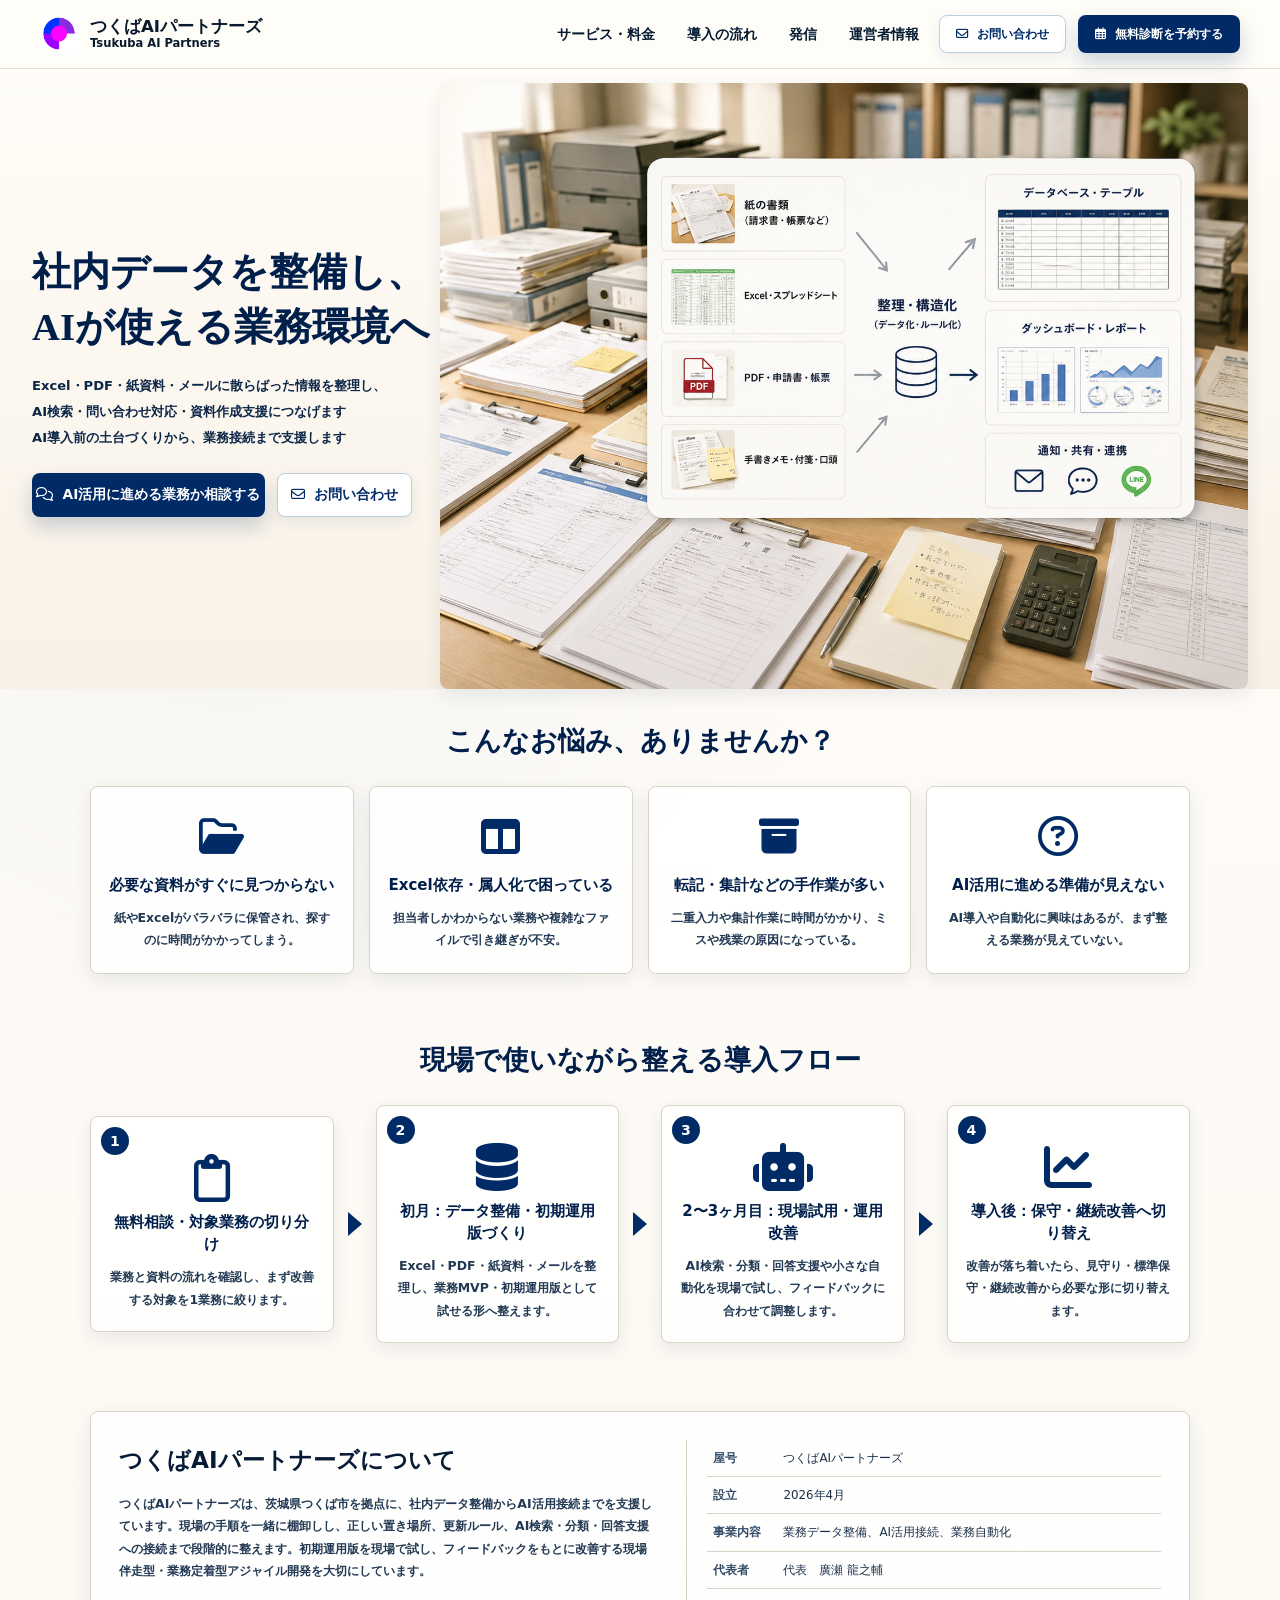
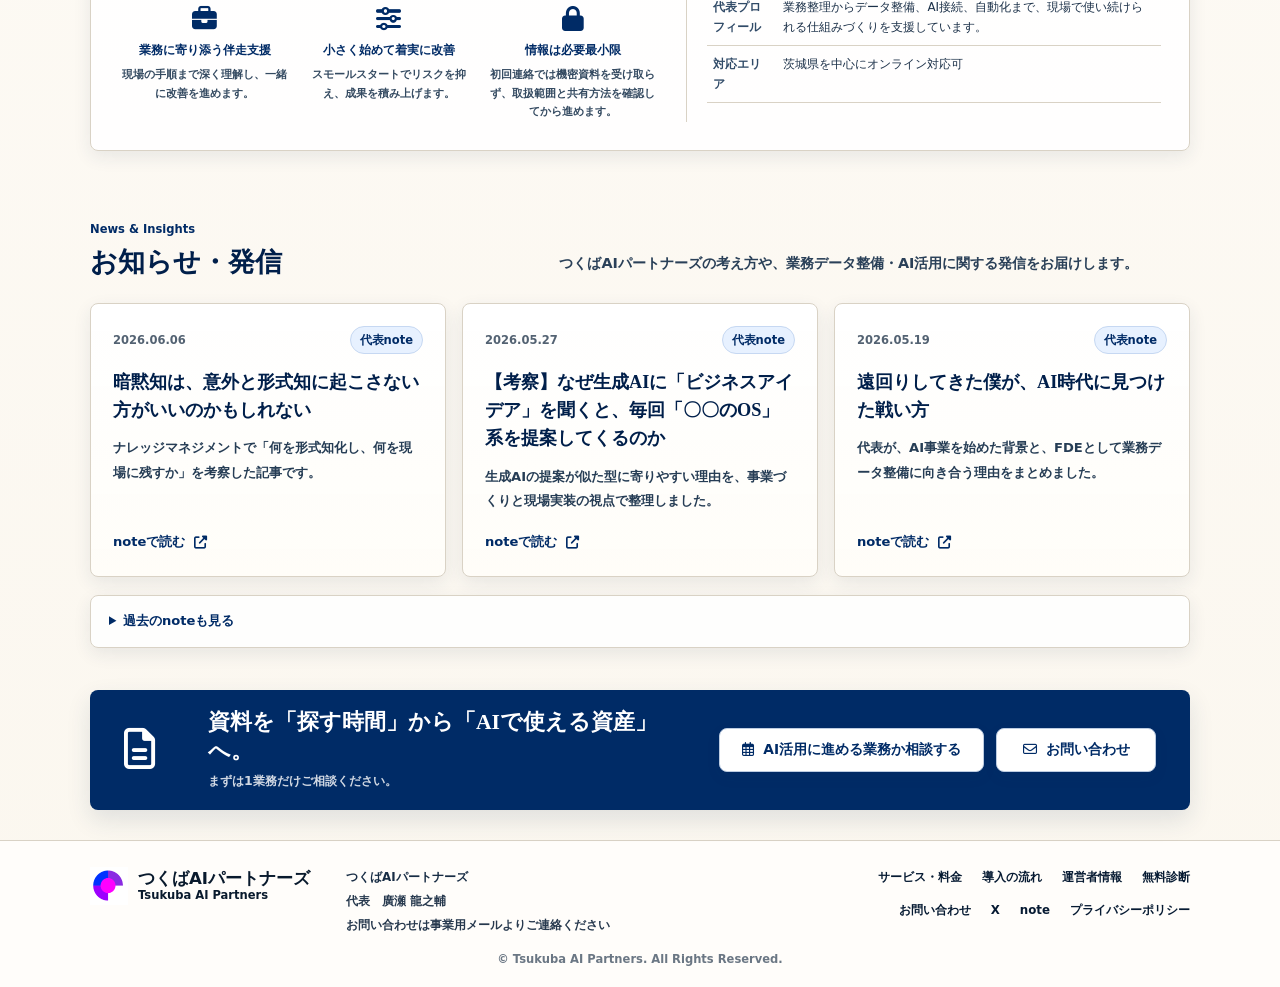
<file: index.html>
<!DOCTYPE html>
<html lang="ja">
<head>
    <meta charset="UTF-8">
    <meta name="viewport" content="width=device-width, initial-scale=1.0">
    <meta name="referrer" content="strict-origin-when-cross-origin">
    <meta http-equiv="Content-Security-Policy" content="default-src 'self'; base-uri 'self'; object-src 'none'; script-src 'self' 'sha256-Pma2pzvXaRolOt6M+J7AoHwdWeRe/DmDrveK357DvQw='; style-src 'self' 'unsafe-inline' https://fonts.googleapis.com https://cdnjs.cloudflare.com; font-src 'self' data: https://fonts.gstatic.com https://cdnjs.cloudflare.com; img-src 'self' data:; connect-src 'none'; form-action 'self'; upgrade-insecure-requests">
    <title>つくばAIパートナーズ｜社内データを整備し、AIが使える業務環境へ</title>
    <link rel="icon" type="image/svg+xml" href="logo.svg">
    <meta name="msvalidate.01" content="E8E56547920B375F2B868E48A9B4D5E6">
    <meta name="description" content="つくばAIパートナーズは、Excel・PDF・紙資料・メールに散らばった情報を整理し、AI検索・問い合わせ対応・資料作成支援に使える業務データへ整えます。">
    <meta name="keywords" content="つくば AI導入, 茨城 業務データ整備, 中小企業 自動化, データベース化, AI活用, つくばAIパートナーズ">
    <meta name="robots" content="index, follow">
    <link rel="canonical" href="https://tsukuba-ai.com/">

    <meta property="og:type" content="website">
    <meta property="og:title" content="つくばAIパートナーズ｜社内データを整備し、AIが使える業務環境へ">
    <meta property="og:description" content="Excel・PDF・紙資料・メールに散らばった情報を整理し、AI検索・問い合わせ対応・資料作成支援につなげます。">
    <meta property="og:url" content="https://tsukuba-ai.com/">
    <meta property="og:site_name" content="つくばAIパートナーズ">
    <meta property="og:locale" content="ja_JP">
    <meta name="twitter:card" content="summary_large_image">
    <meta property="og:image" content="https://tsukuba-ai.com/assets/office-data-automation.png">
    <meta property="og:image:width" content="1672">
    <meta property="og:image:height" content="941">
    <meta property="og:image:alt" content="AI導入の前に、業務データを整えるつくばAIパートナーズのイメージ">
    <meta name="twitter:title" content="つくばAIパートナーズ｜社内データを整備し、AIが使える業務環境へ">
    <meta name="twitter:description" content="Excel・PDF・紙資料・メールに散らばった情報を整理し、AI検索・問い合わせ対応・資料作成支援につなげます。">
    <meta name="twitter:image" content="https://tsukuba-ai.com/assets/office-data-automation.png">
    <script type="application/ld+json">
    {
      "@context": "https://schema.org",
      "@type": "LocalBusiness",
      "@id": "https://tsukuba-ai.com/#business",
      "name": "つくばAIパートナーズ",
      "alternateName": "Tsukuba AI Partners",
      "url": "https://tsukuba-ai.com/",
      "logo": "https://tsukuba-ai.com/assets/tap-logo.png",
      "image": "https://tsukuba-ai.com/assets/hero-raw.png",
      "description": "つくばAIパートナーズは、Excel・PDF・紙資料・メールに散らばった情報を整理し、AI検索・問い合わせ対応・資料作成支援に使える業務データへ整えます。",
      "foundingDate": "2026-04",
      "founder": {
        "@type": "Person",
        "name": "廣瀬 龍之輔",
        "jobTitle": "Forward Deployed Engineer"
      },
      "areaServed": [
        {
          "@type": "AdministrativeArea",
          "name": "茨城県"
        },
        {
          "@type": "City",
          "name": "つくば市"
        },
        {
          "@type": "Country",
          "name": "日本"
        }
      ],
      "knowsAbout": [
        "業務データ整備",
        "データベース化",
        "業務自動化",
        "AI活用支援"
      ],
      "sameAs": [
        "https://x.com/ryu_aiforsme",
        "https://note.com/ryu_aiforsme"
      ]
    }
    </script>

    <link rel="preconnect" href="https://fonts.googleapis.com">
    <link rel="preconnect" href="https://fonts.gstatic.com" crossorigin>
    <link href="https://fonts.googleapis.com/css2?family=Inter:wght@400;500;600;700;800;900&family=Noto+Sans+JP:wght@400;500;700;900&family=Noto+Serif+JP:wght@600;700;900&display=swap" rel="stylesheet">
    <link rel="stylesheet" href="https://cdnjs.cloudflare.com/ajax/libs/font-awesome/6.4.0/css/all.min.css" integrity="sha512-iecdLmaskl7CVkqkXNQ/ZH/XLlvWZOJyj7Yy7tcenmpD1ypASozpmT/E0iPtmFIB46ZmdtAc9eNBvH0H/ZpiBw==" crossorigin="anonymous" referrerpolicy="no-referrer">
    <link rel="stylesheet" href="tap-modern.css">
</head>
<body>
    <header class="site-header">
        <div class="site-container header-inner">
            <a class="brand" href="#top" aria-label="つくばAIパートナーズ トップ">
                <img src="assets/tap-logo.png" alt="">
                <span>
                    <strong>つくばAIパートナーズ</strong>
                    <small>Tsukuba AI Partners</small>
                </span>
            </a>
            <nav class="header-nav" aria-label="メインナビゲーション">
                <a href="services.html">サービス・料金</a>
                <a href="#flow">導入の流れ</a>
                <a href="#insights">発信</a>
                <a href="#about">運営者情報</a>
            </nav>
            <div class="header-actions">
                <a class="btn btn-light btn-small" href="contact.html"><i class="fa-regular fa-envelope"></i>お問い合わせ</a>
                <a class="btn btn-navy btn-small" href="free-diagnosis.html"><i class="fa-regular fa-calendar-days"></i>無料診断を予約する</a>
            </div>
        </div>
    </header>

    <main id="top">
        <section class="hero-section">
            <div class="site-container hero-layout">
                <div class="hero-copy fade-up">
                    <h1><span class="hero-nowrap">社内データを整備し、</span><br><span class="hero-nowrap">AIが使える業務環境へ</span></h1>
                    <p><span class="hero-nowrap">Excel・PDF・紙資料・メールに散らばった情報を整理し、</span><br><span class="hero-nowrap">AI検索・問い合わせ対応・資料作成支援につなげます</span><br><span class="hero-nowrap">AI導入前の土台づくりから、業務接続まで支援します</span></p>
                    <div class="hero-actions">
                        <a class="btn btn-navy" href="free-diagnosis.html"><i class="fa-regular fa-comments"></i>AI活用に進める業務か相談する</a>
                        <a class="btn btn-light" href="contact.html"><i class="fa-regular fa-envelope"></i>お問い合わせ</a>
                    </div>
                </div>
                <div class="hero-image fade-up">
                    <img src="assets/hero-raw.png" alt="紙資料が整理され、データベースやレポートに変わる流れ">
                </div>
            </div>
        </section>

        <section class="section problem-section">
            <div class="site-container">
                <h2 class="section-title fade-up">こんなお悩み、ありませんか？</h2>
                <div class="problem-grid">
                    <article class="problem-card fade-up">
                        <div class="line-icon"><i class="fa-regular fa-folder-open"></i></div>
                        <h3>必要な資料がすぐに見つからない</h3>
                        <p>紙やExcelがバラバラに保管され、探すのに時間がかかってしまう。</p>
                    </article>
                    <article class="problem-card fade-up">
                        <div class="line-icon"><i class="fa-solid fa-table-columns"></i></div>
                        <h3>Excel依存・属人化で困っている</h3>
                        <p>担当者しかわからない業務や複雑なファイルで引き継ぎが不安。</p>
                    </article>
                    <article class="problem-card fade-up">
                        <div class="line-icon"><i class="fa-solid fa-box-archive"></i></div>
                        <h3>転記・集計などの手作業が多い</h3>
                        <p>二重入力や集計作業に時間がかかり、ミスや残業の原因になっている。</p>
                    </article>
                    <article class="problem-card fade-up">
                        <div class="line-icon"><i class="fa-regular fa-circle-question"></i></div>
                        <h3>AI活用に進める準備が見えない</h3>
                        <p>AI導入や自動化に興味はあるが、まず整える業務が見えていない。</p>
                    </article>
                </div>
            </div>
        </section>

        <section id="services" class="section steps-section">
            <div class="site-container">
                <h2 class="section-title fade-up">現場で使いながら整える導入フロー</h2>
                <div id="flow" class="step-grid">
                    <article class="step-card fade-up">
                        <span class="number">1</span>
                        <i class="fa-regular fa-clipboard"></i>
                        <h3>無料相談・対象業務の切り分け</h3>
                        <p>業務と資料の流れを確認し、まず改善する対象を1業務に絞ります。</p>
                    </article>
                    <span class="step-arrow" aria-hidden="true"></span>
                    <article class="step-card fade-up">
                        <span class="number">2</span>
                        <i class="fa-solid fa-database"></i>
                        <h3>初月：データ整備・初期運用版づくり</h3>
                        <p>Excel・PDF・紙資料・メールを整理し、業務MVP・初期運用版として試せる形へ整えます。</p>
                    </article>
                    <span class="step-arrow" aria-hidden="true"></span>
                    <article class="step-card fade-up">
                        <span class="number">3</span>
                        <i class="fa-solid fa-robot"></i>
                        <h3>2〜3ヶ月目：現場試用・運用改善</h3>
                        <p>AI検索・分類・回答支援や小さな自動化を現場で試し、フィードバックに合わせて調整します。</p>
                    </article>
                    <span class="step-arrow" aria-hidden="true"></span>
                    <article class="step-card fade-up">
                        <span class="number">4</span>
                        <i class="fa-solid fa-chart-line"></i>
                        <h3>導入後：保守・継続改善へ切り替え</h3>
                        <p>改善が落ち着いたら、見守り・標準保守・継続改善から必要な形に切り替えます。</p>
                    </article>
                </div>
            </div>
        </section>

        <section id="about" class="section about-section">
            <div class="site-container about-panel fade-up">
                <div class="about-copy">
                    <h2>つくばAIパートナーズについて</h2>
                    <p>つくばAIパートナーズは、茨城県つくば市を拠点に、社内データ整備からAI活用接続までを支援しています。現場の手順を一緒に棚卸しし、正しい置き場所、更新ルール、AI検索・分類・回答支援への接続まで段階的に整えます。初期運用版を現場で試し、フィードバックをもとに改善する現場伴走型・業務定着型アジャイル開発を大切にしています。</p>
                    <div class="about-values">
                        <div>
                            <i class="fa-solid fa-briefcase"></i>
                            <strong>業務に寄り添う伴走支援</strong>
                            <span>現場の手順まで深く理解し、一緒に改善を進めます。</span>
                        </div>
                        <div>
                            <i class="fa-solid fa-sliders"></i>
                            <strong>小さく始めて着実に改善</strong>
                            <span>スモールスタートでリスクを抑え、成果を積み上げます。</span>
                        </div>
                        <div>
                            <i class="fa-solid fa-lock"></i>
                            <strong>情報は必要最小限</strong>
                            <span>初回連絡では機密資料を受け取らず、取扱範囲と共有方法を確認してから進めます。</span>
                        </div>
                    </div>
                </div>
                <div class="company-card">
                    <table>
                        <tbody>
                            <tr><th>屋号</th><td>つくばAIパートナーズ</td></tr>
                            <tr><th>設立</th><td>2026年4月</td></tr>
                            <tr><th>事業内容</th><td>業務データ整備、AI活用接続、業務自動化</td></tr>
                            <tr><th>代表者</th><td>代表　廣瀬 龍之輔</td></tr>
                            <tr><th>代表プロフィール</th><td>業務整理からデータ整備、AI接続、自動化まで、現場で使い続けられる仕組みづくりを支援しています。</td></tr>
                            <tr><th>対応エリア</th><td>茨城県を中心にオンライン対応可</td></tr>
                        </tbody>
                    </table>
                </div>
            </div>
        </section>

        <section id="insights" class="section insights-section">
            <div class="site-container">
                <div class="section-heading-row fade-up">
                    <div>
                        <span class="section-kicker">News &amp; Insights</span>
                        <h2 class="section-title left">お知らせ・発信</h2>
                    </div>
                    <p>つくばAIパートナーズの考え方や、業務データ整備・AI活用に関する発信をお届けします。</p>
                </div>
                <div class="note-grid">
                    <article class="note-card fade-up">
                        <div class="note-meta">
                            <time datetime="2026-06-06">2026.06.06</time>
                            <span>代表note</span>
                        </div>
                        <h3>暗黙知は、意外と形式知に起こさない方がいいのかもしれない</h3>
                        <p>ナレッジマネジメントで「何を形式知化し、何を現場に残すか」を考察した記事です。</p>
                        <a href="https://note.com/ryu_aiforsme/n/ne9aaef554383" target="_blank" rel="noopener noreferrer">noteで読む <i class="fa-solid fa-up-right-from-square"></i></a>
                    </article>
                    <article class="note-card fade-up">
                        <div class="note-meta">
                            <time datetime="2026-05-27">2026.05.27</time>
                            <span>代表note</span>
                        </div>
                        <h3>【考察】なぜ生成AIに「ビジネスアイデア」を聞くと、毎回「〇〇のOS」系を提案してくるのか</h3>
                        <p>生成AIの提案が似た型に寄りやすい理由を、事業づくりと現場実装の視点で整理しました。</p>
                        <a href="https://note.com/ryu_aiforsme/n/n65f6c66733b4" target="_blank" rel="noopener noreferrer">noteで読む <i class="fa-solid fa-up-right-from-square"></i></a>
                    </article>
                    <article class="note-card fade-up">
                        <div class="note-meta">
                            <time datetime="2026-05-19">2026.05.19</time>
                            <span>代表note</span>
                        </div>
                        <h3>遠回りしてきた僕が、AI時代に見つけた戦い方</h3>
                        <p>代表が、AI事業を始めた背景と、FDEとして業務データ整備に向き合う理由をまとめました。</p>
                        <a href="https://note.com/ryu_aiforsme/n/n8958a3a6f863" target="_blank" rel="noopener noreferrer">noteで読む <i class="fa-solid fa-up-right-from-square"></i></a>
                    </article>
                </div>
                <details class="note-archive fade-up">
                    <summary>過去のnoteも見る</summary>
                    <div class="note-archive-list">
                        <article>
                            <time datetime="2026-05-23">2026.05.23</time>
                            <a href="https://note.com/ryu_aiforsme/n/n7f9a4fcbdbf5" target="_blank" rel="noopener noreferrer">AIに任せきると、起業の本質に気づけない話</a>
                        </article>
                        <article>
                            <time datetime="2026-05-21">2026.05.21</time>
                            <a href="https://note.com/ryu_aiforsme/n/ndf5f796a1a67" target="_blank" rel="noopener noreferrer">AIが思い通りにならない！|ハーネス設計のすすめ</a>
                        </article>
                    </div>
                </details>
            </div>
        </section>

        <section class="cta-section">
            <div class="site-container cta-panel fade-up">
                <div class="cta-document"><i class="fa-regular fa-file-lines"></i></div>
                <div class="cta-copy">
                    <h2>資料を「探す時間」から「AIで使える資産」へ。</h2>
                    <p>まずは1業務だけご相談ください。</p>
                </div>
                <div class="cta-actions">
                    <a class="btn btn-light" href="free-diagnosis.html"><i class="fa-regular fa-calendar-days"></i>AI活用に進める業務か相談する</a>
                    <a class="btn btn-light" href="contact.html"><i class="fa-regular fa-envelope"></i>お問い合わせ</a>
                </div>
            </div>
        </section>
    </main>

    <footer class="site-footer">
        <div class="site-container footer-layout">
            <a class="brand footer-brand" href="#top">
                <img src="assets/tap-logo.png" alt="">
                <span>
                    <strong>つくばAIパートナーズ</strong>
                    <small>Tsukuba AI Partners</small>
                </span>
            </a>
            <div class="footer-address">
                <strong>つくばAIパートナーズ</strong>
                <span>代表　廣瀬 龍之輔</span>
                <span>お問い合わせは事業用メールよりご連絡ください</span>
            </div>
            <nav class="footer-nav" aria-label="フッターナビゲーション">
                <a href="services.html">サービス・料金</a>
                <a href="#flow">導入の流れ</a>
                <a href="#about">運営者情報</a>
                <a href="free-diagnosis.html">無料診断</a>
                <a href="contact.html">お問い合わせ</a>
                <a href="https://x.com/ryu_aiforsme" target="_blank" rel="noopener noreferrer">X</a>
                <a href="https://note.com/ryu_aiforsme" target="_blank" rel="noopener noreferrer">note</a>
                <a href="privacy.html">プライバシーポリシー</a>
            </nav>
        </div>
        <p class="copyright">© Tsukuba AI Partners. All Rights Reserved.</p>
    </footer>

    <script src="tap-modern.js"></script>
</body>
</html>
</file>
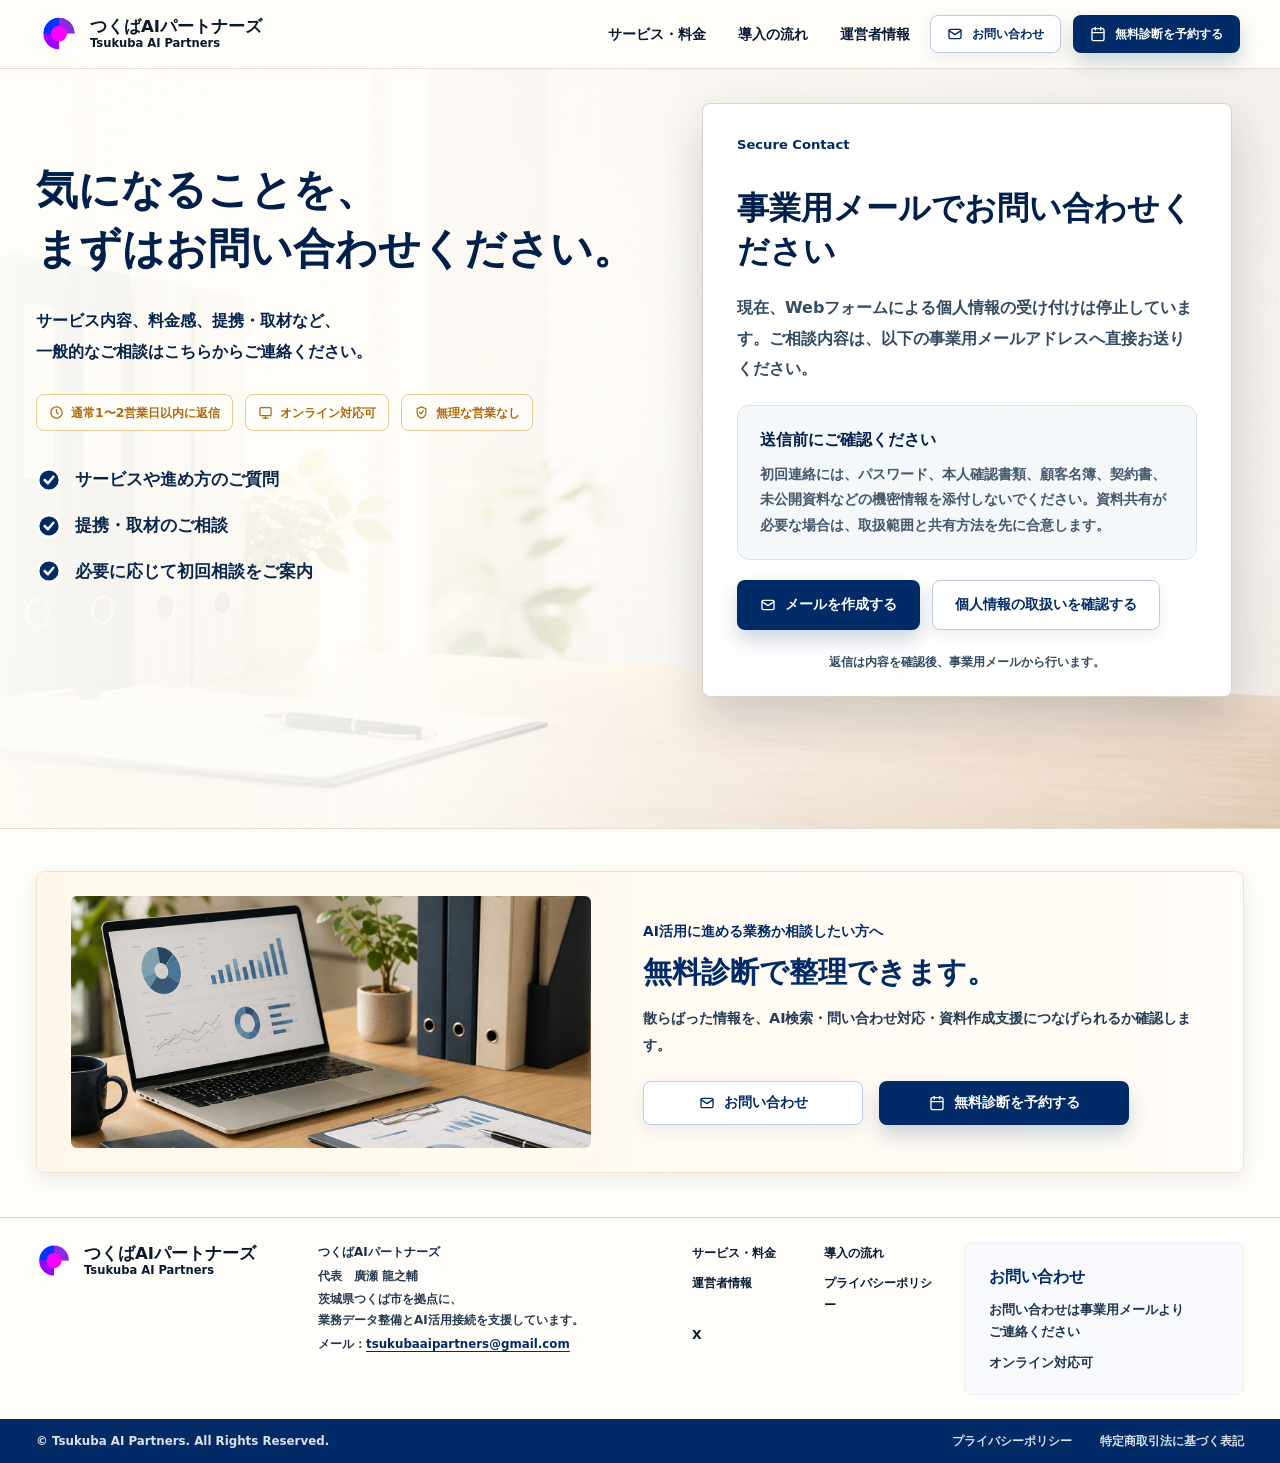
<file: contact.html>
<!DOCTYPE html>
<html lang="ja">
<head>
    <meta charset="UTF-8">
    <meta name="viewport" content="width=device-width, initial-scale=1.0">
    <meta name="referrer" content="strict-origin-when-cross-origin">
    <meta http-equiv="Content-Security-Policy" content="default-src 'self'; base-uri 'self'; object-src 'none'; script-src 'self'; style-src 'self' 'unsafe-inline' https://fonts.googleapis.com https://cdnjs.cloudflare.com; font-src 'self' data: https://fonts.gstatic.com https://cdnjs.cloudflare.com; img-src 'self' data:; connect-src 'none'; form-action 'self'; upgrade-insecure-requests">
    <title>お問い合わせ｜つくばAIパートナーズ</title>
    <link rel="icon" type="image/svg+xml" href="logo.svg">
    <meta name="description" content="つくばAIパートナーズへの一般お問い合わせ窓口。サービス内容、料金、提携、取材、その他のご連絡は事業用メールで受け付けています。">
    <link rel="canonical" href="https://tsukuba-ai.com/contact.html">
    <meta name="robots" content="index, follow">
    <meta property="og:type" content="website">
    <meta property="og:title" content="お問い合わせ｜つくばAIパートナーズ">
    <meta property="og:description" content="サービス内容、料金、提携、取材、その他のご連絡はこちらから。AI活用に進める業務か確認したい場合は無料診断ページをご利用ください。">
    <meta property="og:url" content="https://tsukuba-ai.com/contact.html">
    <meta property="og:site_name" content="つくばAIパートナーズ">
    <meta property="og:locale" content="ja_JP">
    <meta property="og:image" content="https://tsukuba-ai.com/contact-assets/images/contact-hero.png">
    <meta property="og:image:width" content="1672">
    <meta property="og:image:height" content="941">
    <meta property="og:image:alt" content="つくばAIパートナーズへのお問い合わせ">
    <meta name="twitter:card" content="summary_large_image">
    <meta name="twitter:title" content="お問い合わせ｜つくばAIパートナーズ">
    <meta name="twitter:description" content="サービス内容、料金、提携、取材、その他のご連絡はこちらから。AI活用に進める業務か確認したい場合は無料診断ページをご利用ください。">
    <meta name="twitter:image" content="https://tsukuba-ai.com/contact-assets/images/contact-hero.png">
    <link rel="preconnect" href="https://fonts.googleapis.com">
    <link rel="preconnect" href="https://fonts.gstatic.com" crossorigin>
    <link href="https://fonts.googleapis.com/css2?family=Inter:wght@400;500;600;700;800;900&family=Noto+Sans+JP:wght@400;500;700;900&family=Noto+Serif+JP:wght@600;700;900&display=swap" rel="stylesheet">
    <link rel="stylesheet" href="tap-modern.css">
</head>
<body class="contact-page contact-lp-page">
    <svg aria-hidden="true" class="svg-sprite">
        <symbol id="icon-mail" viewBox="0 0 24 24">
            <rect x="3" y="5" width="18" height="14" rx="2"></rect>
            <path d="m3 7 9 6 9-6"></path>
        </symbol>
        <symbol id="icon-calendar" viewBox="0 0 24 24">
            <path d="M8 2v4"></path>
            <path d="M16 2v4"></path>
            <rect x="3" y="4" width="18" height="18" rx="2"></rect>
            <path d="M3 10h18"></path>
        </symbol>
        <symbol id="icon-clock" viewBox="0 0 24 24">
            <circle cx="12" cy="12" r="9"></circle>
            <path d="M12 7v5l3 2"></path>
        </symbol>
        <symbol id="icon-monitor" viewBox="0 0 24 24">
            <rect x="3" y="4" width="18" height="13" rx="2"></rect>
            <path d="M8 21h8"></path>
            <path d="M12 17v4"></path>
        </symbol>
        <symbol id="icon-map-pin" viewBox="0 0 24 24">
            <path d="M20 10c0 5-8 11-8 11S4 15 4 10a8 8 0 1 1 16 0Z"></path>
            <circle cx="12" cy="10" r="3"></circle>
        </symbol>
        <symbol id="icon-shield" viewBox="0 0 24 24">
            <path d="M12 3 5 6v5c0 5 3.4 8.8 7 10 3.6-1.2 7-5 7-10V6l-7-3Z"></path>
            <path d="m9 12 2 2 4-5"></path>
        </symbol>
        <symbol id="icon-check" viewBox="0 0 24 24">
            <circle cx="12" cy="12" r="10"></circle>
            <path d="m8 12 3 3 5-6"></path>
        </symbol>
        <symbol id="icon-messages" viewBox="0 0 24 24">
            <path d="M4 5h12a3 3 0 0 1 3 3v5a3 3 0 0 1-3 3H9l-5 4v-4a3 3 0 0 1-3-3V8a3 3 0 0 1 3-3Z"></path>
            <path d="M9 9h6"></path>
            <path d="M9 12h4"></path>
            <path d="M15 17h2l4 3v-3a2 2 0 0 0 2-2v-4"></path>
        </symbol>
        <symbol id="icon-calculator" viewBox="0 0 24 24">
            <rect x="5" y="3" width="14" height="18" rx="2"></rect>
            <path d="M8 7h8"></path>
            <path d="M8 11h2"></path>
            <path d="M12 11h2"></path>
            <path d="M16 11h.01"></path>
            <path d="M8 15h2"></path>
            <path d="M12 15h2"></path>
            <path d="M16 15h.01"></path>
        </symbol>
        <symbol id="icon-handshake" viewBox="0 0 24 24">
            <path d="M8 12 5.5 9.5a3 3 0 0 1 0-4.2 3 3 0 0 1 4.2 0l1.2 1.2"></path>
            <path d="m14 8 1.2-1.2a3 3 0 0 1 4.2 4.2L17 13.4"></path>
            <path d="M7 13.5 10.5 17a2 2 0 0 0 2.8 0l4.2-4.2"></path>
            <path d="m10 9 2-2 4 4"></path>
        </symbol>
        <symbol id="icon-megaphone" viewBox="0 0 24 24">
            <path d="M3 11v3a2 2 0 0 0 2 2h2l4 4v-4l8 2V7l-8 2H5a2 2 0 0 0-2 2Z"></path>
            <path d="M19 9.5a3.5 3.5 0 0 1 0 6"></path>
        </symbol>
        <symbol id="icon-clipboard-check" viewBox="0 0 24 24">
            <rect x="5" y="4" width="14" height="17" rx="2"></rect>
            <path d="M9 4.5A2.5 2.5 0 0 1 11.5 2h1A2.5 2.5 0 0 1 15 4.5V6H9z"></path>
            <path d="m9 14 2 2 4-5"></path>
        </symbol>
        <symbol id="icon-mail-search" viewBox="0 0 24 24">
            <rect x="3" y="5" width="15" height="12" rx="2"></rect>
            <path d="m3 7 7.5 5 7.5-5"></path>
            <circle cx="17" cy="17" r="3"></circle>
            <path d="m19.5 19.5 2 2"></path>
        </symbol>
        <symbol id="icon-screen-chat" viewBox="0 0 24 24">
            <rect x="3" y="4" width="18" height="14" rx="2"></rect>
            <path d="M8 21h8"></path>
            <path d="M12 18v3"></path>
            <path d="M8 9h8"></path>
            <path d="M8 12h5"></path>
        </symbol>
        <symbol id="icon-arrow-right" viewBox="0 0 24 24">
            <path d="M5 12h14"></path>
            <path d="m13 6 6 6-6 6"></path>
        </symbol>
    </svg>

    <header class="site-header">
        <div class="site-container header-inner">
            <a class="brand" href="index.html" aria-label="つくばAIパートナーズ トップ">
                <img src="assets/tap-logo.png" alt="">
                <span>
                    <strong>つくばAIパートナーズ</strong>
                    <small>Tsukuba AI Partners</small>
                </span>
            </a>
            <nav class="header-nav" aria-label="メインナビゲーション">
                <a href="services.html">サービス・料金</a>
                <a href="index.html#flow">導入の流れ</a>
                <a href="index.html#about">運営者情報</a>
            </nav>
            <div class="header-actions">
                <a class="btn btn-light btn-small" href="#inquiry-form"><svg class="btn-icon"><use href="#icon-mail"></use></svg>お問い合わせ</a>
                <a class="btn btn-navy btn-small" href="free-diagnosis.html"><svg class="btn-icon"><use href="#icon-calendar"></use></svg>無料診断を予約する</a>
            </div>
        </div>
    </header>

    <main>
        <section class="ct-hero">
            <div class="site-container ct-hero-inner">
                <div class="ct-hero-copy fade-up">
                    <h1>気になることを、<br>まずはお問い合わせください。</h1>
                    <p>サービス内容、料金感、提携・取材など、<br>一般的なご相談はこちらからご連絡ください。</p>

                    <div class="ct-pill-list" aria-label="お問い合わせの特徴">
                        <span><svg><use href="#icon-clock"></use></svg>通常1〜2営業日以内に返信</span>
                        <span><svg><use href="#icon-monitor"></use></svg>オンライン対応可</span>
                        <span><svg><use href="#icon-shield"></use></svg>無理な営業なし</span>
                    </div>

                    <ul class="ct-hero-checks">
                        <li><svg><use href="#icon-check"></use></svg>サービスや進め方のご質問</li>
                        <li><svg><use href="#icon-check"></use></svg>提携・取材のご相談</li>
                        <li><svg><use href="#icon-check"></use></svg>必要に応じて初回相談をご案内</li>
                    </ul>
                </div>

                <section id="inquiry-form" class="contact-form-card ct-form-card fade-up" aria-label="安全なお問い合わせ方法">
                    <div class="form-body">
                        <div class="secure-contact-copy">
                            <span class="contact-kicker">Secure Contact</span>
                            <h2>事業用メールでお問い合わせください</h2>
                            <p>現在、Webフォームによる個人情報の受け付けは停止しています。ご相談内容は、以下の事業用メールアドレスへ直接お送りください。</p>
                            <div class="secure-contact-safety">
                                <strong>送信前にご確認ください</strong>
                                <p>初回連絡には、パスワード、本人確認書類、顧客名簿、契約書、未公開資料などの機密情報を添付しないでください。資料共有が必要な場合は、取扱範囲と共有方法を先に合意します。</p>
                            </div>
                            <div class="secure-contact-actions">
                                <a class="btn btn-navy" href="mailto:tsukubaaipartners@gmail.com?subject=%E3%81%A4%E3%81%8F%E3%81%B0AI%E3%83%91%E3%83%BC%E3%83%88%E3%83%8A%E3%83%BC%E3%82%BA%E3%81%B8%E3%81%AE%E3%81%8A%E5%95%8F%E3%81%84%E5%90%88%E3%82%8F%E3%81%9B"><svg class="btn-icon"><use href="#icon-mail"></use></svg>メールを作成する</a>
                                <a class="btn btn-light" href="privacy.html">個人情報の取扱いを確認する</a>
                            </div>
                            <p class="form-note">返信は内容を確認後、事業用メールから行います。</p>
                        </div>
                    </div>
                </section>
            </div>
        </section>

        <section class="ct-cta-section">
            <div class="site-container">
                <div class="ct-cta-panel fade-up">
                    <img src="contact-assets/images/contact-diagnosis.png" alt="">
                    <div class="ct-cta-copy">
                        <span>AI活用に進める業務か相談したい方へ</span>
                        <h2>無料診断で整理できます。</h2>
                        <p>散らばった情報を、AI検索・問い合わせ対応・資料作成支援につなげられるか確認します。</p>
                        <div class="ct-cta-actions">
                            <a class="btn btn-light" href="#inquiry-form"><svg class="btn-icon"><use href="#icon-mail"></use></svg>お問い合わせ</a>
                            <a class="btn btn-navy" href="free-diagnosis.html"><svg class="btn-icon"><use href="#icon-calendar"></use></svg>無料診断を予約する</a>
                        </div>
                    </div>
                </div>
            </div>
        </section>
    </main>

    <footer class="site-footer fd-footer">
        <div class="site-container fd-footer-layout">
            <a class="brand footer-brand" href="index.html">
                <img src="assets/tap-logo.png" alt="">
                <span>
                    <strong>つくばAIパートナーズ</strong>
                    <small>Tsukuba AI Partners</small>
                </span>
            </a>
            <div class="footer-address">
                <strong>つくばAIパートナーズ</strong>
                <span>代表　廣瀬 龍之輔</span>
                <span>茨城県つくば市を拠点に、<br>業務データ整備とAI活用接続を支援しています。</span>
                <span>メール：<a href="mailto:tsukubaaipartners@gmail.com">tsukubaaipartners@gmail.com</a></span>
            </div>
            <nav class="fd-footer-nav" aria-label="フッターナビゲーション">
                <a href="services.html">サービス・料金</a>
                <a href="index.html#flow">導入の流れ</a>
                <a href="index.html#about">運営者情報</a>
                <a href="privacy.html">プライバシーポリシー</a>
                <a href="https://x.com/ryu_aiforsme" target="_blank" rel="noopener noreferrer">X</a>
            </nav>
            <section class="fd-footer-contact" aria-label="お問い合わせ">
                <h2>お問い合わせ</h2>
                <p>お問い合わせは事業用メールより<br>ご連絡ください</p>
                <p>オンライン対応可</p>
            </section>
        </div>
        <div class="fd-footer-bottom">
            <div class="site-container fd-footer-bottom-inner">
                <p>© Tsukuba AI Partners. All Rights Reserved.</p>
                <div>
                    <a href="privacy.html">プライバシーポリシー</a>
                    <a href="privacy.html#law">特定商取引法に基づく表記</a>
                </div>
            </div>
        </div>
    </footer>

    <script src="tap-modern.js"></script>
</body>
</html>
</file>
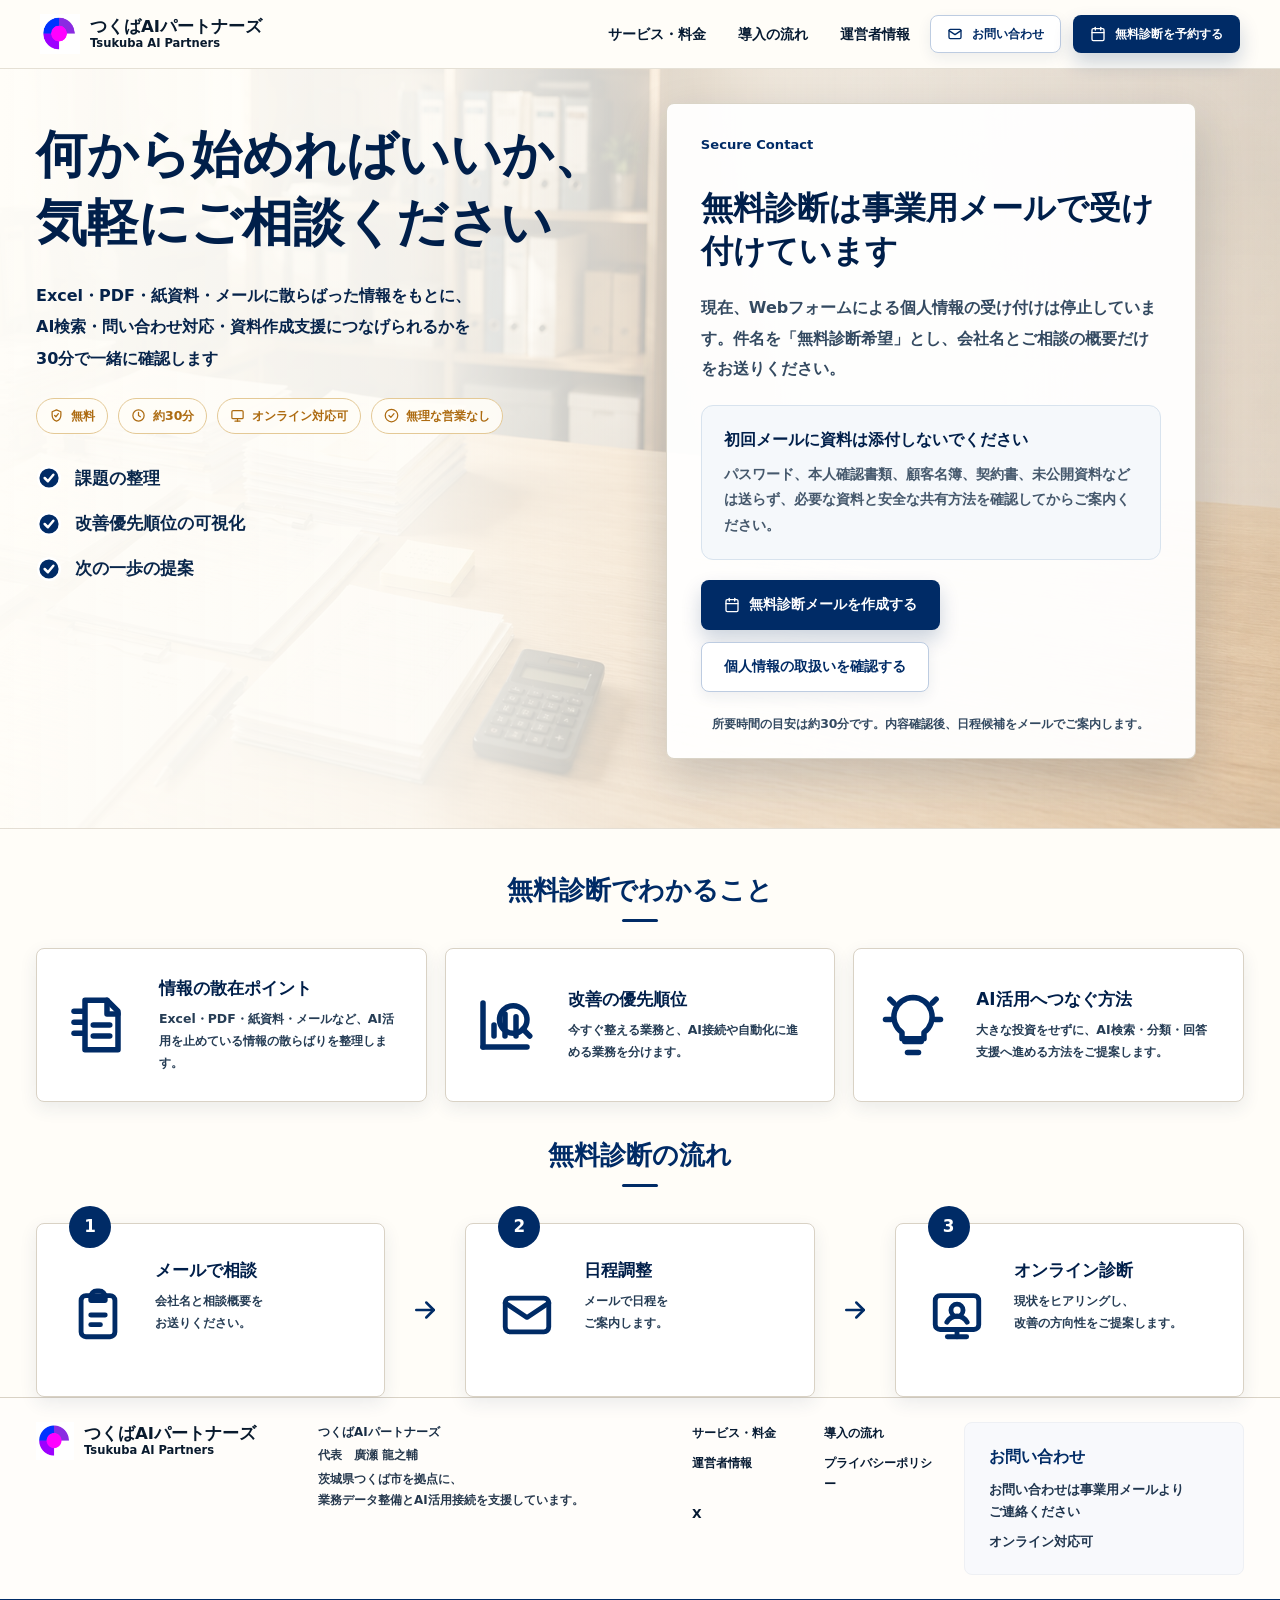
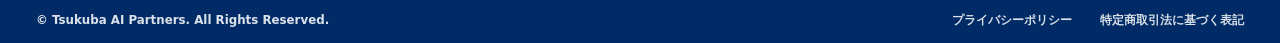
<file: free-diagnosis.html>
<!DOCTYPE html>
<html lang="ja">
<head>
    <meta charset="UTF-8">
    <meta name="viewport" content="width=device-width, initial-scale=1.0">
    <meta name="referrer" content="strict-origin-when-cross-origin">
    <meta http-equiv="Content-Security-Policy" content="default-src 'self'; base-uri 'self'; object-src 'none'; script-src 'self'; style-src 'self' 'unsafe-inline' https://fonts.googleapis.com https://cdnjs.cloudflare.com; font-src 'self' data: https://fonts.gstatic.com https://cdnjs.cloudflare.com; img-src 'self' data:; connect-src 'none'; form-action 'self'; upgrade-insecure-requests">
    <title>無料診断｜つくばAIパートナーズ</title>
    <link rel="icon" type="image/svg+xml" href="logo.svg">
    <meta name="description" content="Excel・PDF・紙資料・メールに散らばった情報をもとに、どんなAI活用ができるかを30分で無料診断いたします">
    <link rel="canonical" href="https://tsukuba-ai.com/free-diagnosis.html">
    <meta name="robots" content="index, follow">
    <meta property="og:type" content="website">
    <meta property="og:title" content="無料診断｜つくばAIパートナーズ">
    <meta property="og:description" content="散らばった社内情報をもとに、どんなAI活用ができるかを30分で無料診断いたします">
    <meta property="og:url" content="https://tsukuba-ai.com/free-diagnosis.html">
    <meta property="og:site_name" content="つくばAIパートナーズ">
    <meta property="og:locale" content="ja_JP">
    <meta property="og:image" content="https://tsukuba-ai.com/free-diagnosis-assets/images/hero-desk.png">
    <meta property="og:image:width" content="1672">
    <meta property="og:image:height" content="941">
    <meta property="og:image:alt" content="紙・Excel・PDF業務の無料診断イメージ">
    <meta name="twitter:card" content="summary_large_image">
    <meta name="twitter:title" content="無料診断｜つくばAIパートナーズ">
    <meta name="twitter:description" content="散らばった社内情報をもとに、どんなAI活用ができるかを30分で無料診断いたします">
    <meta name="twitter:image" content="https://tsukuba-ai.com/free-diagnosis-assets/images/hero-desk.png">
    <link rel="preconnect" href="https://fonts.googleapis.com">
    <link rel="preconnect" href="https://fonts.gstatic.com" crossorigin>
    <link href="https://fonts.googleapis.com/css2?family=Inter:wght@400;500;600;700;800;900&family=Noto+Sans+JP:wght@400;500;700;900&family=Noto+Serif+JP:wght@600;700;900&display=swap" rel="stylesheet">
    <link rel="stylesheet" href="tap-modern.css">
</head>
<body class="free-diagnosis-page">
    <svg aria-hidden="true" class="svg-sprite">
        <symbol id="icon-mail" viewBox="0 0 24 24">
            <rect x="3" y="5" width="18" height="14" rx="2"></rect>
            <path d="m3 7 9 6 9-6"></path>
        </symbol>
        <symbol id="icon-calendar" viewBox="0 0 24 24">
            <path d="M8 2v4"></path>
            <path d="M16 2v4"></path>
            <rect x="3" y="4" width="18" height="18" rx="2"></rect>
            <path d="M3 10h18"></path>
        </symbol>
        <symbol id="icon-clock" viewBox="0 0 24 24">
            <circle cx="12" cy="12" r="9"></circle>
            <path d="M12 7v5l3 2"></path>
        </symbol>
        <symbol id="icon-monitor" viewBox="0 0 24 24">
            <rect x="3" y="4" width="18" height="13" rx="2"></rect>
            <path d="M8 21h8"></path>
            <path d="M12 17v4"></path>
        </symbol>
        <symbol id="icon-shield" viewBox="0 0 24 24">
            <path d="M12 3 5 6v5c0 5 3.4 8.8 7 10 3.6-1.2 7-5 7-10V6l-7-3Z"></path>
            <path d="m9 12 2 2 4-5"></path>
        </symbol>
        <symbol id="icon-check" viewBox="0 0 24 24">
            <circle cx="12" cy="12" r="10"></circle>
            <path d="m8 12 3 3 5-6"></path>
        </symbol>
        <symbol id="icon-documents" viewBox="0 0 24 24">
            <path d="M8 3h8l4 4v14H8z"></path>
            <path d="M16 3v5h4"></path>
            <path d="M4 7h3"></path>
            <path d="M4 11h3"></path>
            <path d="M4 15h3"></path>
            <path d="M11 12h6"></path>
            <path d="M11 16h6"></path>
        </symbol>
        <symbol id="icon-chart" viewBox="0 0 24 24">
            <path d="M4 20V4"></path>
            <path d="M4 20h16"></path>
            <path d="M8 16v-4"></path>
            <path d="M12 16V8"></path>
            <path d="M16 16v-7"></path>
            <circle cx="15" cy="10" r="5"></circle>
            <path d="m18.5 13.5 2.5 2.5"></path>
        </symbol>
        <symbol id="icon-lightbulb" viewBox="0 0 24 24">
            <path d="M9 18h6"></path>
            <path d="M10 22h4"></path>
            <path d="M12 2a7 7 0 0 0-4 12.7V17h8v-2.3A7 7 0 0 0 12 2Z"></path>
            <path d="M4 10H2"></path>
            <path d="M22 10h-2"></path>
            <path d="m5 4-1.4-1.4"></path>
            <path d="m20.4 2.6-1.4 1.4"></path>
        </symbol>
        <symbol id="icon-folder-help" viewBox="0 0 24 24">
            <path d="M3 6.5A2.5 2.5 0 0 1 5.5 4H10l2 2h6.5A2.5 2.5 0 0 1 21 8.5v8A2.5 2.5 0 0 1 18.5 19h-13A2.5 2.5 0 0 1 3 16.5z"></path>
            <path d="M12 15v-.2c0-1 .8-1.4 1.5-1.9.6-.4 1-.8 1-1.5 0-1-1-1.7-2.2-1.7-1 0-1.8.4-2.4 1.1"></path>
            <path d="M12 17h.01"></path>
        </symbol>
        <symbol id="icon-table" viewBox="0 0 24 24">
            <rect x="4" y="4" width="16" height="16" rx="2"></rect>
            <path d="M4 10h16"></path>
            <path d="M10 4v16"></path>
            <path d="M14 4v16"></path>
        </symbol>
        <symbol id="icon-sync-file" viewBox="0 0 24 24">
            <path d="M7 3h7l4 4v4"></path>
            <path d="M14 3v5h5"></path>
            <path d="M6 14a5 5 0 0 1 8.6-3.5"></path>
            <path d="M15 9.5V14h-4.5"></path>
            <path d="M18 15a5 5 0 0 1-8.6 3.5"></path>
            <path d="M9 19.5V15h4.5"></path>
        </symbol>
        <symbol id="icon-help-head" viewBox="0 0 24 24">
            <path d="M12 21a8 8 0 0 0 8-8 8 8 0 0 0-16 0c0 2.2.9 4.3 2.4 5.7L6 22l4.2-1.4c.6.2 1.2.4 1.8.4Z"></path>
            <path d="M9.8 10.1a2.3 2.3 0 1 1 3.7 1.8c-.8.6-1.3 1.1-1.3 2.1"></path>
            <path d="M12.2 17h.01"></path>
        </symbol>
        <symbol id="icon-clipboard" viewBox="0 0 24 24">
            <rect x="5" y="4" width="14" height="17" rx="2"></rect>
            <path d="M9 4.5A2.5 2.5 0 0 1 11.5 2h1A2.5 2.5 0 0 1 15 4.5V6H9z"></path>
            <path d="M9 12h6"></path>
            <path d="M9 16h4"></path>
        </symbol>
        <symbol id="icon-user-screen" viewBox="0 0 24 24">
            <rect x="3" y="4" width="18" height="14" rx="2"></rect>
            <path d="M8 21h8"></path>
            <path d="M12 18v3"></path>
            <circle cx="12" cy="10" r="2.5"></circle>
            <path d="M7.8 15a4.8 4.8 0 0 1 8.4 0"></path>
        </symbol>
        <symbol id="icon-arrow-right" viewBox="0 0 24 24">
            <path d="M5 12h14"></path>
            <path d="m13 6 6 6-6 6"></path>
        </symbol>
    </svg>

    <header class="site-header">
        <div class="site-container header-inner">
            <a class="brand" href="index.html" aria-label="つくばAIパートナーズ トップ">
                <img src="assets/tap-logo.png" alt="">
                <span>
                    <strong>つくばAIパートナーズ</strong>
                    <small>Tsukuba AI Partners</small>
                </span>
            </a>
            <nav class="header-nav" aria-label="メインナビゲーション">
                <a href="services.html">サービス・料金</a>
                <a href="index.html#flow">導入の流れ</a>
                <a href="index.html#about">運営者情報</a>
            </nav>
            <div class="header-actions">
                <a class="btn btn-light btn-small" href="contact.html"><svg class="btn-icon"><use href="#icon-mail"></use></svg>お問い合わせ</a>
                <a class="btn btn-navy btn-small" href="#diagnosis-form"><svg class="btn-icon"><use href="#icon-calendar"></use></svg>無料診断を予約する</a>
            </div>
        </div>
    </header>

    <main>
        <section class="fd-hero">
            <div class="site-container fd-hero-inner">
                <div class="fd-hero-copy fade-up">
                    <h1>何から始めればいいか、<br>気軽にご相談ください</h1>
                    <p>Excel・PDF・紙資料・メールに散らばった情報をもとに、<br>AI検索・問い合わせ対応・資料作成支援につなげられるかを<br>30分で一緒に確認します</p>

                    <div class="fd-pill-list" aria-label="無料診断の特徴">
                        <span><svg><use href="#icon-shield"></use></svg>無料</span>
                        <span><svg><use href="#icon-clock"></use></svg>約30分</span>
                        <span><svg><use href="#icon-monitor"></use></svg>オンライン対応可</span>
                        <span><svg><use href="#icon-check"></use></svg>無理な営業なし</span>
                    </div>

                    <ul class="fd-hero-checks">
                        <li><svg><use href="#icon-check"></use></svg>課題の整理</li>
                        <li><svg><use href="#icon-check"></use></svg>改善優先順位の可視化</li>
                        <li><svg><use href="#icon-check"></use></svg>次の一歩の提案</li>
                    </ul>
                </div>

                <section id="diagnosis-form" class="contact-form-card fd-form-card fade-up" aria-label="無料診断の安全な申し込み方法">
                    <div class="form-body">
                        <div class="secure-contact-copy">
                            <span class="contact-kicker">Secure Contact</span>
                            <h2>無料診断は事業用メールで受け付けています</h2>
                            <p>現在、Webフォームによる個人情報の受け付けは停止しています。件名を「無料診断希望」とし、会社名とご相談の概要だけをお送りください。</p>
                            <div class="secure-contact-safety">
                                <strong>初回メールに資料は添付しないでください</strong>
                                <p>パスワード、本人確認書類、顧客名簿、契約書、未公開資料などは送らず、必要な資料と安全な共有方法を確認してからご案内ください。</p>
                            </div>
                            <div class="secure-contact-actions">
                                <a class="btn btn-navy" href="mailto:tsukubaaipartners@gmail.com?subject=%E7%84%A1%E6%96%99%E8%A8%BA%E6%96%AD%E5%B8%8C%E6%9C%9B"><svg class="btn-icon"><use href="#icon-calendar"></use></svg>無料診断メールを作成する</a>
                                <a class="btn btn-light" href="privacy.html">個人情報の取扱いを確認する</a>
                            </div>
                            <p class="form-note">所要時間の目安は約30分です。内容確認後、日程候補をメールでご案内します。</p>
                        </div>
                    </div>
                </section>
            </div>
        </section>

        <section class="fd-section">
            <div class="site-container">
                <div class="fd-section-heading fade-up">
                    <h2>無料診断でわかること</h2>
                </div>
                <div class="fd-insight-grid">
                    <article class="fd-insight-card fade-up">
                        <svg class="fd-card-icon"><use href="#icon-documents"></use></svg>
                        <div>
                            <h3>情報の散在ポイント</h3>
                            <p>Excel・PDF・紙資料・メールなど、AI活用を止めている情報の散らばりを整理します。</p>
                        </div>
                    </article>
                    <article class="fd-insight-card fade-up">
                        <svg class="fd-card-icon"><use href="#icon-chart"></use></svg>
                        <div>
                            <h3>改善の優先順位</h3>
                            <p>今すぐ整える業務と、AI接続や自動化に進める業務を分けます。</p>
                        </div>
                    </article>
                    <article class="fd-insight-card fade-up">
                        <svg class="fd-card-icon"><use href="#icon-lightbulb"></use></svg>
                        <div>
                            <h3>AI活用へつなぐ方法</h3>
                            <p>大きな投資をせずに、AI検索・分類・回答支援へ進める方法をご提案します。</p>
                        </div>
                    </article>
                </div>
            </div>
        </section>

        <section class="fd-section fd-section-tight">
            <div class="site-container">
                <div class="fd-section-heading fade-up">
                    <h2>無料診断の流れ</h2>
                </div>
                <div class="fd-flow-grid">
                    <article class="fd-flow-card fade-up">
                        <span>1</span>
                        <svg class="fd-flow-icon"><use href="#icon-clipboard"></use></svg>
                        <h3>メールで相談</h3>
                        <p>会社名と相談概要を<br>お送りください。</p>
                    </article>
                    <svg class="fd-flow-arrow"><use href="#icon-arrow-right"></use></svg>
                    <article class="fd-flow-card fade-up">
                        <span>2</span>
                        <svg class="fd-flow-icon"><use href="#icon-mail"></use></svg>
                        <h3>日程調整</h3>
                        <p>メールで日程を<br>ご案内します。</p>
                    </article>
                    <svg class="fd-flow-arrow"><use href="#icon-arrow-right"></use></svg>
                    <article class="fd-flow-card fade-up">
                        <span>3</span>
                        <svg class="fd-flow-icon"><use href="#icon-user-screen"></use></svg>
                        <h3>オンライン診断</h3>
                        <p>現状をヒアリングし、<br>改善の方向性をご提案します。</p>
                    </article>
                </div>
            </div>
        </section>

    </main>

    <footer class="site-footer fd-footer">
        <div class="site-container fd-footer-layout">
            <a class="brand footer-brand" href="index.html">
                <img src="assets/tap-logo.png" alt="">
                <span>
                    <strong>つくばAIパートナーズ</strong>
                    <small>Tsukuba AI Partners</small>
                </span>
            </a>
            <div class="footer-address">
                <strong>つくばAIパートナーズ</strong>
                <span>代表　廣瀬 龍之輔</span>
                <span>茨城県つくば市を拠点に、<br>業務データ整備とAI活用接続を支援しています。</span>
            </div>
            <nav class="fd-footer-nav" aria-label="フッターナビゲーション">
                <a href="services.html">サービス・料金</a>
                <a href="index.html#flow">導入の流れ</a>
                <a href="index.html#about">運営者情報</a>
                <a href="privacy.html">プライバシーポリシー</a>
                <a href="https://x.com/ryu_aiforsme" target="_blank" rel="noopener noreferrer">X</a>
            </nav>
            <section class="fd-footer-contact" aria-label="お問い合わせ">
                <h2>お問い合わせ</h2>
                <p>お問い合わせは事業用メールより<br>ご連絡ください</p>
                <p>オンライン対応可</p>
            </section>
        </div>
        <div class="fd-footer-bottom">
            <div class="site-container fd-footer-bottom-inner">
                <p>© Tsukuba AI Partners. All Rights Reserved.</p>
                <div>
                    <a href="privacy.html">プライバシーポリシー</a>
                    <a href="privacy.html#law">特定商取引法に基づく表記</a>
                </div>
            </div>
        </div>
    </footer>

    <script src="tap-modern.js"></script>
</body>
</html>
</file>
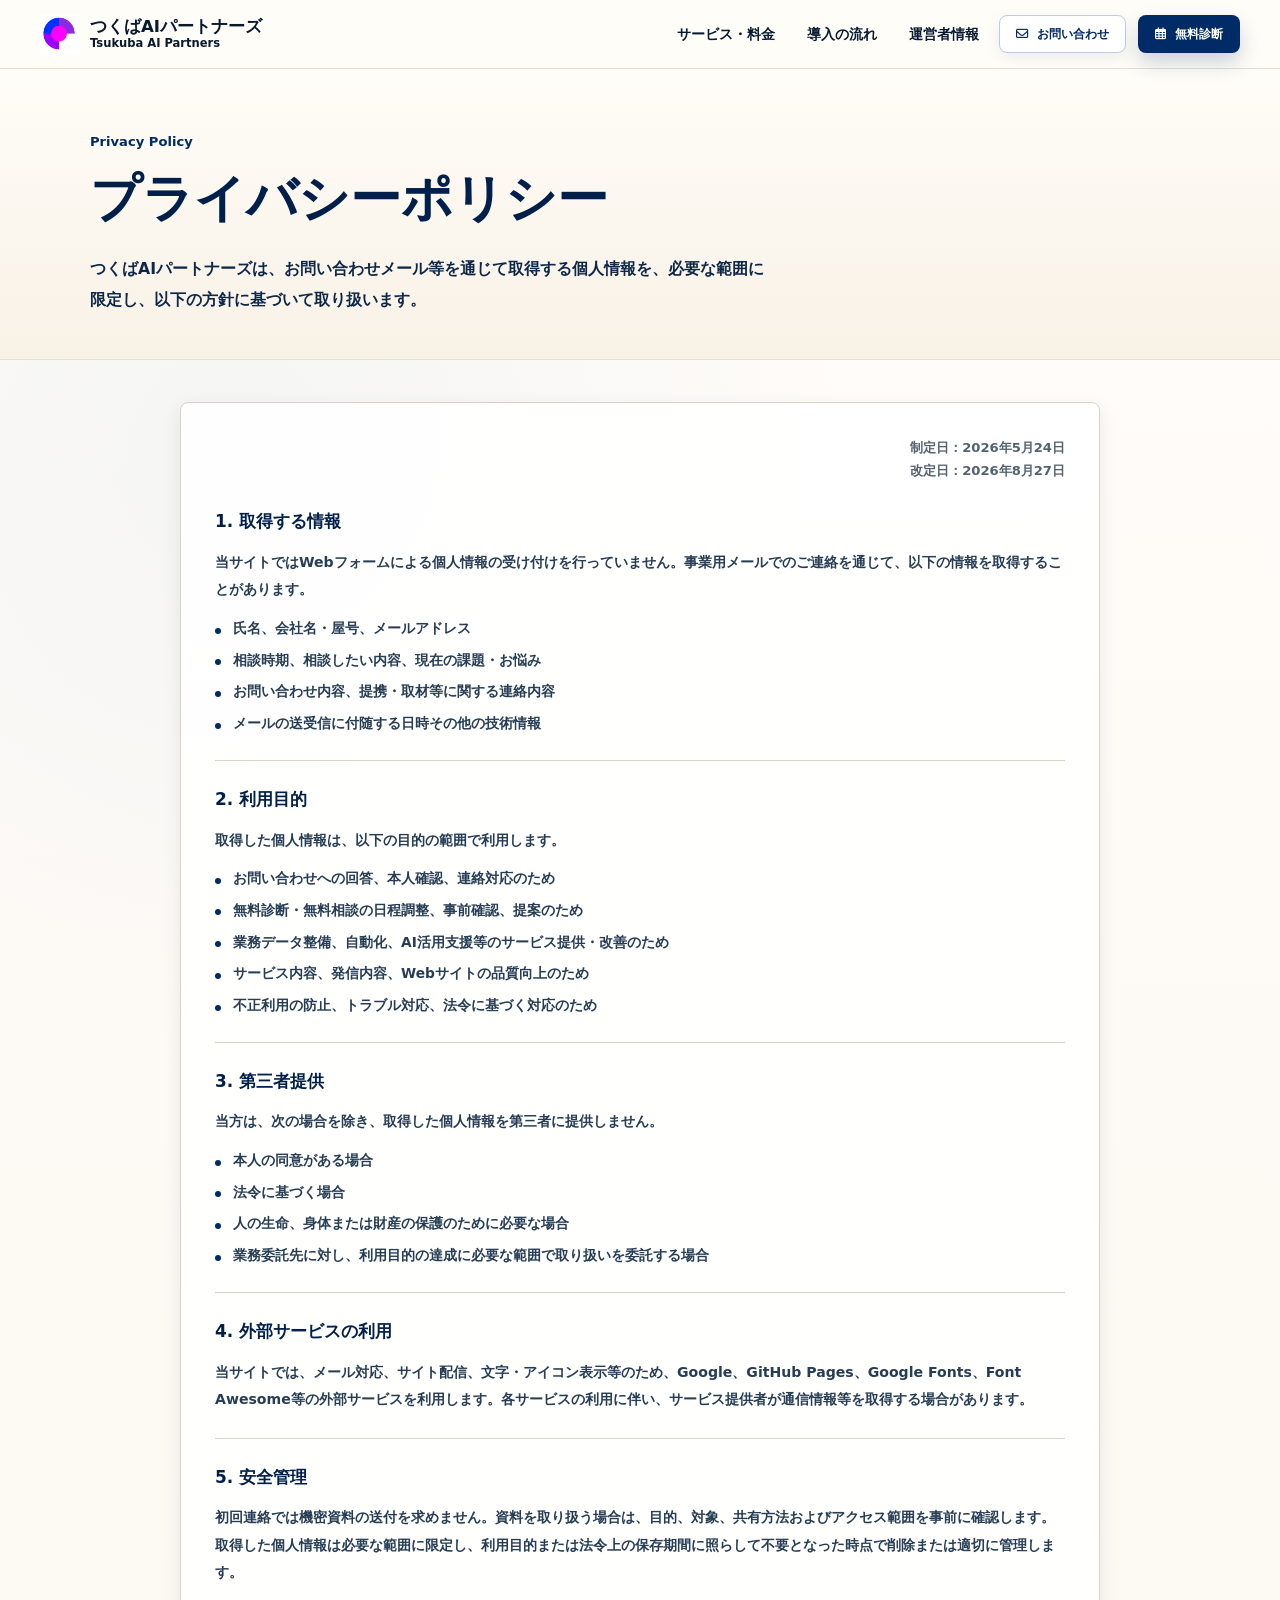
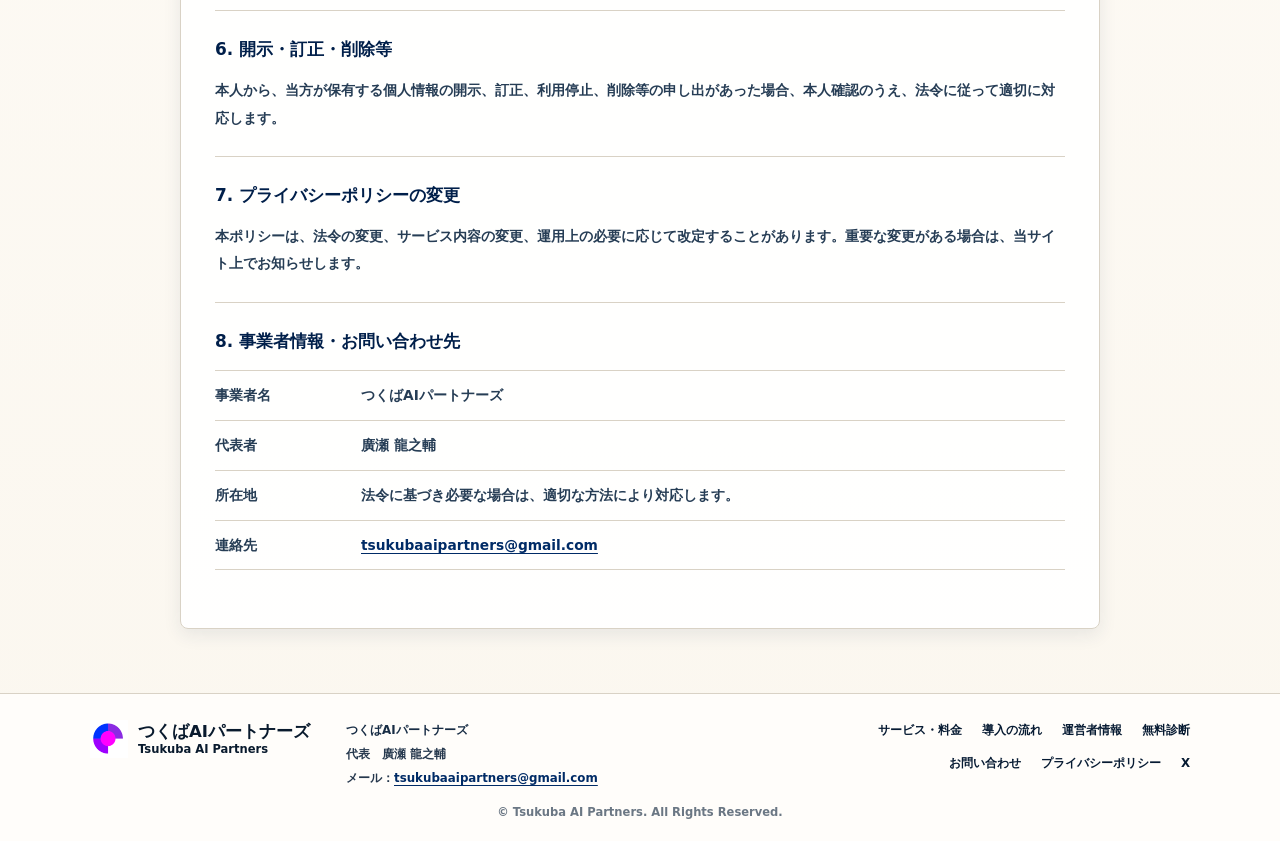
<file: privacy.html>
<!DOCTYPE html>
<html lang="ja">
<head>
    <meta charset="UTF-8">
    <meta name="viewport" content="width=device-width, initial-scale=1.0">
    <meta name="referrer" content="strict-origin-when-cross-origin">
    <meta http-equiv="Content-Security-Policy" content="default-src 'self'; base-uri 'self'; object-src 'none'; script-src 'self'; style-src 'self' 'unsafe-inline' https://fonts.googleapis.com https://cdnjs.cloudflare.com; font-src 'self' data: https://fonts.gstatic.com https://cdnjs.cloudflare.com; img-src 'self' data:; connect-src 'none'; form-action 'self'; upgrade-insecure-requests">
    <title>プライバシーポリシー｜つくばAIパートナーズ</title>
    <link rel="icon" type="image/svg+xml" href="logo.svg">
    <meta name="description" content="つくばAIパートナーズのプライバシーポリシー。お問い合わせメール等で取得する個人情報の取扱いについて定めています。">
    <link rel="canonical" href="https://tsukuba-ai.com/privacy.html">
    <meta name="robots" content="index, follow">
    <meta property="og:type" content="website">
    <meta property="og:title" content="プライバシーポリシー｜つくばAIパートナーズ">
    <meta property="og:description" content="つくばAIパートナーズのプライバシーポリシー。お問い合わせメール等で取得する個人情報の取扱いについて定めています。">
    <meta property="og:url" content="https://tsukuba-ai.com/privacy.html">
    <meta property="og:site_name" content="つくばAIパートナーズ">
    <meta property="og:locale" content="ja_JP">
    <meta property="og:image" content="https://tsukuba-ai.com/assets/office-data-automation.png">
    <meta property="og:image:width" content="1672">
    <meta property="og:image:height" content="941">
    <meta property="og:image:alt" content="つくばAIパートナーズのプライバシーポリシー">
    <meta name="twitter:card" content="summary_large_image">
    <meta name="twitter:title" content="プライバシーポリシー｜つくばAIパートナーズ">
    <meta name="twitter:description" content="つくばAIパートナーズのプライバシーポリシー。お問い合わせメール等で取得する個人情報の取扱いについて定めています。">
    <meta name="twitter:image" content="https://tsukuba-ai.com/assets/office-data-automation.png">
    <link rel="preconnect" href="https://fonts.googleapis.com">
    <link rel="preconnect" href="https://fonts.gstatic.com" crossorigin>
    <link href="https://fonts.googleapis.com/css2?family=Inter:wght@400;500;600;700;800;900&family=Noto+Sans+JP:wght@400;500;700;900&family=Noto+Serif+JP:wght@600;700;900&display=swap" rel="stylesheet">
    <link rel="stylesheet" href="https://cdnjs.cloudflare.com/ajax/libs/font-awesome/6.4.0/css/all.min.css" integrity="sha512-iecdLmaskl7CVkqkXNQ/ZH/XLlvWZOJyj7Yy7tcenmpD1ypASozpmT/E0iPtmFIB46ZmdtAc9eNBvH0H/ZpiBw==" crossorigin="anonymous" referrerpolicy="no-referrer">
    <link rel="stylesheet" href="tap-modern.css">
</head>
<body class="contact-page policy-page">
    <header class="site-header">
        <div class="site-container header-inner">
            <a class="brand" href="index.html" aria-label="つくばAIパートナーズ トップ">
                <img src="assets/tap-logo.png" alt="">
                <span>
                    <strong>つくばAIパートナーズ</strong>
                    <small>Tsukuba AI Partners</small>
                </span>
            </a>
            <nav class="header-nav" aria-label="メインナビゲーション">
                <a href="services.html">サービス・料金</a>
                <a href="index.html#flow">導入の流れ</a>
                <a href="index.html#about">運営者情報</a>
            </nav>
            <div class="header-actions">
                <a class="btn btn-light btn-small" href="contact.html"><i class="fa-regular fa-envelope"></i>お問い合わせ</a>
                <a class="btn btn-navy btn-small" href="free-diagnosis.html"><i class="fa-regular fa-calendar-days"></i>無料診断</a>
            </div>
        </div>
    </header>

    <main>
        <section class="contact-hero compact-hero">
            <div class="site-container">
                <div class="contact-hero-copy fade-up">
                    <span class="contact-kicker">Privacy Policy</span>
                    <h1>プライバシーポリシー</h1>
                    <p>つくばAIパートナーズは、お問い合わせメール等を通じて取得する個人情報を、必要な範囲に限定し、以下の方針に基づいて取り扱います。</p>
                </div>
            </div>
        </section>

        <section class="policy-section">
            <div class="site-container policy-panel fade-up">
                <p class="policy-date">制定日：2026年5月24日<br>改定日：2026年8月27日</p>

                <section class="policy-block">
                    <h2>1. 取得する情報</h2>
                    <p>当サイトではWebフォームによる個人情報の受け付けを行っていません。事業用メールでのご連絡を通じて、以下の情報を取得することがあります。</p>
                    <ul>
                        <li>氏名、会社名・屋号、メールアドレス</li>
                        <li>相談時期、相談したい内容、現在の課題・お悩み</li>
                        <li>お問い合わせ内容、提携・取材等に関する連絡内容</li>
                        <li>メールの送受信に付随する日時その他の技術情報</li>
                    </ul>
                </section>

                <section class="policy-block">
                    <h2>2. 利用目的</h2>
                    <p>取得した個人情報は、以下の目的の範囲で利用します。</p>
                    <ul>
                        <li>お問い合わせへの回答、本人確認、連絡対応のため</li>
                        <li>無料診断・無料相談の日程調整、事前確認、提案のため</li>
                        <li>業務データ整備、自動化、AI活用支援等のサービス提供・改善のため</li>
                        <li>サービス内容、発信内容、Webサイトの品質向上のため</li>
                        <li>不正利用の防止、トラブル対応、法令に基づく対応のため</li>
                    </ul>
                </section>

                <section class="policy-block">
                    <h2>3. 第三者提供</h2>
                    <p>当方は、次の場合を除き、取得した個人情報を第三者に提供しません。</p>
                    <ul>
                        <li>本人の同意がある場合</li>
                        <li>法令に基づく場合</li>
                        <li>人の生命、身体または財産の保護のために必要な場合</li>
                        <li>業務委託先に対し、利用目的の達成に必要な範囲で取り扱いを委託する場合</li>
                    </ul>
                </section>

                <section class="policy-block">
                    <h2>4. 外部サービスの利用</h2>
                    <p>当サイトでは、メール対応、サイト配信、文字・アイコン表示等のため、Google、GitHub Pages、Google Fonts、Font Awesome等の外部サービスを利用します。各サービスの利用に伴い、サービス提供者が通信情報等を取得する場合があります。</p>
                </section>

                <section class="policy-block">
                    <h2>5. 安全管理</h2>
                    <p>初回連絡では機密資料の送付を求めません。資料を取り扱う場合は、目的、対象、共有方法およびアクセス範囲を事前に確認します。取得した個人情報は必要な範囲に限定し、利用目的または法令上の保存期間に照らして不要となった時点で削除または適切に管理します。</p>
                </section>

                <section class="policy-block">
                    <h2>6. 開示・訂正・削除等</h2>
                    <p>本人から、当方が保有する個人情報の開示、訂正、利用停止、削除等の申し出があった場合、本人確認のうえ、法令に従って適切に対応します。</p>
                </section>

                <section class="policy-block">
                    <h2>7. プライバシーポリシーの変更</h2>
                    <p>本ポリシーは、法令の変更、サービス内容の変更、運用上の必要に応じて改定することがあります。重要な変更がある場合は、当サイト上でお知らせします。</p>
                </section>

                <section id="law" class="policy-block">
                    <h2>8. 事業者情報・お問い合わせ先</h2>
                    <dl class="policy-info">
                        <div>
                            <dt>事業者名</dt>
                            <dd>つくばAIパートナーズ</dd>
                        </div>
                        <div>
                            <dt>代表者</dt>
                            <dd>廣瀬 龍之輔</dd>
                        </div>
                        <div>
                            <dt>所在地</dt>
                            <dd>法令に基づき必要な場合は、適切な方法により対応します。</dd>
                        </div>
                        <div>
                            <dt>連絡先</dt>
                            <dd><a href="mailto:tsukubaaipartners@gmail.com">tsukubaaipartners@gmail.com</a></dd>
                        </div>
                    </dl>
                </section>
            </div>
        </section>
    </main>

    <footer class="site-footer">
        <div class="site-container footer-layout">
            <a class="brand footer-brand" href="index.html">
                <img src="assets/tap-logo.png" alt="">
                <span>
                    <strong>つくばAIパートナーズ</strong>
                    <small>Tsukuba AI Partners</small>
                </span>
            </a>
            <div class="footer-address">
                <strong>つくばAIパートナーズ</strong>
                <span>代表　廣瀬 龍之輔</span>
                <span>メール：<a href="mailto:tsukubaaipartners@gmail.com">tsukubaaipartners@gmail.com</a></span>
            </div>
            <nav class="footer-nav" aria-label="フッターナビゲーション">
                <a href="services.html">サービス・料金</a>
                <a href="index.html#flow">導入の流れ</a>
                <a href="index.html#about">運営者情報</a>
                <a href="free-diagnosis.html">無料診断</a>
                <a href="contact.html">お問い合わせ</a>
                <a href="privacy.html">プライバシーポリシー</a>
                <a href="https://x.com/ryu_aiforsme" target="_blank" rel="noopener noreferrer">X</a>
            </nav>
        </div>
        <p class="copyright">© Tsukuba AI Partners. All Rights Reserved.</p>
    </footer>

    <script src="tap-modern.js"></script>
</body>
</html>
</file>
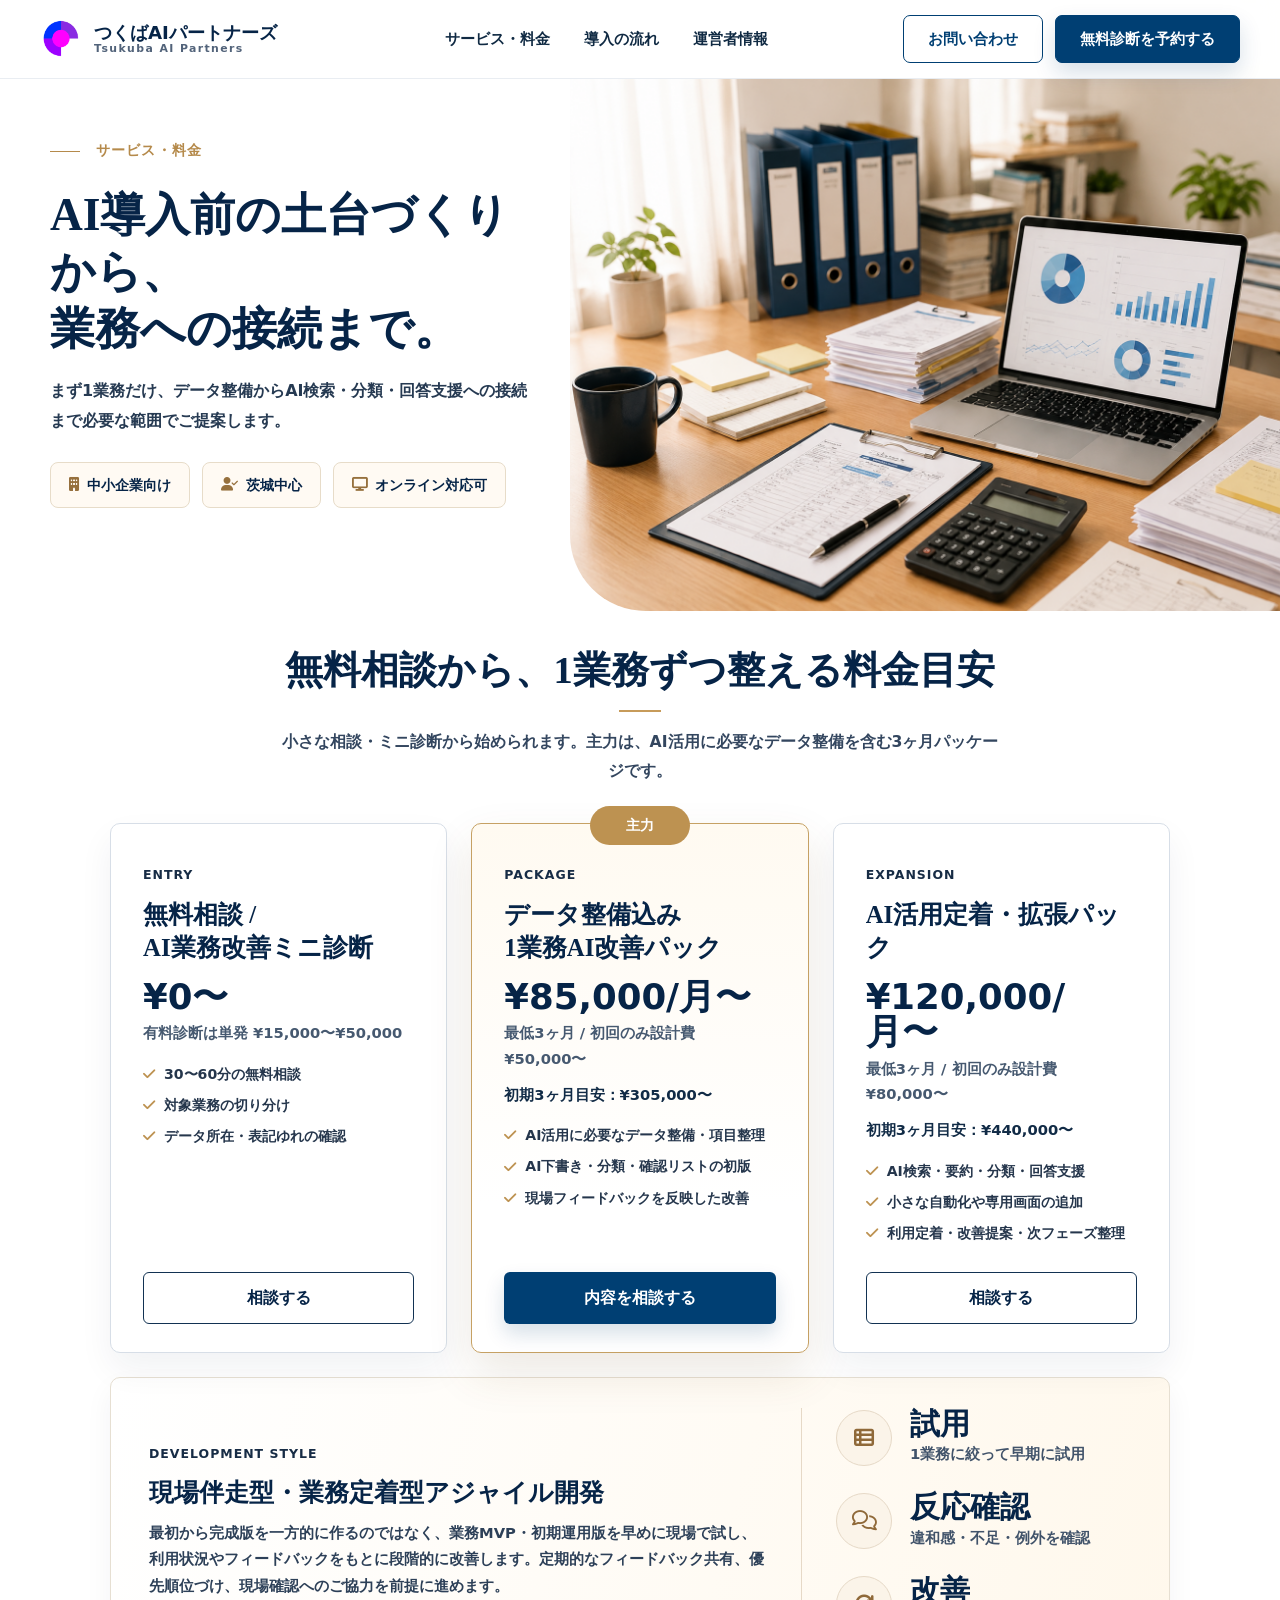
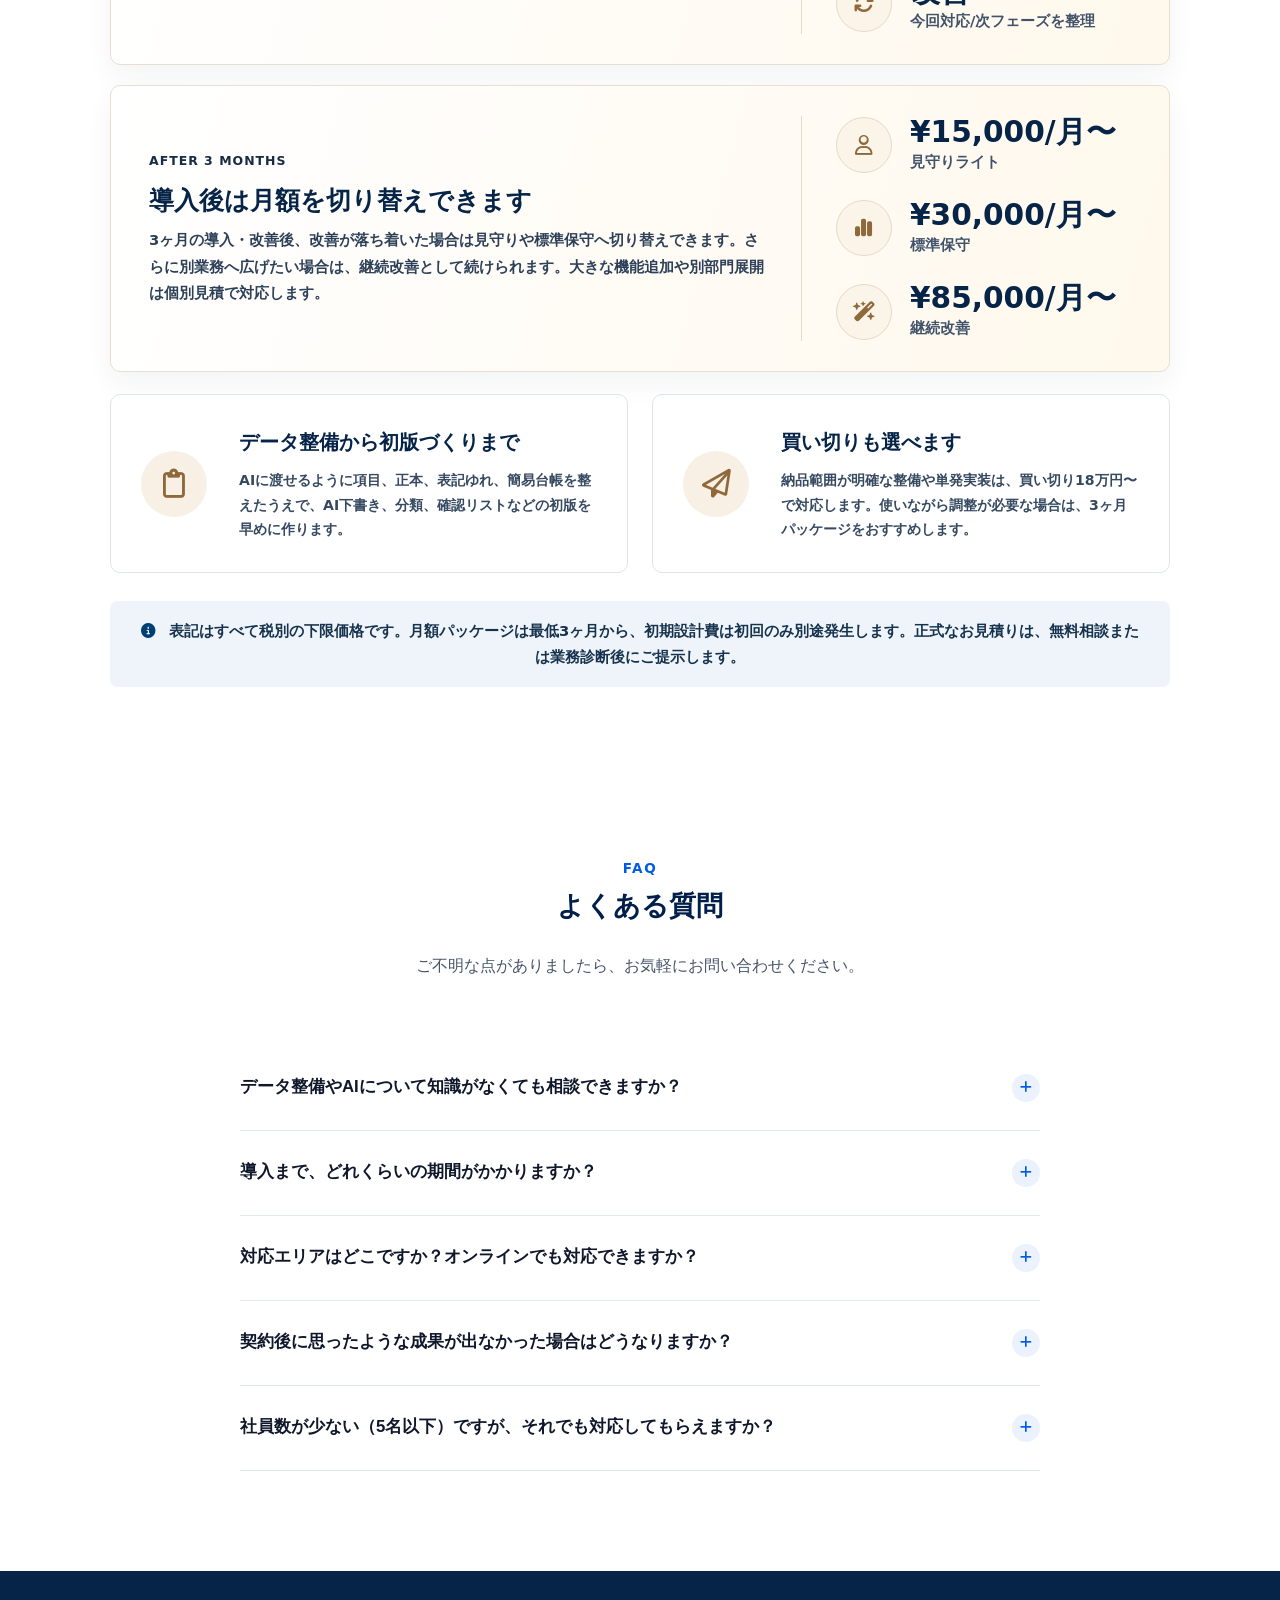
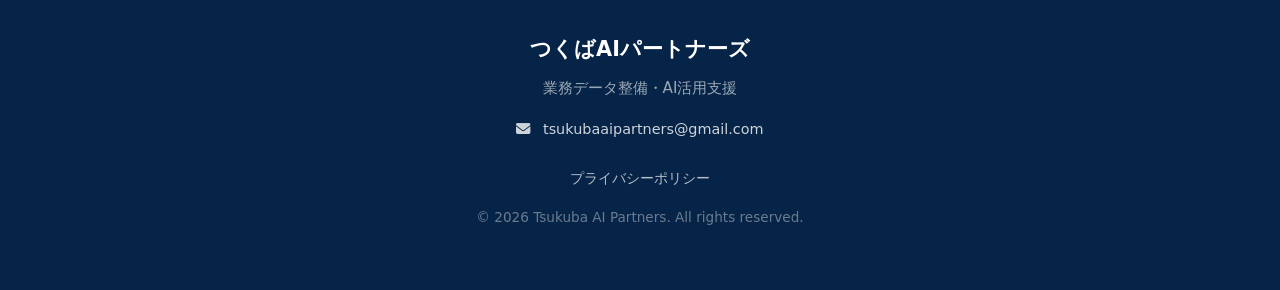
<file: services.html>
<!DOCTYPE html>
<html lang="ja">
<head>
    <meta charset="UTF-8">
    <meta name="viewport" content="width=device-width, initial-scale=1.0">
    <meta name="referrer" content="strict-origin-when-cross-origin">
    <meta http-equiv="Content-Security-Policy" content="default-src 'self'; base-uri 'self'; object-src 'none'; script-src 'self'; style-src 'self' 'unsafe-inline' https://fonts.googleapis.com https://cdnjs.cloudflare.com; font-src 'self' data: https://fonts.gstatic.com https://cdnjs.cloudflare.com; img-src 'self' data:; connect-src 'none'; form-action 'self'; upgrade-insecure-requests">
    <title>サービス・料金｜つくばAIパートナーズ｜業務データ整備・AI活用支援</title>
    <link rel="icon" type="image/svg+xml" href="logo.svg">
    <meta name="description" content="つくばAIパートナーズのサービス・料金案内。無料相談から、AI業務改善ミニ診断、データ整備込みの1業務AI改善パック、導入後の保守・改善まで段階的に支援します。">
    <meta name="keywords" content="つくば 業務データ整備, 茨城 業務自動化 料金, 業務データ診断, データ整備, DB化, 業務自動化 中小企業, 会計連携, AI活用 土台, つくばAIパートナーズ">
    <meta name="robots" content="index, follow">
    <link rel="canonical" href="https://tsukuba-ai.com/services.html">
    <!-- OGP -->
    <meta property="og:type" content="website">
    <meta property="og:title" content="サービス・料金｜つくばAIパートナーズ｜業務データ整備・AI活用支援">
    <meta property="og:description" content="無料相談から、AI業務改善ミニ診断、データ整備込みの1業務AI改善パック、導入後の保守・改善まで段階的に支援します。">
    <meta property="og:url" content="https://tsukuba-ai.com/services.html">
    <meta property="og:site_name" content="つくばAIパートナーズ">
    <meta property="og:locale" content="ja_JP">
    <meta property="og:image" content="https://tsukuba-ai.com/assets/services-hero-desk.png">
    <meta property="og:image:width" content="1536">
    <meta property="og:image:height" content="1152">
    <meta property="og:image:alt" content="つくばAIパートナーズのサービス・料金案内">
    <meta name="twitter:card" content="summary_large_image">
    <meta name="twitter:title" content="サービス・料金｜つくばAIパートナーズ｜業務データ整備・AI活用支援">
    <meta name="twitter:description" content="無料相談から、AI業務改善ミニ診断、データ整備込みの1業務AI改善パック、導入後の保守・改善まで段階的に支援します。">
    <meta name="twitter:image" content="https://tsukuba-ai.com/assets/services-hero-desk.png">
    <link rel="preconnect" href="https://fonts.googleapis.com">
    <link rel="preconnect" href="https://fonts.gstatic.com" crossorigin>
    <link href="https://fonts.googleapis.com/css2?family=Inter:wght@400;600;800;900&family=Noto+Sans+JP:wght@400;500;700;900&display=swap" rel="stylesheet">
    <link rel="stylesheet" href="https://cdnjs.cloudflare.com/ajax/libs/font-awesome/6.4.0/css/all.min.css" integrity="sha512-iecdLmaskl7CVkqkXNQ/ZH/XLlvWZOJyj7Yy7tcenmpD1ypASozpmT/E0iPtmFIB46ZmdtAc9eNBvH0H/ZpiBw==" crossorigin="anonymous" referrerpolicy="no-referrer">
    <style>
        :root {
            --primary: #005ce6;
            --primary-light: rgba(0, 92, 230, 0.08);
            --secondary: #9b51e0;
            --secondary-light: rgba(155, 81, 224, 0.08);
            --bg-body: #FFFFFF;
            --bg-section: #F8FAFC;
            --text-main: #0F172A;
            --text-muted: #475569;
            --card-bg: #FFFFFF;
            --card-border: 1px solid #E2E8F0;
            --radius: 8px;
        }

        * { margin: 0; padding: 0; box-sizing: border-box; }
        body {
            font-family: 'Inter', 'Noto Sans JP', sans-serif;
            background-color: var(--bg-body);
            color: var(--text-main);
            line-height: 1.8;
            -webkit-font-smoothing: antialiased;
            overflow-x: hidden;
        }
        a { text-decoration: none; color: inherit; }
        ul { list-style: none; }

        .container { max-width: 1200px; margin: 0 auto; padding: 0 5%; }
        .section-padding { padding: 100px 0; }
        .bg-gray { background-color: var(--bg-section); }

        .section-subtitle {
            font-size: 0.85rem;
            font-weight: 800;
            color: var(--primary);
            letter-spacing: 0.12em;
            text-transform: uppercase;
            text-align: center;
            margin-bottom: 0.5rem;
        }
        .section-title {
            font-size: clamp(1.9rem, 3.5vw, 2.6rem);
            font-weight: 900;
            letter-spacing: -0.03em;
            margin-bottom: 1rem;
            color: var(--text-main);
            text-align: center;
        }
        .section-lead {
            text-align: center;
            color: var(--text-muted);
            font-size: 1rem;
            max-width: 600px;
            margin: 0 auto 4rem;
            line-height: 1.9;
        }

        /* NAV */
        nav {
            position: fixed; top: 0; left: 0; width: 100%;
            padding: 20px 0; z-index: 100;
            background: rgba(255,255,255,0.95);
            backdrop-filter: blur(8px);
            border-bottom: 1px solid #E2E8F0;
        }
        .nav-container { display: flex; justify-content: space-between; align-items: center; }
        .logo { font-size: 1.2rem; font-weight: 900; letter-spacing: -0.02em; color: var(--text-main); }
        .nav-links { display: flex; gap: 2rem; align-items: center; }
        .nav-links a { font-size: 0.9rem; font-weight: 600; color: var(--text-muted); transition: color 0.2s; }
        .nav-links a:hover { color: var(--primary); }

        .btn {
            display: inline-block;
            padding: 14px 36px;
            background-color: var(--primary);
            color: #fff;
            font-size: 1rem;
            font-weight: 700;
            border-radius: var(--radius);
            border: none;
            cursor: pointer;
            transition: background-color 0.2s, transform 0.2s;
            text-align: center;
        }
        .btn:hover { background-color: #004bbd; transform: translateY(-2px); color: #fff; }
        .btn-outline {
            background-color: transparent;
            color: var(--primary);
            border: 2px solid var(--primary);
        }
        .btn-outline:hover { background-color: var(--primary); color: #fff; }
        .btn-white {
            background-color: #fff;
            color: var(--primary);
        }
        .btn-white:hover { background-color: #f0f4ff; color: var(--primary); }

        /* HERO */
        #hero {
            padding: 160px 0 100px;
            background: linear-gradient(135deg, #f0f4ff 0%, #faf5ff 100%);
            position: relative;
            overflow: hidden;
        }
        #hero::before {
            content: '';
            position: absolute;
            top: -100px; right: -100px;
            width: 600px; height: 600px;
            border-radius: 50%;
            background: rgba(0, 92, 230, 0.06);
        }
        #hero::after {
            content: '';
            position: absolute;
            bottom: -80px; left: -80px;
            width: 400px; height: 400px;
            border-radius: 50%;
            background: rgba(155, 81, 224, 0.06);
        }
        .hero-inner { position: relative; z-index: 1; }
        .hero-tag {
            display: inline-block;
            background: var(--primary-light);
            color: var(--primary);
            font-size: 0.8rem;
            font-weight: 700;
            letter-spacing: 0.12em;
            text-transform: uppercase;
            padding: 6px 16px;
            border-radius: 100px;
            margin-bottom: 1.5rem;
        }
        .hero-title {
            font-size: clamp(2.4rem, 5vw, 3.8rem);
            font-weight: 900;
            line-height: 1.25;
            letter-spacing: -0.04em;
            margin-bottom: 1.5rem;
            color: var(--text-main);
        }
        .hero-title span { color: var(--primary); }
        .hero-sub {
            font-size: 1.1rem;
            color: var(--text-muted);
            line-height: 1.9;
            max-width: 640px;
            margin-bottom: 2.5rem;
        }
        .hero-buttons { display: flex; gap: 16px; flex-wrap: wrap; }

        /* SERVICES */
        .service-block {
            display: grid;
            grid-template-columns: 1fr 1fr;
            gap: 64px;
            align-items: center;
            margin-bottom: 80px;
            padding-bottom: 80px;
            border-bottom: 1px solid #E2E8F0;
        }
        .service-block:last-child { border-bottom: none; margin-bottom: 0; padding-bottom: 0; }
        .service-block.reverse { direction: rtl; }
        .service-block.reverse > * { direction: ltr; }

        .service-visual {
            background: var(--bg-section);
            border-radius: 16px;
            padding: 48px 40px;
            border: 1px solid #E2E8F0;
        }
        .service-icon-large {
            width: 72px; height: 72px;
            background: var(--primary-light);
            color: var(--primary);
            border-radius: 16px;
            display: flex; align-items: center; justify-content: center;
            font-size: 2rem;
            margin-bottom: 1.5rem;
        }
        .service-icon-large.purple {
            background: var(--secondary-light);
            color: var(--secondary);
        }
        .service-icon-large.green {
            background: rgba(16, 185, 129, 0.08);
            color: #10b981;
        }
        .service-tag {
            display: inline-block;
            font-size: 0.75rem;
            font-weight: 700;
            letter-spacing: 0.1em;
            text-transform: uppercase;
            color: var(--primary);
            background: var(--primary-light);
            padding: 4px 12px;
            border-radius: 100px;
            margin-bottom: 1rem;
        }
        .service-name {
            font-size: 1.8rem;
            font-weight: 900;
            letter-spacing: -0.02em;
            margin-bottom: 1rem;
            line-height: 1.35;
        }
        .service-desc {
            color: var(--text-muted);
            font-size: 1rem;
            line-height: 1.9;
            margin-bottom: 1.5rem;
        }
        .service-features {
            display: flex;
            flex-direction: column;
            gap: 10px;
            margin-bottom: 1.5rem;
        }
        .service-features li {
            display: flex;
            align-items: flex-start;
            gap: 10px;
            font-size: 0.95rem;
            color: var(--text-muted);
        }
        .service-features li i {
            color: var(--primary);
            margin-top: 4px;
            flex-shrink: 0;
        }

        /* PRICING */
        .pricing-grid {
            display: grid;
            grid-template-columns: repeat(3, 1fr);
            gap: 24px;
            margin-top: 1rem;
        }
        .pricing-card {
            background: var(--card-bg);
            border: var(--card-border);
            border-radius: 12px;
            padding: 40px 32px;
            position: relative;
            transition: transform 0.2s, box-shadow 0.2s;
        }
        .pricing-card:hover {
            transform: translateY(-4px);
            box-shadow: 0 20px 60px rgba(0,0,0,0.08);
        }
        .pricing-card.featured {
            background: var(--primary);
            border-color: var(--primary);
            color: #fff;
        }
        .pricing-badge {
            position: absolute;
            top: -14px;
            left: 50%;
            transform: translateX(-50%);
            background: var(--secondary);
            color: #fff;
            font-size: 0.75rem;
            font-weight: 700;
            padding: 4px 16px;
            border-radius: 100px;
            white-space: nowrap;
        }
        .plan-name {
            font-size: 0.8rem;
            font-weight: 700;
            letter-spacing: 0.1em;
            text-transform: uppercase;
            color: var(--primary);
            margin-bottom: 0.5rem;
        }
        .pricing-card.featured .plan-name { color: rgba(255,255,255,0.7); }
        .plan-title {
            font-size: 1.4rem;
            font-weight: 900;
            margin-bottom: 1rem;
            letter-spacing: -0.02em;
        }
        .pricing-card.featured .plan-title { color: #fff; }
        .plan-price {
            font-size: 2rem;
            font-weight: 900;
            color: var(--text-main);
            margin-bottom: 0.25rem;
            letter-spacing: -0.03em;
        }
        .pricing-card.featured .plan-price { color: #fff; }
        .plan-price-note {
            font-size: 0.8rem;
            color: var(--text-muted);
            margin-bottom: 1.5rem;
        }
        .pricing-card.featured .plan-price-note { color: rgba(255,255,255,0.6); }
        .plan-divider {
            height: 1px;
            background: #E2E8F0;
            margin: 1.5rem 0;
        }
        .pricing-card.featured .plan-divider { background: rgba(255,255,255,0.2); }
        .plan-features {
            display: flex;
            flex-direction: column;
            gap: 10px;
            margin-bottom: 2rem;
        }
        .plan-features li {
            display: flex;
            align-items: flex-start;
            gap: 10px;
            font-size: 0.9rem;
            color: var(--text-muted);
        }
        .pricing-card.featured .plan-features li { color: rgba(255,255,255,0.85); }
        .plan-features li i {
            color: var(--primary);
            margin-top: 4px;
            flex-shrink: 0;
        }
        .pricing-card.featured .plan-features li i { color: rgba(255,255,255,0.9); }
        .plan-btn {
            display: block;
            text-align: center;
            padding: 14px;
            border-radius: var(--radius);
            font-weight: 700;
            font-size: 0.95rem;
            transition: all 0.2s;
        }
        .plan-btn-primary {
            background: var(--primary);
            color: #fff;
        }
        .plan-btn-primary:hover { background: #004bbd; color: #fff; }
        .plan-btn-white {
            background: #fff;
            color: var(--primary);
        }
        .plan-btn-white:hover { background: #f0f4ff; color: var(--primary); }
        .plan-btn-outline {
            border: 2px solid #E2E8F0;
            color: var(--text-main);
        }
        .plan-btn-outline:hover { border-color: var(--primary); color: var(--primary); }

        .pricing-note {
            text-align: center;
            margin-top: 2rem;
            padding: 20px;
            background: var(--primary-light);
            border-radius: var(--radius);
            font-size: 0.9rem;
            color: var(--primary);
            font-weight: 600;
        }
        .plan-monthly {
            font-size: 0.95rem;
            color: var(--text-muted);
            margin-top: 6px;
            font-weight: 600;
        }
        .pricing-card.featured .plan-monthly { color: rgba(255,255,255,0.85); }

        /* Subgroup Heading inside pricing */
        .pricing-subhead {
            margin-top: 5rem;
            margin-bottom: 1rem;
            text-align: center;
        }
        .pricing-subhead h3 {
            font-size: clamp(1.5rem, 2.4vw, 1.9rem);
            font-weight: 900;
            letter-spacing: -0.02em;
            margin-bottom: 0.75rem;
        }
        .pricing-subhead p {
            color: var(--text-muted);
            font-size: 0.95rem;
            line-height: 1.8;
        }

        /* Monthly plan grid */
        .monthly-grid {
            display: grid;
            grid-template-columns: repeat(3, 1fr);
            gap: 24px;
            margin-top: 2rem;
        }

        /* Total Support Banner (AI×Web) */
        .totalsupport-banner {
            margin-top: 3rem;
            background: linear-gradient(135deg, #f8faff 0%, #f3eeff 100%);
            border: 1px solid #E2E8F0;
            border-radius: 16px;
            padding: 48px 40px;
            display: grid;
            grid-template-columns: auto 1fr auto;
            gap: 32px;
            align-items: center;
        }
        .totalsupport-icon {
            width: 72px; height: 72px;
            border-radius: 16px;
            background: linear-gradient(135deg, var(--primary), var(--secondary));
            color: #fff;
            display: flex; align-items: center; justify-content: center;
            font-size: 2rem;
            flex-shrink: 0;
        }
        .totalsupport-text h4 {
            font-size: 1.3rem;
            font-weight: 900;
            margin-bottom: 6px;
            letter-spacing: -0.02em;
        }
        .totalsupport-tag {
            display: inline-block;
            background: var(--secondary);
            color: #fff;
            font-size: 0.7rem;
            font-weight: 700;
            padding: 3px 10px;
            border-radius: 100px;
            margin-bottom: 8px;
            letter-spacing: 0.05em;
        }
        .totalsupport-text p {
            color: var(--text-muted);
            font-size: 0.95rem;
            line-height: 1.8;
        }
        .totalsupport-price {
            text-align: right;
            flex-shrink: 0;
        }
        .totalsupport-price strong {
            display: block;
            font-size: 1.5rem;
            font-weight: 900;
            color: var(--primary);
            letter-spacing: -0.02em;
        }
        .totalsupport-price span {
            font-size: 0.85rem;
            color: var(--text-muted);
        }

        /* Trust Badges (warranty / subsidy) */
        .trust-row {
            margin-top: 3rem;
            display: grid;
            grid-template-columns: 1fr 1fr;
            gap: 24px;
        }
        .trust-card {
            background: #fff;
            border: var(--card-border);
            border-radius: 12px;
            padding: 32px;
            display: flex;
            gap: 20px;
            align-items: flex-start;
        }
        .trust-card .trust-icon {
            width: 56px; height: 56px;
            border-radius: 12px;
            background: var(--primary-light);
            color: var(--primary);
            display: flex; align-items: center; justify-content: center;
            font-size: 1.5rem;
            flex-shrink: 0;
        }
        .trust-card.purple .trust-icon {
            background: var(--secondary-light);
            color: var(--secondary);
        }
        .trust-card h4 {
            font-size: 1.1rem;
            font-weight: 800;
            margin-bottom: 6px;
            letter-spacing: -0.01em;
        }
        .trust-card p {
            color: var(--text-muted);
            font-size: 0.9rem;
            line-height: 1.75;
        }
        .trust-card p strong {
            color: var(--primary);
        }
        .trust-card.purple p strong {
            color: var(--secondary);
        }

        /* FAQ */
        .faq-list {
            max-width: 800px;
            margin: 0 auto;
        }
        .faq-item {
            border-bottom: 1px solid #E2E8F0;
        }
        .faq-question {
            width: 100%;
            background: none;
            border: none;
            text-align: left;
            padding: 28px 0;
            font-size: 1.05rem;
            font-weight: 700;
            color: var(--text-main);
            cursor: pointer;
            display: flex;
            justify-content: space-between;
            align-items: center;
            gap: 16px;
            font-family: 'Inter', 'Noto Sans JP', sans-serif;
            line-height: 1.6;
            transition: color 0.2s;
        }
        .faq-question:hover { color: var(--primary); }
        .faq-icon {
            width: 28px; height: 28px;
            border-radius: 50%;
            background: var(--primary-light);
            color: var(--primary);
            display: flex; align-items: center; justify-content: center;
            flex-shrink: 0;
            font-size: 0.85rem;
            transition: transform 0.3s, background 0.2s;
        }
        .faq-item.open .faq-icon {
            transform: rotate(45deg);
            background: var(--primary);
            color: #fff;
        }
        .faq-answer {
            max-height: 0;
            overflow: hidden;
            transition: max-height 0.4s ease, padding 0.3s;
        }
        .faq-item.open .faq-answer { max-height: 400px; }
        .faq-answer-inner {
            padding-bottom: 28px;
            color: var(--text-muted);
            font-size: 0.97rem;
            line-height: 1.9;
        }

        /* CTA BANNER */
        .cta-banner {
            background: linear-gradient(135deg, #005ce6 0%, #4c1d9b 100%);
            border-radius: 16px;
            padding: 80px 60px;
            text-align: center;
            position: relative;
            overflow: hidden;
        }
        .cta-banner::before {
            content: '';
            position: absolute;
            top: -60px; right: -60px;
            width: 300px; height: 300px;
            border-radius: 50%;
            background: rgba(255,255,255,0.07);
        }
        .cta-banner::after {
            content: '';
            position: absolute;
            bottom: -80px; left: -40px;
            width: 250px; height: 250px;
            border-radius: 50%;
            background: rgba(255,255,255,0.05);
        }
        .cta-banner h2 {
            font-size: clamp(1.8rem, 3.5vw, 2.4rem);
            font-weight: 900;
            color: #fff;
            margin-bottom: 1rem;
            letter-spacing: -0.03em;
            position: relative; z-index: 1;
        }
        .cta-banner p {
            color: rgba(255,255,255,0.8);
            font-size: 1rem;
            line-height: 1.9;
            margin-bottom: 2.5rem;
            position: relative; z-index: 1;
        }
        .cta-banner .cta-btns {
            display: flex;
            gap: 16px;
            justify-content: center;
            flex-wrap: wrap;
            position: relative; z-index: 1;
        }

        /* FOOTER */
        footer {
            background-color: var(--text-main);
            color: #fff;
            padding: 60px 0;
            text-align: center;
        }

        /* FADE */
        .fade-up {
            opacity: 0;
            transform: translateY(20px);
            transition: opacity 0.8s ease, transform 0.8s ease;
        }
        .fade-up.is-visible { opacity: 1; transform: translateY(0); }

        /* Legacy table styles kept for older components if reused. */
        .step-table-wrap {
            background: #fff;
            border-radius: 16px;
            border: 1px solid #E2E8F0;
            overflow: hidden;
            margin-bottom: 4rem;
            box-shadow: 0 4px 20px rgba(0,0,0,0.03);
        }
        .step-table {
            width: 100%;
            border-collapse: collapse;
            font-size: 0.95rem;
        }
        .step-table thead {
            background: var(--text-main);
            color: #fff;
        }
        .step-table thead th {
            padding: 18px 20px;
            text-align: left;
            font-weight: 700;
            letter-spacing: 0.05em;
            font-size: 0.85rem;
        }
        .step-table thead th:nth-child(3),
        .step-table thead th:nth-child(4) { text-align: center; }
        .step-table tbody td {
            padding: 16px 20px;
            border-bottom: 1px solid #F1F5F9;
            font-size: 0.95rem;
            color: var(--text-main);
            vertical-align: middle;
        }
        .step-table tbody tr:last-child td { border-bottom: none; }
        .step-table tbody td:nth-child(3),
        .step-table tbody td:nth-child(4) { text-align: center; }
        .step-table tbody td:nth-child(4) {
            color: var(--primary);
            font-weight: 800;
            white-space: nowrap;
        }
        .step-table tbody tr.entry-row {
            background: rgba(0,92,230,0.05);
        }
        .step-table tbody tr.entry-row td:nth-child(4) { font-size: 1.05rem; }
        .step-table tbody tr.featured-row {
            background: rgba(155,81,224,0.04);
        }
        .step-table tbody tr.featured-row td { font-weight: 600; }
        .step-table tbody tr.featured-row td:nth-child(4) {
            color: var(--secondary);
            font-size: 1.05rem;
        }
        .step-badge {
            display: inline-block;
            background: var(--bg-section);
            color: var(--text-muted);
            font-weight: 800;
            font-size: 0.8rem;
            padding: 4px 10px;
            border-radius: 6px;
            min-width: 48px;
            text-align: center;
            letter-spacing: 0.04em;
        }
        .step-badge.primary {
            background: var(--secondary);
            color: #fff;
        }
        .step-badge.entry {
            background: var(--primary);
            color: #fff;
        }
        .row-tag {
            display: inline-block;
            background: var(--bg-section);
            color: var(--text-muted);
            font-size: 0.7rem;
            font-weight: 700;
            padding: 2px 8px;
            border-radius: 100px;
            margin-left: 6px;
            letter-spacing: 0.06em;
            vertical-align: middle;
        }
        .row-tag.main {
            background: var(--secondary);
            color: #fff;
        }
        .row-tag.entry {
            background: var(--primary);
            color: #fff;
        }
        .entry-note {
            background: var(--primary-light);
            color: var(--primary);
            padding: 18px 24px;
            margin: 0;
            font-size: 0.95rem;
            font-weight: 600;
            border-top: 1px solid #E2E8F0;
            text-align: center;
        }
        .entry-note strong { font-weight: 800; }


        /* MOCK-BASED SERVICES REFINEMENT */
        .services-nav { gap: 28px; }
        .services-logo {
            display: inline-flex;
            align-items: center;
            gap: 10px;
            padding: 0;
            text-decoration: none;
        }
        .services-logo img { width: 42px; height: 42px; object-fit: contain; }
        .services-logo span { display: grid; line-height: 1.15; }
        .services-logo strong { font-size: 1.05rem; letter-spacing: 0; }
        .services-logo small { font-size: 0.68rem; color: var(--text-muted); letter-spacing: 0.08em; }
        .services-nav-links { margin-left: auto; }
        .nav-actions { display: flex; align-items: center; gap: 10px; }
        .btn-small { padding: 10px 18px; font-size: 0.86rem; border-radius: 6px; }
        #hero.services-hero {
            padding: 84px 0 0;
            background: linear-gradient(180deg, #fffdf8 0%, #ffffff 100%);
        }
        #hero.services-hero::before,
        #hero.services-hero::after { display: none; }
        .hero-layout {
            display: grid;
            grid-template-columns: minmax(0, 0.96fr) minmax(380px, 1.04fr);
            gap: 48px;
            align-items: stretch;
            min-height: 520px;
        }
        .hero-copy { padding: 74px 0 64px; }
        .hero-tag {
            position: relative;
            background: transparent;
            color: #b4843d;
            padding: 0 0 0 42px;
            border-radius: 0;
            letter-spacing: 0.06em;
        }
        .hero-tag::before {
            content: "";
            position: absolute;
            left: 0;
            top: 50%;
            width: 28px;
            height: 1px;
            background: #b4843d;
        }
        .hero-title {
            max-width: 540px;
            color: #062447;
            font-size: clamp(2.15rem, 3.6vw, 3rem);
            letter-spacing: 0;
            margin-bottom: 1.35rem;
        }
        .hero-title span { color: inherit; }
        .hero-sub { max-width: 600px; color: #25364c; }
        .hero-badges {
            display: flex;
            flex-wrap: wrap;
            gap: 10px;
            margin: 0 0 2rem;
        }
        .hero-badges span {
            display: inline-flex;
            align-items: center;
            gap: 8px;
            min-height: 44px;
            padding: 10px 16px;
            border: 1px solid #E4D8C4;
            border-radius: 8px;
            background: rgba(255, 250, 241, 0.88);
            color: #102a43;
            font-size: 0.86rem;
            font-weight: 800;
            white-space: nowrap;
        }
        .hero-badges i { color: #9d763f; }
        .hero-media {
            min-height: 520px;
            overflow: hidden;
            border-radius: 0 0 0 84px;
            margin-right: calc((100vw - min(1200px, 90vw)) / -2);
            box-shadow: -24px 26px 60px rgba(15, 23, 42, 0.1);
        }
        .hero-media img,
        .final-cta-media img {
            width: 100%;
            height: 100%;
            display: block;
            object-fit: cover;
        }
        .pricing-card.featured {
            background: linear-gradient(180deg, #fffaf2 0%, #ffffff 72%);
            border: 1.5px solid #c7a365;
            color: var(--text-main);
            box-shadow: 0 22px 60px rgba(110, 83, 39, 0.13);
        }
        .pricing-card.featured .plan-name,
        .pricing-card.featured .plan-title,
        .pricing-card.featured .plan-price,
        .pricing-card.featured .plan-price-note,
        .pricing-card.featured .plan-monthly,
        .pricing-card.featured .plan-features li { color: var(--text-main); }
        .pricing-card.featured .plan-price-note,
        .pricing-card.featured .plan-monthly { color: var(--text-muted); }
        .pricing-card.featured .plan-divider { background: #eadcc7; }
        .pricing-card.featured .plan-features li i { color: #b4843d; }
        .pricing-card.featured .plan-btn-white {
            background: var(--primary);
            color: #fff;
        }
        .pricing-card.featured .plan-btn-white:hover { background: #004bbd; color: #fff; }
        .pricing-badge { background: #b4843d; border-radius: 999px; padding: 8px 24px; }
        .totalsupport-banner {
            border-color: #E7D7BD;
            background: linear-gradient(135deg, #fffaf2 0%, #ffffff 100%);
        }
        .trust-icon,
        .totalsupport-icon { background: #f6efe4; color: #9d763f; }
        .final-cta-panel {
            display: grid;
            grid-template-columns: 0.82fr 1.18fr;
            align-items: stretch;
            overflow: hidden;
            border: 1px solid #E7D7BD;
            border-radius: 10px;
            background: linear-gradient(135deg, #fff9ef 0%, #ffffff 100%);
            box-shadow: 0 18px 50px rgba(15, 23, 42, 0.08);
        }
        .final-cta-media { min-height: 260px; }
        .final-cta-copy {
            padding: 52px 56px;
            text-align: center;
            display: flex;
            flex-direction: column;
            justify-content: center;
            align-items: center;
        }
        .final-cta-copy h2 {
            font-size: clamp(1.7rem, 3vw, 2.45rem);
            line-height: 1.45;
            color: #062447;
            margin-bottom: 1rem;
            letter-spacing: 0;
        }
        .final-cta-copy p {
            max-width: 560px;
            color: var(--text-muted);
            line-height: 1.9;
            margin-bottom: 2rem;
        }
        .final-cta-actions { display: flex; gap: 18px; flex-wrap: wrap; justify-content: center; }
        .final-cta-actions .btn { min-width: 220px; }

        /* RESPONSIVE */
        @media (max-width: 992px) {
            .service-block { grid-template-columns: 1fr; gap: 40px; }
            .service-block.reverse { direction: ltr; }
            .pricing-grid { grid-template-columns: 1fr; max-width: 480px; margin-left: auto; margin-right: auto; }
            .monthly-grid { grid-template-columns: 1fr; max-width: 480px; margin-left: auto; margin-right: auto; }
            .totalsupport-banner { grid-template-columns: 1fr; gap: 20px; padding: 36px 28px; text-align: center; }
            .totalsupport-icon { margin: 0 auto; }
            .totalsupport-price { text-align: center; }
            .trust-row { grid-template-columns: 1fr; }
            .cta-banner { padding: 60px 32px; }
        }
        @media (max-width: 768px) {
            .nav-links { display: none; }
            .nav-actions { display: none; }
            .services-logo img { width: 36px; height: 36px; }
            .services-logo strong { font-size: 0.95rem; }
            .services-logo small { font-size: 0.62rem; }
            #hero.services-hero { padding: 88px 0 56px; }
            .hero-layout { display: block; min-height: 0; }
            .hero-copy { padding: 44px 0 30px; }
            .hero-title { font-size: 2.35rem; max-width: 100%; }
            .hero-sub { font-size: 0.98rem; }
            .hero-badges { gap: 8px; margin-bottom: 1.6rem; }
            .hero-badges span { flex: 1 1 150px; justify-content: center; font-size: 0.78rem; padding: 9px 10px; }
            .hero-buttons .btn { width: 100%; }
            .hero-media { min-height: 260px; margin-right: 0; border-radius: 10px; box-shadow: 0 16px 36px rgba(15, 23, 42, 0.12); }
            .final-cta-panel { grid-template-columns: 1fr; }
            .final-cta-media { min-height: 190px; }
            .final-cta-copy { padding: 34px 22px; }
            .final-cta-actions { width: 100%; }
            .final-cta-actions .btn { width: 100%; min-width: 0; }
            #hero { padding: 120px 0 80px; }
            .hero-title { font-size: 2.2rem; }
            .step-table { font-size: 0.82rem; }
            .step-table thead th { padding: 12px 8px; font-size: 0.72rem; }
            .step-table tbody td { padding: 12px 8px; }
            .step-badge { font-size: 0.7rem; padding: 3px 7px; min-width: 40px; }
            .row-tag { font-size: 0.62rem; padding: 1px 6px; margin-left: 4px; }
        }
    </style>
    <link rel="stylesheet" href="tap-modern.css">
    <style>
        #hero.services-hero .hero-title {
            font-size: clamp(2.15rem, 3.6vw, 3rem);
            letter-spacing: 0;
        }
        @media (max-width: 768px) {
            #hero.services-hero .hero-title { font-size: 2.2rem; }
            #hero.services-hero .container,
            #hero.services-hero .hero-copy { min-width: 0; }
            #hero.services-hero .hero-badges {
                display: grid;
                grid-template-columns: repeat(2, minmax(0, 1fr));
                gap: 8px;
            }
            #hero.services-hero .hero-badges span {
                width: 100%;
                min-width: 0;
                white-space: normal;
            }
            #hero.services-hero .hero-buttons {
                display: grid;
                grid-template-columns: 1fr;
                gap: 12px;
            }
            #hero.services-hero .hero-buttons .btn { width: 100%; }
        }
    </style>
    <style id="services-mock-final">
        .services-mock-page {
            --mock-navy: #062447;
            --mock-blue: #003f73;
            --mock-gold: #b58a4b;
            --mock-gold-soft: #fbf5eb;
            --mock-border: #e6dfd2;
            --mock-muted: #41536a;
            background: #fff;
            color: var(--mock-navy);
        }
        .services-mock-page .mock-container {
            width: min(1180px, calc(100% - 48px));
            margin: 0 auto;
        }
        .services-mock-page .mock-nav {
            position: fixed;
            inset: 0 0 auto;
            z-index: 1000;
            padding: 0;
            background: rgba(255, 255, 255, 0.96);
            border-bottom: 1px solid #e9edf2;
            backdrop-filter: blur(10px);
            box-shadow: none;
        }
        .services-mock-page .mock-nav-inner {
            width: calc(100% - 80px);
            max-width: none;
            min-height: 78px;
            display: flex;
            align-items: center;
            gap: 30px;
        }
        .services-mock-page .mock-brand {
            display: inline-flex;
            align-items: center;
            gap: 10px;
            color: var(--mock-navy);
            text-decoration: none;
            min-width: 270px;
        }
        .services-mock-page .mock-brand img { width: 44px; height: 44px; object-fit: contain; }
        .services-mock-page .mock-brand span { display: grid; line-height: 1.12; }
        .services-mock-page .mock-brand strong { font-size: 1.14rem; font-weight: 900; letter-spacing: 0; }
        .services-mock-page .mock-brand small { font-size: 0.68rem; font-weight: 700; color: #52637a; letter-spacing: 0.13em; }
        .services-mock-page .mock-nav-links {
            display: flex;
            align-items: center;
            justify-content: center;
            gap: 34px;
            flex: 1;
        }
        .services-mock-page .mock-nav-links a {
            color: #102a43;
            font-size: 0.92rem;
            font-weight: 800;
            text-decoration: none;
            white-space: nowrap;
        }
        .services-mock-page .mock-nav-actions { display: flex; gap: 12px; align-items: center; }
        .services-mock-page .mock-btn {
            display: inline-flex;
            align-items: center;
            justify-content: center;
            min-height: 48px;
            padding: 0 24px;
            border-radius: 7px;
            font-size: 0.92rem;
            font-weight: 900;
            text-decoration: none;
            border: 1.5px solid var(--mock-blue);
            transition: transform .2s ease, box-shadow .2s ease, background .2s ease;
        }
        .services-mock-page .mock-btn:hover { transform: translateY(-1px); }
        .services-mock-page .mock-btn-primary { background: var(--mock-blue); color: #fff; box-shadow: 0 10px 22px rgba(0, 63, 115, 0.16); }
        .services-mock-page .mock-btn-outline { background: #fff; color: var(--mock-blue); }
        .services-mock-page .mock-hero {
            padding-top: 78px;
            background: linear-gradient(90deg, #fff 0%, #fff 54%, #faf3e8 100%);
            overflow: hidden;
        }
        .services-mock-page .mock-hero-grid {
            display: grid;
            grid-template-columns: 520px minmax(0, 1fr);
            align-items: stretch;
            min-height: 485px;
        }
        .services-mock-page .mock-hero-copy { padding: 58px 38px 42px 0; }
        .services-mock-page .mock-kicker {
            position: relative;
            display: inline-block;
            padding-left: 46px;
            margin-bottom: 24px;
            color: var(--mock-gold);
            font-size: 0.9rem;
            font-weight: 900;
            letter-spacing: 0.08em;
        }
        .services-mock-page .mock-kicker::before {
            content: "";
            position: absolute;
            left: 0;
            top: 50%;
            width: 30px;
            height: 1px;
            background: var(--mock-gold);
        }
        .services-mock-page .mock-hero h1 {
            margin: 0 0 18px;
            color: var(--mock-navy);
            font-family: 'Noto Serif JP', 'Noto Sans JP', serif;
            font-size: clamp(2.6rem, 4.2vw, 3.85rem);
            line-height: 1.24;
            font-weight: 900;
            letter-spacing: 0;
        }
        .services-mock-page .mock-hero-lead {
            max-width: 520px;
            color: #263a52;
            font-size: 1rem;
            line-height: 1.9;
            font-weight: 700;
            margin: 0 0 26px;
        }
        .services-mock-page .mock-badges { display: flex; flex-wrap: wrap; gap: 12px; }
        .services-mock-page .mock-badges span {
            display: inline-flex;
            align-items: center;
            justify-content: center;
            gap: 8px;
            min-height: 46px;
            padding: 0 18px;
            border-radius: 8px;
            border: 1px solid #e7dcc9;
            background: rgba(255, 250, 242, 0.92);
            color: var(--mock-navy);
            font-size: 0.86rem;
            font-weight: 900;
            white-space: nowrap;
        }
        .services-mock-page .mock-badges i { color: #96703d; }
        .services-mock-page .mock-hero-image {
            min-height: 485px;
            margin-right: calc((100vw - min(1180px, calc(100vw - 48px))) / -2);
            overflow: hidden;
            border-bottom-left-radius: 76px;
            background: #f7efe4;
        }
        .services-mock-page .mock-hero-image img {
            width: 100%;
            height: 100%;
            display: block;
            object-fit: cover;
            object-position: center;
        }
        .services-mock-page .mock-pricing {
            padding: 34px 0 64px;
            background: #fff;
        }
        .services-mock-page .mock-section-head { text-align: center; margin-bottom: 38px; }
        .services-mock-page .mock-section-head h2 {
            margin: 0 0 16px;
            color: var(--mock-navy);
            font-family: 'Noto Serif JP', 'Noto Sans JP', serif;
            font-size: clamp(1.9rem, 3vw, 2.45rem);
            line-height: 1.35;
            font-weight: 900;
            letter-spacing: 0;
        }
        .services-mock-page .mock-section-head h2::after {
            content: "";
            display: block;
            width: 42px;
            height: 2px;
            background: #c79b5a;
            margin: 14px auto 0;
        }
        .services-mock-page .mock-section-head p {
            margin: 0 auto;
            max-width: 720px;
            color: #33465f;
            font-size: 0.98rem;
            line-height: 1.8;
            font-weight: 600;
        }
        .services-mock-page .mock-price-grid {
            display: grid;
            grid-template-columns: repeat(3, minmax(0, 1fr));
            gap: 24px;
            max-width: 1060px;
            margin: 0 auto 24px;
            align-items: stretch;
        }
        .services-mock-page .mock-price-card {
            position: relative;
            display: flex;
            flex-direction: column;
            min-height: 408px;
            padding: 40px 32px 28px;
            border: 1px solid #d7dee7;
            border-radius: 10px;
            background: #fff;
            box-shadow: 0 16px 34px rgba(15, 35, 60, 0.06);
        }
        .services-mock-page .mock-price-card-main {
            border-color: #c6a164;
            background: linear-gradient(180deg, #fffaf1 0%, #fff 72%);
            box-shadow: 0 20px 46px rgba(111, 77, 28, 0.12);
        }
        .services-mock-page .mock-main-badge {
            position: absolute;
            top: -18px;
            left: 50%;
            transform: translateX(-50%);
            min-width: 100px;
            padding: 7px 22px;
            border-radius: 999px;
            background: #bd9251;
            color: #fff;
            font-size: 0.9rem;
            font-weight: 900;
            text-align: center;
        }
        .services-mock-page .mock-step {
            margin: 0 0 12px;
            color: #172c45;
            font-size: 0.78rem;
            font-weight: 900;
            letter-spacing: 0.08em;
        }
        .services-mock-page .mock-price-card h3 {
            margin: 0 0 14px;
            min-height: 54px;
            color: var(--mock-navy);
            font-family: 'Noto Serif JP', 'Noto Sans JP', serif;
            font-size: 1.55rem;
            line-height: 1.35;
            font-weight: 900;
            letter-spacing: 0;
        }
        .services-mock-page .mock-price {
            margin: 0 0 6px;
            color: var(--mock-navy);
            font-size: 2.22rem;
            line-height: 1;
            font-weight: 900;
        }
        .services-mock-page .mock-price-sub,
        .services-mock-page .mock-note-line {
            margin: 0 0 18px;
            color: #465970;
            font-size: 0.92rem;
            font-weight: 700;
        }
        .services-mock-page .mock-note-line { margin-top: -8px; color: #112b46; }
        .services-mock-page .mock-price-card ul {
            display: grid;
            gap: 10px;
            margin: 0 0 28px;
            padding: 0;
            list-style: none;
        }
        .services-mock-page .mock-price-card li {
            display: flex;
            gap: 9px;
            color: #25364c;
            font-size: 0.88rem;
            line-height: 1.5;
            font-weight: 700;
        }
        .services-mock-page .mock-price-card li i { color: #bd9251; margin-top: 0.22em; }
        .services-mock-page .mock-card-btn {
            display: flex;
            align-items: center;
            justify-content: center;
            min-height: 52px;
            margin-top: auto;
            border-radius: 6px;
            font-size: 1rem;
            font-weight: 900;
            text-decoration: none;
        }
        .services-mock-page .mock-card-btn-outline { border: 1.6px solid #123252; color: var(--mock-navy); background: #fff; }
        .services-mock-page .mock-card-btn-primary { background: var(--mock-blue); color: #fff; box-shadow: 0 10px 20px rgba(0, 63, 115, 0.16); }
        .services-mock-page .mock-wide-card {
            max-width: 1060px;
            margin: 20px auto 0;
            border: 1px solid var(--mock-border);
            border-radius: 10px;
            background: linear-gradient(105deg, #fff 0%, #fff8ec 100%);
            box-shadow: 0 12px 28px rgba(15, 35, 60, 0.05);
        }
        .services-mock-page .mock-maintenance-card {
            display: grid;
            grid-template-columns: minmax(0, 1fr) 330px;
            gap: 34px;
            padding: 30px 38px;
            align-items: center;
        }
        .services-mock-page .mock-wide-copy h3 {
            margin: 0 0 10px;
            color: var(--mock-navy);
            font-family: 'Noto Serif JP', 'Noto Sans JP', serif;
            font-size: 1.55rem;
            line-height: 1.35;
            font-weight: 900;
            letter-spacing: 0;
        }
        .services-mock-page .mock-wide-copy p:not(.mock-step) {
            margin: 0;
            color: #2d4058;
            font-size: 0.92rem;
            line-height: 1.8;
            font-weight: 650;
        }
        .services-mock-page .mock-maintenance-prices {
            display: grid;
            gap: 24px;
            padding-left: 34px;
            border-left: 1px solid #e6d9c7;
        }
        .services-mock-page .mock-maintenance-prices div {
            display: grid;
            grid-template-columns: 56px 1fr;
            column-gap: 18px;
            align-items: center;
        }
        .services-mock-page .mock-circle-icon {
            grid-row: span 2;
            width: 56px;
            height: 56px;
            border-radius: 50%;
            display: inline-flex;
            align-items: center;
            justify-content: center;
            border: 1px solid #e6d9c7;
            background: #fbf4e9;
            color: #8f6939;
            font-size: 1.25rem;
        }
        .services-mock-page .mock-maintenance-prices strong,
        .services-mock-page .mock-training-price strong {
            display: block;
            color: var(--mock-navy);
            font-size: 1.85rem;
            line-height: 1.12;
            font-weight: 900;
        }
        .services-mock-page .mock-maintenance-prices small,
        .services-mock-page .mock-training-price small {
            color: #41536a;
            font-size: 0.93rem;
            font-weight: 700;
        }
        .services-mock-page .mock-training-card {
            display: grid;
            grid-template-columns: 116px minmax(0, 1fr) 330px;
            gap: 30px;
            padding: 34px 40px;
            align-items: center;
        }
        .services-mock-page .mock-training-icon {
            width: 82px;
            height: 82px;
            border-radius: 50%;
            display: flex;
            align-items: center;
            justify-content: center;
            border: 1px solid #e5d5bd;
            background: #fbf4e9;
            color: #9a7441;
            font-size: 2rem;
        }
        .services-mock-page .mock-sub-service { color: #ba8f4f; }
        .services-mock-page .mock-training-price {
            padding-left: 36px;
            border-left: 1px solid #e6d9c7;
        }
        .services-mock-page .mock-trust-grid {
            max-width: 1060px;
            margin: 22px auto 0;
            display: grid;
            grid-template-columns: repeat(2, minmax(0, 1fr));
            gap: 24px;
        }
        .services-mock-page .mock-trust-card {
            display: grid;
            grid-template-columns: 76px minmax(0, 1fr);
            gap: 22px;
            padding: 30px 30px;
            border: 1px solid #dde4ec;
            border-radius: 10px;
            background: #fff;
            align-items: center;
        }
        .services-mock-page .mock-trust-card span {
            width: 66px;
            height: 66px;
            border-radius: 50%;
            display: flex;
            align-items: center;
            justify-content: center;
            background: #f8f0e5;
            color: #8f6939;
            font-size: 1.8rem;
        }
        .services-mock-page .mock-trust-card h3 {
            margin: 0 0 8px;
            color: var(--mock-navy);
            font-family: 'Noto Serif JP', 'Noto Sans JP', serif;
            font-size: 1.25rem;
            font-weight: 900;
            letter-spacing: 0;
        }
        .services-mock-page .mock-trust-card p {
            margin: 0;
            color: #354960;
            font-size: 0.88rem;
            line-height: 1.75;
            font-weight: 650;
        }
        .services-mock-page .mock-tax-note {
            max-width: 1060px;
            margin: 28px auto 30px;
            padding: 17px 24px;
            border-radius: 7px;
            background: #eef4fa;
            color: #16324d;
            text-align: center;
            font-size: 0.92rem;
            font-weight: 800;
        }
        .services-mock-page .mock-tax-note i { color: var(--mock-blue); margin-right: 8px; }
        .services-mock-page .mock-final-cta {
            max-width: 1060px;
            margin: 0 auto;
            display: grid;
            grid-template-columns: 370px minmax(0, 1fr);
            align-items: stretch;
            overflow: hidden;
            border: 1px solid #e7d9c6;
            border-radius: 9px;
            background: linear-gradient(105deg, #fff 0%, #fff5e6 100%);
        }
        .services-mock-page .mock-final-image { min-height: 210px; }
        .services-mock-page .mock-final-image img { width: 100%; height: 100%; object-fit: cover; display: block; }
        .services-mock-page .mock-final-copy {
            display: flex;
            flex-direction: column;
            align-items: center;
            justify-content: center;
            text-align: center;
            padding: 34px 44px;
        }
        .services-mock-page .mock-final-copy h2 {
            margin: 0 0 14px;
            color: var(--mock-navy);
            font-family: 'Noto Serif JP', 'Noto Sans JP', serif;
            font-size: 1.8rem;
            line-height: 1.5;
            font-weight: 900;
            letter-spacing: 0;
        }
        .services-mock-page .mock-final-copy p {
            margin: 0 0 24px;
            color: #354960;
            line-height: 1.8;
            font-weight: 650;
        }
        .services-mock-page .mock-final-actions { display: flex; justify-content: center; gap: 28px; width: 100%; }
        .services-mock-page .mock-final-actions .mock-btn { min-width: 220px; }
        .services-mock-page #faq { background: #fff; padding-top: 76px; }
        .services-mock-page footer { background: #062447; }
        .services-mock-page #hero.mock-hero {
            padding: 78px 0 0;
            background: linear-gradient(90deg, #fff 0%, #fff 54%, #faf3e8 100%);
            overflow: hidden;
        }
        .services-mock-page #hero.mock-hero::before,
        .services-mock-page #hero.mock-hero::after {
            content: none;
            display: none;
        }
        .services-mock-page #hero.mock-hero .mock-hero-grid { min-height: 485px; }
        .services-mock-page #hero.mock-hero h1 {
            font-size: clamp(2.55rem, 3.55vw, 3.16rem);
            line-height: 1.25;
        }
        @media (max-width: 860px) {
            .services-mock-page #hero.mock-hero { padding: 76px 0 0; background: #fff; }
            .services-mock-page #hero.mock-hero .mock-hero-grid { min-height: 0; }
            .services-mock-page #hero.mock-hero h1 { font-size: 2.3rem; line-height: 1.34; }
        }
        @media (max-width: 1080px) {
            .services-mock-page .mock-nav-links { gap: 18px; }
            .services-mock-page .mock-brand { min-width: 230px; }
            .services-mock-page .mock-hero-grid { grid-template-columns: 470px minmax(0, 1fr); }
            .services-mock-page .mock-hero h1 { font-size: 3rem; }
        }
        @media (max-width: 860px) {
            .services-mock-page .mock-container { width: min(100% - 36px, 1180px); }
            .services-mock-page .mock-nav-inner { width: calc(100% - 36px); min-height: 76px; }
            .services-mock-page .mock-nav-links,
            .services-mock-page .mock-nav-actions { display: none; }
            .services-mock-page .mock-brand { min-width: 0; }
            .services-mock-page .mock-brand img { width: 38px; height: 38px; }
            .services-mock-page .mock-brand strong { font-size: 1rem; }
            .services-mock-page .mock-hero { padding-top: 76px; background: #fff; }
            .services-mock-page .mock-hero-grid { display: flex; flex-direction: column; min-height: 0; }
            .services-mock-page .mock-hero-copy { padding: 36px 0 24px; }
            .services-mock-page .mock-hero h1 { font-size: 2.3rem; line-height: 1.34; }
            .services-mock-page .mock-hero-lead { font-size: 0.95rem; }
            .services-mock-page .mock-badges { display: grid; grid-template-columns: repeat(2, minmax(0, 1fr)); gap: 10px; }
            .services-mock-page .mock-badges span { min-width: 0; padding: 0 8px; font-size: 0.78rem; white-space: normal; }
            .services-mock-page .mock-hero-image { min-height: 240px; margin-right: 0; border-radius: 12px; }
            .services-mock-page .mock-pricing { padding-top: 42px; }
            .services-mock-page .mock-price-grid,
            .services-mock-page .mock-trust-grid { grid-template-columns: 1fr; }
            .services-mock-page .mock-price-card { min-height: 0; padding: 34px 26px 26px; }
            .services-mock-page .mock-maintenance-card,
            .services-mock-page .mock-training-card,
            .services-mock-page .mock-final-cta { grid-template-columns: 1fr; }
            .services-mock-page .mock-maintenance-prices,
            .services-mock-page .mock-training-price { padding-left: 0; border-left: 0; border-top: 1px solid #e6d9c7; padding-top: 24px; }
            .services-mock-page .mock-training-icon { margin: 0 auto; }
            .services-mock-page .mock-trust-card { grid-template-columns: 1fr; text-align: left; }
            .services-mock-page .mock-final-actions { flex-direction: column; gap: 12px; }
            .services-mock-page .mock-final-actions .mock-btn { width: 100%; min-width: 0; }
            .services-mock-page .mock-final-image { min-height: 180px; }
        }
    </style>
</head>
<body class="services-mock-page">

<!-- NAV -->
<nav class="mock-nav">
    <div class="mock-container mock-nav-inner">
        <a href="index.html" class="mock-brand" aria-label="つくばAIパートナーズ トップ">
            <img src="assets/tap-logo.png" alt="">
            <span>
                <strong>つくばAIパートナーズ</strong>
                <small>Tsukuba AI Partners</small>
            </span>
        </a>
        <div class="mock-nav-links" aria-label="メインナビゲーション">
            <a href="#pricing">サービス・料金</a>
            <a href="index.html#flow">導入の流れ</a>
            <a href="index.html#about">運営者情報</a>
        </div>
        <div class="mock-nav-actions">
            <a href="contact.html" class="mock-btn mock-btn-outline">お問い合わせ</a>
            <a href="free-diagnosis.html" class="mock-btn mock-btn-primary">無料診断を予約する</a>
        </div>
    </div>
</nav>

<!-- HERO -->
<section id="hero" class="mock-hero">
    <div class="mock-container mock-hero-grid">
        <div class="mock-hero-copy">
            <p class="mock-kicker">サービス・料金</p>
            <h1>AI導入前の土台づくりから、<br>業務への接続まで。</h1>
            <p class="mock-hero-lead">まず1業務だけ、データ整備からAI検索・分類・回答支援への接続まで必要な範囲でご提案します。</p>
            <div class="mock-badges" aria-label="対応方針">
                <span><i class="fa-solid fa-building"></i>中小企業向け</span>
                <span><i class="fa-solid fa-user-check"></i>茨城中心</span>
                <span><i class="fa-solid fa-display"></i>オンライン対応可</span>
            </div>
        </div>
        <div class="mock-hero-image" aria-hidden="true">
            <img src="assets/services-hero-desk.png" alt="">
        </div>
    </div>
</section>

<!-- PRICING -->
<section id="pricing" class="mock-pricing">
    <div class="mock-container">
        <div class="mock-section-head">
            <h2>無料相談から、1業務ずつ整える料金目安</h2>
            <p>小さな相談・ミニ診断から始められます。主力は、AI活用に必要なデータ整備を含む3ヶ月パッケージです。</p>
        </div>

        <div class="mock-price-grid">
            <article class="mock-price-card">
                <p class="mock-step">ENTRY</p>
                <h3>無料相談 /<br>AI業務改善ミニ診断</h3>
                <p class="mock-price">¥0〜</p>
                <p class="mock-price-sub">有料診断は単発 ¥15,000〜¥50,000</p>
                <ul>
                    <li><i class="fa-solid fa-check"></i>30〜60分の無料相談</li>
                    <li><i class="fa-solid fa-check"></i>対象業務の切り分け</li>
                    <li><i class="fa-solid fa-check"></i>データ所在・表記ゆれの確認</li>
                </ul>
                <a href="free-diagnosis.html" class="mock-card-btn mock-card-btn-outline">相談する</a>
            </article>

            <article class="mock-price-card mock-price-card-main">
                <div class="mock-main-badge">主力</div>
                <p class="mock-step">PACKAGE</p>
                <h3>データ整備込み<br>1業務AI改善パック</h3>
                <p class="mock-price">¥85,000/月〜</p>
                <p class="mock-price-sub">最低3ヶ月 / 初回のみ設計費 ¥50,000〜</p>
                <p class="mock-note-line">初期3ヶ月目安：¥305,000〜</p>
                <ul>
                    <li><i class="fa-solid fa-check"></i>AI活用に必要なデータ整備・項目整理</li>
                    <li><i class="fa-solid fa-check"></i>AI下書き・分類・確認リストの初版</li>
                    <li><i class="fa-solid fa-check"></i>現場フィードバックを反映した改善</li>
                </ul>
                <a href="free-diagnosis.html" class="mock-card-btn mock-card-btn-primary">内容を相談する</a>
            </article>

            <article class="mock-price-card">
                <p class="mock-step">EXPANSION</p>
                <h3>AI活用定着・拡張パック</h3>
                <p class="mock-price">¥120,000/月〜</p>
                <p class="mock-price-sub">最低3ヶ月 / 初回のみ設計費 ¥80,000〜</p>
                <p class="mock-note-line">初期3ヶ月目安：¥440,000〜</p>
                <ul>
                    <li><i class="fa-solid fa-check"></i>AI検索・要約・分類・回答支援</li>
                    <li><i class="fa-solid fa-check"></i>小さな自動化や専用画面の追加</li>
                    <li><i class="fa-solid fa-check"></i>利用定着・改善提案・次フェーズ整理</li>
                </ul>
                <a href="free-diagnosis.html" class="mock-card-btn mock-card-btn-outline">相談する</a>
            </article>
        </div>

        <article class="mock-wide-card mock-maintenance-card">
            <div class="mock-wide-copy">
                <p class="mock-step">DEVELOPMENT STYLE</p>
                <h3>現場伴走型・業務定着型アジャイル開発</h3>
                <p>最初から完成版を一方的に作るのではなく、業務MVP・初期運用版を早めに現場で試し、利用状況やフィードバックをもとに段階的に改善します。定期的なフィードバック共有、優先順位づけ、現場確認へのご協力を前提に進めます。</p>
            </div>
            <div class="mock-maintenance-prices">
                <div>
                    <span class="mock-circle-icon"><i class="fa-solid fa-table-list"></i></span>
                    <strong>試用</strong>
                    <small>1業務に絞って早期に試用</small>
                </div>
                <div>
                    <span class="mock-circle-icon"><i class="fa-regular fa-comments"></i></span>
                    <strong>反応確認</strong>
                    <small>違和感・不足・例外を確認</small>
                </div>
                <div>
                    <span class="mock-circle-icon"><i class="fa-solid fa-arrows-rotate"></i></span>
                    <strong>改善</strong>
                    <small>今回対応/次フェーズを整理</small>
                </div>
            </div>
        </article>

        <article class="mock-wide-card mock-maintenance-card">
            <div class="mock-wide-copy">
                <p class="mock-step">AFTER 3 MONTHS</p>
                <h3>導入後は月額を切り替えできます</h3>
                <p>3ヶ月の導入・改善後、改善が落ち着いた場合は見守りや標準保守へ切り替えできます。さらに別業務へ広げたい場合は、継続改善として続けられます。大きな機能追加や別部門展開は個別見積で対応します。</p>
            </div>
            <div class="mock-maintenance-prices">
                <div>
                    <span class="mock-circle-icon"><i class="fa-regular fa-user"></i></span>
                    <strong>¥15,000/月〜</strong>
                    <small>見守りライト</small>
                </div>
                <div>
                    <span class="mock-circle-icon"><i class="fa-solid fa-chart-simple"></i></span>
                    <strong>¥30,000/月〜</strong>
                    <small>標準保守</small>
                </div>
                <div>
                    <span class="mock-circle-icon"><i class="fa-solid fa-wand-magic-sparkles"></i></span>
                    <strong>¥85,000/月〜</strong>
                    <small>継続改善</small>
                </div>
            </div>
        </article>

        <div class="mock-trust-grid">
            <article class="mock-trust-card">
                <span><i class="fa-regular fa-clipboard"></i></span>
                <div>
                    <h3>データ整備から初版づくりまで</h3>
                    <p>AIに渡せるように項目、正本、表記ゆれ、簡易台帳を整えたうえで、AI下書き、分類、確認リストなどの初版を早めに作ります。</p>
                </div>
            </article>
            <article class="mock-trust-card">
                <span><i class="fa-regular fa-paper-plane"></i></span>
                <div>
                    <h3>買い切りも選べます</h3>
                    <p>納品範囲が明確な整備や単発実装は、買い切り18万円〜で対応します。使いながら調整が必要な場合は、3ヶ月パッケージをおすすめします。</p>
                </div>
            </article>
        </div>

        <p class="mock-tax-note"><i class="fa-solid fa-circle-info"></i> 表記はすべて税別の下限価格です。月額パッケージは最低3ヶ月から、初期設計費は初回のみ別途発生します。正式なお見積りは、無料相談または業務診断後にご提示します。</p>

    </div>
</section>

<!-- FAQ -->
<section id="faq" class="section-padding">
    <div class="container">
        <p class="section-subtitle fade-up">FAQ</p>
        <h2 class="section-title fade-up">よくある質問</h2>
        <p class="section-lead fade-up">ご不明な点がありましたら、お気軽にお問い合わせください。</p>

        <div class="faq-list">
            <div class="faq-item fade-up">
                <button class="faq-question">
                    データ整備やAIについて知識がなくても相談できますか？
                    <span class="faq-icon"><i class="fa-solid fa-plus"></i></span>
                </button>
                <div class="faq-answer">
                    <div class="faq-answer-inner">
                        はい、もちろんです。初回はAIツール導入ありきではなく、紙・Excel・PDF・LINE・フォルダなどに散らばった業務情報の整理から確認します。AIの知識がなくても問題ありません。専門用語を使わず、御社の業務に引きつけた言葉でご説明します。
                    </div>
                </div>
            </div>

            <div class="faq-item fade-up">
                <button class="faq-question">
                    導入まで、どれくらいの期間がかかりますか？
                    <span class="faq-icon"><i class="fa-solid fa-plus"></i></span>
                </button>
                <div class="faq-answer">
                    <div class="faq-answer-inner">
                        ミニ診断は1〜2週間程度、1業務AI改善パックは3ヶ月を一区切りに進めます。初月からデータ整備済みの簡易台帳、AI下書き、分類、確認リストなどの初期運用版を作り、2ヶ月目以降に現場の反応を見ながら調整します。大きなAI接続や専用画面が必要な場合は、3ヶ月〜6ヶ月を目安に個別に設計します。
                    </div>
                </div>
            </div>

            <div class="faq-item fade-up">
                <button class="faq-question">
                    対応エリアはどこですか？オンラインでも対応できますか？
                    <span class="faq-icon"><i class="fa-solid fa-plus"></i></span>
                </button>
                <div class="faq-answer">
                    <div class="faq-answer-inner">
                        茨城県近郊で対応しています。つくば・茨城県内を中心に、東京方面のご相談も承ります。ヒアリングや研修はオンライン（Zoom等）でも実施可能です。訪問が必要な場合は、内容・場所・日程を確認したうえで個別に調整します。まずはオンラインでのご相談から始めるケースが多いです。
                    </div>
                </div>
            </div>

            <div class="faq-item fade-up">
                <button class="faq-question">
                    契約後に思ったような成果が出なかった場合はどうなりますか？
                    <span class="faq-icon"><i class="fa-solid fa-plus"></i></span>
                </button>
                <div class="faq-answer">
                    <div class="faq-answer-inner">
                        スモールスタートを前提としているため、まず1業務に絞って初期運用版を現場で試し、現場の反応を見ながら改善します。3ヶ月後は、継続改善、標準保守、見守りライト、スポット対応のいずれかへ切り替えできます。一方的に「作って終わり」にはしません。
                    </div>
                </div>
            </div>

            <div class="faq-item fade-up">
                <button class="faq-question">
                    社員数が少ない（5名以下）ですが、それでも対応してもらえますか？
                    <span class="faq-icon"><i class="fa-solid fa-plus"></i></span>
                </button>
                <div class="faq-answer">
                    <div class="faq-answer-inner">
                        はい。少人数の企業でも、探し物・転記・確認が多い場合は、業務データ整備と小さな自動化の効果が出やすいです。社員数に関わらず、まずは1業務だけご相談ください。
                    </div>
                </div>
            </div>
        </div>
    </div>
</section>
<!-- FOOTER -->
<footer>
    <div class="container">
        <p style="font-weight:900; font-size:1.3rem; margin-bottom:8px;">つくばAIパートナーズ</p>
        <p style="margin-bottom:16px; color:rgba(255,255,255,0.6); font-size:0.95rem;">業務データ整備・AI活用支援</p>
        <p style="margin-bottom:24px; font-size:0.9rem; color:rgba(255,255,255,0.8);">
            <i class="fa-solid fa-envelope" style="margin-right:8px;"></i>
            <a href="mailto:tsukubaaipartners@gmail.com" style="color:rgba(255,255,255,0.8); text-decoration:none;">tsukubaaipartners@gmail.com</a>
        </p>
        <p style="margin-bottom:16px; font-size:0.85rem;">
            <a href="privacy.html" style="color:rgba(255,255,255,0.7); text-decoration:none;">プライバシーポリシー</a>
        </p>
        <p style="color:rgba(255,255,255,0.4); font-size:0.85rem;">&copy; 2026 Tsukuba AI Partners. All rights reserved.</p>
    </div>
</footer>

<script src="services-page.js"></script>
<script src="tap-modern.js"></script>
</body>
</html>
</file>
<file: tap-modern.css>
:root {
    --navy: #002b66;
    --navy-deep: #001f4a;
    --ink: #071b35;
    --text: #132b4a;
    --muted: #526579;
    --paper: #fbf7ef;
    --paper-light: #fffdf8;
    --line: #d9d2c5;
    --line-blue: #c6d8f2;
    --blue-soft: #e7f1ff;
    --surface: #ffffff;
    --shadow: 0 10px 24px rgba(28, 55, 88, 0.12);
    --shadow-soft: 0 6px 18px rgba(28, 55, 88, 0.09);
}

* {
    box-sizing: border-box;
}

html {
    scroll-behavior: smooth;
}

body {
    margin: 0;
    color: var(--text);
    background:
        radial-gradient(circle at 18% 18%, rgba(9, 74, 145, 0.04), transparent 28%),
        linear-gradient(180deg, #fffdfa 0%, var(--paper) 100%);
    font-family: Inter, "Noto Sans JP", system-ui, sans-serif;
    line-height: 1.75;
    letter-spacing: 0;
    -webkit-font-smoothing: antialiased;
}

a {
    color: inherit;
    text-decoration: none;
}

img {
    display: block;
    max-width: 100%;
}

ul {
    margin: 0;
    padding: 0;
}

li {
    list-style: none;
}

.site-container {
    width: min(1100px, calc(100% - 72px));
    margin: 0 auto;
}

.hero-section .site-container {
    width: min(1500px, calc(100% - 64px));
}

.site-header {
    position: sticky;
    top: 0;
    z-index: 50;
    background: rgba(255, 253, 248, 0.96);
    border-bottom: 1px solid rgba(217, 210, 197, 0.68);
    backdrop-filter: blur(12px);
}

.header-inner {
    display: flex;
    width: calc(100% - 80px);
    max-width: none;
    min-height: 68px;
    align-items: center;
    justify-content: space-between;
    gap: 20px;
}

.brand {
    display: inline-flex;
    align-items: center;
    gap: 10px;
    flex: 0 0 auto;
}

.brand img {
    width: 40px;
    height: 40px;
}

.brand strong {
    display: block;
    color: #091a2d;
    font-size: 1.04rem;
    font-weight: 900;
    line-height: 1.1;
}

.brand small {
    display: block;
    margin-top: 1px;
    color: #091a2d;
    font-size: 0.72rem;
    font-weight: 800;
    line-height: 1.1;
}

.header-nav {
    display: flex;
    align-items: center;
    gap: 32px;
    margin-left: auto;
}

.header-nav a,
.footer-nav a {
    color: #061a32;
    font-size: 0.86rem;
    font-weight: 900;
}

.header-actions,
.hero-actions,
.cta-actions {
    display: flex;
    align-items: center;
    gap: 12px;
}

.btn {
    display: inline-flex;
    min-height: 44px;
    align-items: center;
    justify-content: center;
    gap: 9px;
    padding: 12px 22px;
    border: 1px solid transparent;
    border-radius: 8px;
    font-size: 0.86rem;
    font-weight: 900;
    line-height: 1;
    transition: transform 0.18s ease, box-shadow 0.18s ease, background 0.18s ease;
}

.btn:hover {
    transform: translateY(-2px);
}

.btn-navy {
    background: var(--navy);
    color: #ffffff;
    box-shadow: 0 10px 20px rgba(0, 43, 102, 0.2);
}

.btn-light {
    background: #ffffff;
    color: var(--navy);
    border-color: #bdcce1;
    box-shadow: 0 5px 14px rgba(28, 55, 88, 0.08);
}

.btn-small {
    min-height: 38px;
    padding: 10px 16px;
    font-size: 0.78rem;
}

.hero-section {
    padding: 14px 0 0;
    background: linear-gradient(180deg, #fffdf8 0%, #f8f1e6 100%);
}

.hero-layout {
    display: grid;
    grid-template-columns: minmax(380px, 0.45fr) minmax(760px, 1.25fr);
    align-items: center;
    gap: 28px;
}

.hero-copy {
    display: flex;
    flex-direction: column;
    justify-content: center;
    padding: 18px 0 28px;
}

.hero-copy h1 {
    margin: 0;
    color: var(--navy-deep);
    font-family: "Noto Serif JP", "Yu Mincho", serif;
    font-size: 2.42rem;
    font-weight: 900;
    line-height: 1.42;
    letter-spacing: 0;
}

.hero-copy p {
    margin: 18px 0 22px;
    color: #0d2748;
    font-size: 0.82rem;
    font-weight: 800;
    line-height: 2;
}

.hero-copy .hero-nowrap {
    white-space: nowrap;
}

.hero-copy .hero-actions {
    flex-wrap: nowrap;
    gap: 12px;
}

.hero-copy .btn {
    min-width: 0;
    white-space: nowrap;
}

.hero-image {
    overflow: visible;
    border-radius: 8px;
    background: #fffdf8;
    box-shadow: var(--shadow-soft);
}

.hero-image img {
    width: 100%;
    height: auto;
    object-fit: contain;
    object-position: center;
    border-radius: 8px;
}

.section {
    padding: 34px 0;
}

.section-title {
    margin: 0 0 26px;
    color: var(--navy-deep);
    font-family: "Noto Serif JP", "Yu Mincho", serif;
    font-size: 1.7rem;
    font-weight: 900;
    line-height: 1.35;
    text-align: center;
    letter-spacing: 0;
}

.problem-grid {
    display: grid;
    grid-template-columns: repeat(4, 1fr);
    gap: 15px;
}

.problem-card,
.step-card,
.case-card,
.compare-card,
.about-panel {
    border: 1px solid var(--line);
    border-radius: 8px;
    background: rgba(255, 255, 255, 0.92);
    box-shadow: var(--shadow-soft);
}

.problem-card {
    min-height: 156px;
    padding: 22px 18px;
    text-align: center;
}

.line-icon {
    display: grid;
    width: 62px;
    height: 54px;
    margin: 0 auto 12px;
    place-items: center;
    color: var(--navy);
    font-size: 2.5rem;
}

.problem-card h3,
.step-card h3,
.case-card h3 {
    margin: 0;
    color: var(--navy-deep);
    font-size: 0.94rem;
    font-weight: 900;
    line-height: 1.45;
    letter-spacing: 0;
}

.problem-card p,
.step-card p,
.case-card p,
.about-copy p {
    margin: 10px 0 0;
    color: #233a54;
    font-size: 0.78rem;
    font-weight: 700;
    line-height: 1.8;
}

.step-grid {
    display: grid;
    grid-template-columns: 1fr 18px 1fr 18px 1fr 18px 1fr;
    gap: 12px;
    align-items: center;
}

.step-card {
    position: relative;
    min-height: 156px;
    padding: 25px 18px 20px;
    text-align: center;
}

.number {
    position: absolute;
    top: 10px;
    left: 10px;
    display: grid;
    width: 28px;
    height: 28px;
    place-items: center;
    border-radius: 50%;
    background: var(--navy);
    color: #ffffff;
    font-size: 0.88rem;
    font-weight: 900;
}

.step-card > i {
    display: block;
    margin: 12px auto 10px;
    color: var(--navy);
    font-size: 3rem;
}

.step-arrow,
.large-arrow {
    display: block;
    width: 0;
    height: 0;
    border-top: 12px solid transparent;
    border-bottom: 12px solid transparent;
    border-left: 14px solid var(--navy);
    justify-self: center;
}

.case-grid {
    display: grid;
    grid-template-columns: repeat(5, 1fr);
    gap: 13px;
}

.case-card {
    overflow: hidden;
    min-height: 210px;
    padding: 10px 10px 16px;
}

.case-card img {
    width: 100%;
    aspect-ratio: 16 / 9;
    object-fit: cover;
    border-radius: 6px;
    border: 1px solid rgba(217, 210, 197, 0.62);
}

.case-card h3 {
    display: flex;
    align-items: center;
    gap: 7px;
    margin-top: 12px;
}

.case-card h3 i {
    color: var(--navy);
}

.compare-layout {
    display: grid;
    grid-template-columns: 1fr 42px 1.1fr;
    gap: 26px;
    align-items: center;
}

.compare-card {
    overflow: hidden;
}

.compare-title {
    display: flex;
    min-height: 34px;
    align-items: center;
    justify-content: center;
    gap: 8px;
    background: #161719;
    color: #ffffff;
    font-size: 1.08rem;
    font-weight: 900;
}

.compare-title span {
    font-size: 0.78rem;
}

.after .compare-title {
    background: var(--navy);
}

.compare-body {
    display: grid;
    grid-template-columns: 1.08fr 0.92fr;
    gap: 16px;
    align-items: center;
    padding: 12px;
}

.compare-body img {
    width: 100%;
    border-radius: 6px;
}

.compare-body ul {
    display: grid;
    gap: 9px;
}

.compare-body li {
    position: relative;
    padding-left: 22px;
    color: #283b50;
    font-size: 0.83rem;
    font-weight: 800;
}

.before li::before {
    content: "×";
    position: absolute;
    left: 0;
    color: #777;
    font-weight: 900;
}

.after li::before {
    content: "✓";
    position: absolute;
    left: 0;
    color: var(--navy);
    font-weight: 900;
}

.about-panel {
    position: relative;
    display: grid;
    grid-template-columns: 1.08fr 0.95fr;
    gap: 28px;
    align-items: stretch;
    padding: 28px;
}

.about-copy h2 {
    margin: 0 0 12px;
    color: var(--ink);
    font-size: 1.45rem;
    font-weight: 900;
    letter-spacing: 0;
}

.about-values {
    display: grid;
    grid-template-columns: repeat(3, 1fr);
    gap: 12px;
    margin-top: 24px;
}

.about-values div {
    text-align: center;
}

.about-values i {
    display: block;
    margin-bottom: 8px;
    color: var(--navy);
    font-size: 1.55rem;
}

.about-values strong {
    display: block;
    color: var(--navy);
    font-size: 0.78rem;
    font-weight: 900;
}

.about-values span {
    display: block;
    margin-top: 5px;
    color: #344a61;
    font-size: 0.7rem;
    font-weight: 700;
    line-height: 1.65;
}

.company-card {
    border-left: 1px solid var(--line);
    padding-left: 20px;
}

.company-card table {
    width: 100%;
    border-collapse: collapse;
}

.company-card th,
.company-card td {
    border-bottom: 1px solid var(--line);
    padding: 8px 6px;
    color: #1c3149;
    font-size: 0.74rem;
    line-height: 1.7;
    text-align: left;
    vertical-align: top;
}

.company-card th {
    width: 70px;
    color: #314b68;
    font-weight: 900;
}

.section-heading-row {
    display: grid;
    grid-template-columns: minmax(260px, 0.7fr) 1fr;
    gap: 28px;
    align-items: end;
    margin-bottom: 22px;
}

.section-kicker {
    display: block;
    margin-bottom: 5px;
    color: var(--navy);
    font-size: 0.72rem;
    font-weight: 900;
}

.section-title.left {
    margin-bottom: 0;
    text-align: left;
}

.section-heading-row p {
    margin: 0 0 4px;
    color: #2a4058;
    font-size: 0.9rem;
    font-weight: 800;
    line-height: 1.8;
}

.note-grid {
    display: grid;
    grid-template-columns: repeat(3, 1fr);
    gap: 16px;
}

.note-card {
    display: flex;
    min-height: 260px;
    flex-direction: column;
    padding: 22px;
    border: 1px solid var(--line);
    border-radius: 8px;
    background:
        linear-gradient(180deg, rgba(255, 255, 255, 0.94), rgba(255, 253, 248, 0.96)),
        #ffffff;
    box-shadow: var(--shadow-soft);
}

.note-meta {
    display: flex;
    align-items: center;
    justify-content: space-between;
    gap: 12px;
    margin-bottom: 14px;
    color: #536272;
    font-size: 0.72rem;
    font-weight: 900;
}

.note-meta span {
    display: inline-flex;
    min-height: 24px;
    align-items: center;
    padding: 3px 9px;
    border: 1px solid var(--line-blue);
    border-radius: 999px;
    color: var(--navy);
    background: var(--blue-soft);
}

.note-card h3 {
    margin: 0;
    color: var(--navy-deep);
    font-family: "Noto Serif JP", "Yu Mincho", serif;
    font-size: 1.14rem;
    font-weight: 900;
    line-height: 1.55;
}

.note-card p {
    margin: 12px 0 18px;
    color: #263d55;
    font-size: 0.82rem;
    font-weight: 750;
    line-height: 1.85;
}

.note-card a {
    display: inline-flex;
    align-items: center;
    gap: 8px;
    margin-top: auto;
    color: var(--navy);
    font-size: 0.82rem;
    font-weight: 900;
}

.note-more {
    display: flex;
    justify-content: center;
    gap: 12px;
    margin-top: 24px;
    flex-wrap: wrap;
}

.note-archive {
    margin-top: 18px;
    border: 1px solid var(--line);
    border-radius: 8px;
    background: rgba(255, 255, 255, 0.86);
    box-shadow: var(--shadow-soft);
}

.note-archive summary {
    cursor: pointer;
    padding: 14px 18px;
    color: var(--navy);
    font-size: 0.82rem;
    font-weight: 900;
}

.note-archive-list {
    display: grid;
    gap: 0;
    border-top: 1px solid var(--line);
}

.note-archive-list article {
    display: grid;
    grid-template-columns: 120px 1fr;
    gap: 18px;
    padding: 13px 18px;
    border-bottom: 1px solid rgba(217, 210, 197, 0.72);
    color: #263d55;
    font-size: 0.82rem;
    font-weight: 800;
}

.note-archive-list article:last-child {
    border-bottom: 0;
}

.note-archive-list time {
    color: #536272;
    font-weight: 900;
}

.note-archive-list a {
    color: var(--navy);
    font-weight: 900;
}

.cta-section {
    padding: 8px 0 30px;
}

.cta-panel {
    display: grid;
    grid-template-columns: 64px 1fr auto;
    gap: 20px;
    align-items: center;
    padding: 18px 34px;
    border-radius: 8px;
    background: var(--navy);
    color: #ffffff;
    box-shadow: var(--shadow);
}

.cta-document {
    color: #ffffff;
    font-size: 2.6rem;
}

.cta-copy h2 {
    margin: 0;
    color: #ffffff;
    font-family: "Noto Serif JP", "Yu Mincho", serif;
    font-size: 1.35rem;
    font-weight: 900;
    line-height: 1.35;
    letter-spacing: 0;
}

.cta-copy p {
    margin: 4px 0 0;
    color: rgba(255, 255, 255, 0.82);
    font-size: 0.78rem;
    font-weight: 800;
}

.cta-panel .btn-light {
    min-width: 160px;
}

.site-footer {
    padding: 26px 0 18px;
    border-top: 1px solid var(--line);
    background: #fffdfa;
}

.footer-layout {
    display: grid;
    grid-template-columns: 230px 1fr 360px;
    gap: 26px;
    align-items: start;
}

.footer-brand img {
    width: 38px;
    height: 38px;
}

.footer-address {
    display: grid;
    gap: 3px;
    color: #26384d;
    font-size: 0.74rem;
    font-weight: 700;
}

.footer-address strong {
    color: #172c44;
    font-weight: 900;
}

.footer-nav {
    display: flex;
    justify-content: flex-end;
    gap: 12px 20px;
    flex-wrap: wrap;
}

.footer-nav a {
    font-size: 0.74rem;
}

.copyright {
    margin: 14px 0 0;
    color: #6b7784;
    font-size: 0.72rem;
    font-weight: 700;
    text-align: center;
}

.contact-page {
    min-height: 100vh;
}

.contact-hero {
    padding: 58px 0 34px;
    background: linear-gradient(180deg, #fffdf8 0%, #f8f1e6 100%);
    border-bottom: 1px solid rgba(217, 210, 197, 0.68);
}

.compact-hero {
    padding-bottom: 44px;
}

.contact-hero-grid {
    display: grid;
    grid-template-columns: minmax(0, 1fr) 360px;
    gap: 36px;
    align-items: end;
}

.contact-kicker,
.form-heading span {
    display: inline-block;
    margin-bottom: 10px;
    color: var(--navy);
    font-size: 0.82rem;
    font-weight: 900;
}

.contact-hero h1 {
    margin: 0;
    color: var(--navy-deep);
    font-family: "Noto Serif JP", "Yu Mincho", serif;
    font-size: clamp(2.05rem, 4vw, 3.3rem);
    font-weight: 900;
    line-height: 1.38;
    letter-spacing: 0;
}

.contact-hero p {
    max-width: 680px;
    margin: 18px 0 0;
    color: #0d2748;
    font-size: 0.98rem;
    font-weight: 800;
    line-height: 2;
}

.contact-note-card,
.contact-side,
.contact-form-card {
    border: 1px solid var(--line);
    border-radius: 8px;
    background: rgba(255, 255, 255, 0.92);
    box-shadow: var(--shadow-soft);
}

.contact-note-card {
    padding: 24px;
}

.contact-note-card h2,
.contact-side h2,
.form-heading h2 {
    margin: 0;
    color: var(--navy-deep);
    font-size: 1.22rem;
    font-weight: 900;
    letter-spacing: 0;
}

.contact-note-card ul {
    display: grid;
    gap: 12px;
    margin-top: 18px;
}

.contact-note-card li {
    display: flex;
    gap: 10px;
    align-items: flex-start;
    color: #233a54;
    font-size: 0.86rem;
    font-weight: 800;
    line-height: 1.65;
}

.contact-note-card i {
    color: var(--navy);
    margin-top: 0.35em;
}

.contact-mail {
    margin: 18px 0 0;
    padding-top: 16px;
    border-top: 1px solid var(--line);
    color: #233a54;
    font-size: 0.84rem;
    font-weight: 900;
    line-height: 1.7;
}

.contact-mail a,
.footer-address a {
    color: var(--navy);
    text-decoration: underline;
    text-underline-offset: 3px;
}

.contact-diagnosis-card {
    align-self: stretch;
}

.contact-diagnosis-card p,
.contact-side p {
    margin: 10px 0 0;
    color: #344a61;
    font-size: 0.84rem;
    font-weight: 800;
    line-height: 1.75;
}

.contact-diagnosis-card .btn {
    width: 100%;
    margin-top: 18px;
}

.contact-main-section {
    padding: 42px 0 64px;
}

.contact-layout {
    display: grid;
    grid-template-columns: 340px minmax(0, 1fr);
    gap: 28px;
    align-items: start;
}

.contact-layout-simple {
    grid-template-columns: minmax(0, 1fr) 320px;
}

.contact-side {
    position: sticky;
    top: 96px;
    padding: 26px;
}

.contact-side h3 {
    margin: 0;
    color: var(--navy-deep);
    font-size: 0.98rem;
    font-weight: 900;
}

.side-lead {
    margin-top: 12px;
}

.side-mail {
    margin-top: 14px;
}

.side-divider {
    height: 1px;
    margin: 22px 0;
    background: var(--line);
}

.text-link {
    display: inline-flex;
    align-items: center;
    gap: 8px;
    margin-top: 14px;
    color: var(--navy);
    font-size: 0.84rem;
    font-weight: 900;
}

.contact-flow {
    display: grid;
    gap: 16px;
    margin-top: 22px;
}

.contact-flow article {
    display: grid;
    grid-template-columns: 34px 1fr;
    gap: 13px;
    align-items: start;
}

.contact-flow span {
    display: grid;
    width: 30px;
    height: 30px;
    place-items: center;
    border-radius: 50%;
    background: var(--navy);
    color: #ffffff;
    font-size: 0.86rem;
    font-weight: 900;
}

.contact-flow h3 {
    margin: 0;
    color: var(--navy-deep);
    font-size: 0.95rem;
    font-weight: 900;
}

.contact-flow p {
    margin: 4px 0 0;
    color: #344a61;
    font-size: 0.78rem;
    font-weight: 700;
    line-height: 1.65;
}

.contact-form-card {
    padding: 32px;
    scroll-margin-top: 92px;
}

.contact-form-stack {
    display: grid;
    gap: 24px;
}

.diagnosis-form {
    border-color: #b7cbe7;
    background:
        linear-gradient(180deg, rgba(255, 255, 255, 0.96), rgba(247, 251, 255, 0.96)),
        #ffffff;
}

.form-heading {
    margin-bottom: 24px;
}

.form-heading p {
    margin: 8px 0 0;
    color: #344a61;
    font-size: 0.86rem;
    font-weight: 800;
}

.form-grid {
    display: grid;
    grid-template-columns: 1fr 1fr;
    gap: 16px;
}

.form-group {
    margin-bottom: 18px;
}

.form-label {
    display: block;
    margin-bottom: 7px;
    color: #102845;
    font-size: 0.84rem;
    font-weight: 900;
}

.required,
.optional {
    display: inline-flex;
    min-height: 20px;
    align-items: center;
    margin-left: 6px;
    padding: 3px 7px;
    border-radius: 6px;
    font-size: 0.66rem;
    font-weight: 900;
}

.required {
    background: var(--navy);
    color: #ffffff;
}

.optional {
    background: #edf0f3;
    color: #536272;
}

.form-input,
.form-select,
.form-textarea {
    width: 100%;
    border: 1px solid var(--line);
    border-radius: 8px;
    background: #fffdf8;
    color: var(--ink);
    font-size: 0.92rem;
    font-weight: 700;
    outline: none;
    transition: border-color 0.18s ease, box-shadow 0.18s ease;
}

.form-input,
.form-select {
    min-height: 46px;
    padding: 12px 14px;
}

.form-textarea {
    min-height: 132px;
    padding: 13px 14px;
    resize: vertical;
}

.form-input:focus,
.form-select:focus,
.form-textarea:focus {
    border-color: var(--navy);
    box-shadow: 0 0 0 4px rgba(0, 43, 102, 0.1);
}

.check-grid {
    display: grid;
    grid-template-columns: repeat(2, minmax(0, 1fr));
    gap: 10px;
}

.form-check {
    display: flex;
    align-items: center;
    gap: 9px;
    min-height: 42px;
    padding: 10px 12px;
    border: 1px solid var(--line);
    border-radius: 8px;
    background: #fffdf8;
    cursor: pointer;
}

.form-check input {
    width: 17px;
    height: 17px;
    accent-color: var(--navy);
}

.form-check span {
    color: #233a54;
    font-size: 0.82rem;
    font-weight: 800;
}

.form-submit {
    display: inline-flex;
    width: 100%;
    min-height: 50px;
    align-items: center;
    justify-content: center;
    gap: 10px;
    border: 0;
    border-radius: 8px;
    background: var(--navy);
    color: #ffffff;
    font-size: 0.96rem;
    font-weight: 900;
    cursor: pointer;
    box-shadow: 0 10px 20px rgba(0, 43, 102, 0.2);
}

.form-submit:disabled {
    opacity: 0.72;
    cursor: wait;
}

.form-note {
    margin: 12px 0 0;
    color: #536272;
    font-size: 0.78rem;
    font-weight: 700;
    text-align: center;
}

.form-hp {
    position: absolute;
    left: -9999px;
    width: 1px;
    height: 1px;
    overflow: hidden;
}

.form-note a {
    color: var(--navy);
    font-weight: 900;
    text-decoration: underline;
    text-underline-offset: 3px;
}

.secure-contact-copy {
    display: grid;
    gap: 20px;
    max-width: 720px;
    margin: 0 auto;
}

.secure-contact-copy h2 {
    margin: 0;
    color: var(--navy-deep);
    font-size: clamp(1.45rem, 2.6vw, 2rem);
    line-height: 1.35;
}

.secure-contact-copy > p {
    margin: 0;
    color: #344a61;
    font-weight: 700;
    line-height: 1.9;
}

.secure-contact-safety {
    padding: 20px 22px;
    border: 1px solid #d8e3ee;
    border-radius: 12px;
    background: #f5f8fb;
}

.secure-contact-safety strong {
    display: block;
    margin-bottom: 8px;
    color: var(--navy-deep);
}

.secure-contact-safety p {
    margin: 0;
    color: #46596d;
    font-size: 0.9rem;
    font-weight: 700;
    line-height: 1.8;
}

.secure-contact-actions {
    display: flex;
    flex-wrap: wrap;
    gap: 12px;
}

.secure-contact-actions .btn {
    min-height: 50px;
}

@media (max-width: 640px) {
    .secure-contact-actions {
        display: grid;
    }

    .secure-contact-actions .btn {
        width: 100%;
    }
}

.success-msg {
    display: none;
    padding: 48px 20px;
    text-align: center;
}

.success-icon {
    display: grid;
    width: 58px;
    height: 58px;
    margin: 0 auto 18px;
    place-items: center;
    border-radius: 8px;
    background: var(--navy);
    color: #ffffff;
    font-size: 1.5rem;
}

.success-msg h3 {
    margin: 0 0 10px;
    color: var(--navy-deep);
    font-size: 1.35rem;
    font-weight: 900;
}

.success-msg p {
    margin: 0;
    color: #344a61;
    font-size: 0.9rem;
    font-weight: 800;
}

.diagnosis-hero {
    padding: 42px 0 36px;
    background: linear-gradient(180deg, #fffdf8 0%, #f8f1e6 100%);
    border-bottom: 1px solid rgba(217, 210, 197, 0.68);
}

.diagnosis-hero .site-container {
    width: min(1240px, calc(100% - 72px));
}

.diagnosis-hero-grid {
    display: grid;
    grid-template-columns: minmax(0, 1fr) 520px;
    gap: 34px;
    align-items: start;
}

.diagnosis-copy h1 {
    margin: 0;
    color: var(--navy-deep);
    font-family: "Noto Serif JP", "Yu Mincho", serif;
    font-size: clamp(2.2rem, 4.2vw, 3.7rem);
    font-weight: 900;
    line-height: 1.35;
    letter-spacing: 0;
}

.diagnosis-copy > p {
    max-width: 690px;
    margin: 20px 0 0;
    color: #0d2748;
    font-size: 0.98rem;
    font-weight: 800;
    line-height: 2;
}

.diagnosis-badges {
    display: flex;
    flex-wrap: wrap;
    gap: 10px;
    margin-top: 22px;
}

.diagnosis-badges span {
    display: inline-flex;
    min-height: 34px;
    align-items: center;
    gap: 8px;
    padding: 7px 12px;
    border: 1px solid var(--line-blue);
    border-radius: 8px;
    background: #ffffff;
    color: var(--navy);
    font-size: 0.78rem;
    font-weight: 900;
    box-shadow: 0 4px 12px rgba(28, 55, 88, 0.07);
}

.diagnosis-mini-panels {
    display: grid;
    gap: 12px;
    margin-top: 26px;
}

.diagnosis-mini-card {
    padding: 18px 20px;
    border: 1px solid var(--line);
    border-radius: 8px;
    background: rgba(255, 255, 255, 0.9);
    box-shadow: var(--shadow-soft);
}

.diagnosis-mini-card h2 {
    margin: 0;
    color: var(--navy-deep);
    font-size: 0.98rem;
    font-weight: 900;
}

.diagnosis-mini-card ul,
.diagnosis-mini-card ol {
    display: grid;
    gap: 6px;
    margin-top: 10px;
    padding: 0;
}

.diagnosis-mini-card li {
    position: relative;
    padding-left: 20px;
    color: #263d55;
    font-size: 0.8rem;
    font-weight: 800;
    line-height: 1.65;
}

.diagnosis-mini-card li::before {
    content: "✓";
    position: absolute;
    left: 0;
    color: var(--navy);
    font-weight: 900;
}

.diagnosis-form-main {
    position: sticky;
    top: 92px;
}

.diagnosis-bottom-link {
    padding: 0 0 34px;
    text-align: center;
}

.diagnosis-bottom-link p {
    margin: 0;
    color: #344a61;
    font-size: 0.84rem;
    font-weight: 800;
}

.diagnosis-bottom-link a {
    color: var(--navy);
    font-weight: 900;
    text-decoration: underline;
    text-underline-offset: 3px;
}

.svg-sprite {
    position: absolute;
    width: 0;
    height: 0;
    overflow: hidden;
}

.free-diagnosis-page {
    background: #fffdf8;
}

.free-diagnosis-page svg {
    flex: 0 0 auto;
    fill: none;
    stroke: currentColor;
    stroke-linecap: round;
    stroke-linejoin: round;
    stroke-width: 2;
}

.btn-icon {
    width: 1rem;
    height: 1rem;
}

.fd-hero .site-container,
.fd-section .site-container,
.fd-cta-section .site-container,
.fd-footer .site-container {
    width: min(1320px, calc(100% - 72px));
}

.fd-hero {
    position: relative;
    min-height: 760px;
    padding: 34px 0;
    border-bottom: 1px solid rgba(217, 210, 197, 0.7);
    background:
        linear-gradient(90deg, rgba(255, 253, 248, 0.98) 0%, rgba(255, 253, 248, 0.92) 32%, rgba(255, 253, 248, 0.58) 56%, rgba(255, 253, 248, 0.18) 100%),
        linear-gradient(180deg, rgba(255, 253, 248, 0.4) 0%, rgba(248, 241, 230, 0.2) 100%),
        url("free-diagnosis-assets/images/hero-desk.png") center / cover no-repeat;
}

.fd-hero-inner {
    display: grid;
    grid-template-columns: minmax(390px, 0.92fr) 530px;
    gap: 76px;
    align-items: start;
}

.fd-hero-copy {
    max-width: 700px;
    padding: 18px 0 20px;
}

.fd-hero-copy h1 {
    margin: 0;
    color: var(--navy-deep);
    font-family: "Noto Serif JP", "Yu Mincho", serif;
    font-size: clamp(2.65rem, 4vw, 3.75rem);
    font-weight: 900;
    line-height: 1.32;
    letter-spacing: 0;
    word-break: keep-all;
}

.fd-hero-copy p {
    margin: 24px 0 0;
    color: #06234a;
    font-size: 1rem;
    font-weight: 900;
    line-height: 1.95;
}

.fd-pill-list {
    display: flex;
    flex-wrap: wrap;
    gap: 10px;
    margin-top: 24px;
}

.fd-pill-list span {
    display: inline-flex;
    min-height: 32px;
    align-items: center;
    gap: 7px;
    padding: 6px 12px;
    border: 1px solid #e4c996;
    border-radius: 999px;
    background: rgba(255, 253, 248, 0.9);
    color: #ad6b11;
    font-size: 0.78rem;
    font-weight: 900;
}

.fd-pill-list svg {
    width: 15px;
    height: 15px;
}

.fd-hero-checks {
    display: grid;
    gap: 16px;
    margin-top: 30px;
}

.fd-hero-checks li {
    display: flex;
    align-items: center;
    gap: 13px;
    color: #09264b;
    font-size: 1.05rem;
    font-weight: 900;
}

.fd-hero-checks svg {
    width: 26px;
    height: 26px;
    color: var(--navy);
    fill: var(--navy);
    stroke: #ffffff;
    stroke-width: 2.3;
}

.fd-form-card {
    position: relative;
    z-index: 1;
    padding: 30px 34px 22px;
    border: 1px solid rgba(217, 210, 197, 0.95);
    border-radius: 8px;
    background: rgba(255, 255, 255, 0.94);
    box-shadow: 0 20px 48px rgba(17, 34, 54, 0.18);
    scroll-margin-top: 92px;
}

.fd-form-heading h2 {
    margin: 0 0 20px;
    color: var(--navy);
    font-family: "Noto Serif JP", "Yu Mincho", serif;
    font-size: 1.6rem;
    font-weight: 900;
    line-height: 1.35;
    text-align: center;
}

.fd-form {
    display: grid;
    gap: 11px;
}

.fd-form-group {
    display: grid;
    gap: 5px;
}

.fd-form label {
    color: #102845;
    font-size: 0.78rem;
    font-weight: 900;
    line-height: 1.25;
}

.fd-form input,
.fd-form select,
.fd-form textarea {
    width: 100%;
    border: 1px solid #cfc8bc;
    border-radius: 6px;
    background: #ffffff;
    color: var(--ink);
    font: inherit;
    font-size: 0.82rem;
    font-weight: 700;
    line-height: 1.4;
    outline: none;
    transition: border-color 0.18s ease, box-shadow 0.18s ease;
}

.fd-form input,
.fd-form select {
    min-height: 40px;
    padding: 9px 12px;
}

.fd-form textarea {
    min-height: 82px;
    padding: 10px 12px;
    resize: vertical;
}

.fd-form input:focus,
.fd-form select:focus,
.fd-form textarea:focus {
    border-color: var(--navy);
    box-shadow: 0 0 0 3px rgba(0, 43, 102, 0.1);
}

.fd-submit {
    min-height: 54px;
    margin-top: 8px;
    border-radius: 6px;
    background: var(--navy);
    font-size: 0.98rem;
}

.fd-submit svg {
    width: 18px;
    height: 18px;
}

.fd-form-time {
    margin: 2px 0 0;
    color: #2a3d53;
    font-size: 0.8rem;
    font-weight: 800;
    text-align: center;
}

.fd-section {
    padding: 44px 0 0;
    background: #fffdf8;
}

.fd-section-tight {
    padding-top: 36px;
}

.fd-section-heading {
    margin-bottom: 26px;
    text-align: center;
}

.fd-section-heading h2 {
    position: relative;
    display: inline-block;
    margin: 0;
    color: var(--navy);
    font-family: "Noto Serif JP", "Yu Mincho", serif;
    font-size: clamp(1.55rem, 2vw, 2rem);
    font-weight: 900;
    line-height: 1.4;
}

.fd-section-heading h2::after {
    content: "";
    display: block;
    width: 36px;
    height: 3px;
    margin: 10px auto 0;
    border-radius: 999px;
    background: var(--navy);
}

.fd-insight-grid {
    display: grid;
    grid-template-columns: repeat(3, minmax(0, 1fr));
    gap: 18px;
}

.fd-insight-card {
    display: grid;
    grid-template-columns: 78px 1fr;
    gap: 18px;
    align-items: center;
    min-height: 154px;
    padding: 24px 26px;
    border: 1px solid var(--line);
    border-radius: 8px;
    background: #ffffff;
    box-shadow: var(--shadow-soft);
}

.fd-card-icon {
    width: 66px;
    height: 66px;
    color: var(--navy);
}

.fd-insight-card h3,
.fd-recommend-copy h3,
.fd-flow-card h3 {
    margin: 0;
    color: var(--navy-deep);
    font-size: 1.05rem;
    font-weight: 900;
    line-height: 1.45;
}

.fd-insight-card p,
.fd-recommend-copy p,
.fd-flow-card p {
    margin: 8px 0 0;
    color: #263d55;
    font-size: 0.78rem;
    font-weight: 800;
    line-height: 1.75;
}

.fd-recommend-grid {
    display: grid;
    grid-template-columns: repeat(2, minmax(0, 1fr));
    gap: 16px;
}

.fd-recommend-card {
    position: relative;
    display: grid;
    grid-template-columns: 86px minmax(0, 1fr) 210px;
    gap: 18px;
    align-items: center;
    min-height: 170px;
    overflow: hidden;
    padding: 22px 0 22px 24px;
    border: 1px solid var(--line);
    border-radius: 8px;
    background: #ffffff;
    box-shadow: var(--shadow-soft);
}

.fd-recommend-card::after {
    content: "";
    position: absolute;
    inset: 0 0 0 auto;
    width: 46%;
    background: linear-gradient(90deg, #ffffff 0%, rgba(255, 255, 255, 0.82) 16%, rgba(255, 255, 255, 0.1) 100%);
    pointer-events: none;
}

.fd-recommend-icon {
    display: grid;
    width: 68px;
    height: 68px;
    place-items: center;
    border-radius: 50%;
    background: #f3f0eb;
    color: var(--navy);
}

.fd-recommend-icon svg {
    width: 38px;
    height: 38px;
}

.fd-recommend-copy {
    position: relative;
    z-index: 1;
}

.fd-recommend-card img {
    width: 100%;
    height: 170px;
    object-fit: cover;
}

.fd-flow-grid {
    display: grid;
    grid-template-columns: minmax(0, 1fr) 44px minmax(0, 1fr) 44px minmax(0, 1fr);
    gap: 18px;
    align-items: center;
    padding-top: 10px;
}

.fd-flow-card {
    position: relative;
    min-height: 174px;
    padding: 34px 24px 24px 118px;
    border: 1px solid var(--line);
    border-radius: 8px;
    background: #ffffff;
    box-shadow: var(--shadow-soft);
}

.fd-flow-card span {
    position: absolute;
    top: -18px;
    left: 32px;
    display: grid;
    width: 42px;
    height: 42px;
    place-items: center;
    border-radius: 50%;
    background: var(--navy);
    color: #ffffff;
    font-size: 1.05rem;
    font-weight: 900;
}

.fd-flow-icon {
    position: absolute;
    left: 32px;
    top: 62px;
    width: 58px;
    height: 58px;
    color: var(--navy);
}

.fd-flow-arrow {
    width: 30px;
    height: 30px;
    margin: 0 auto;
    color: var(--navy);
    stroke-width: 2.6;
}

.fd-cta-section {
    padding: 42px 0 44px;
    background: #fffdf8;
}

.fd-cta-panel {
    display: grid;
    grid-template-columns: 330px minmax(0, 1fr) auto;
    gap: 34px;
    align-items: center;
    padding: 24px 34px;
    border: 1px solid #efe3d0;
    border-radius: 8px;
    background: linear-gradient(90deg, #fff7eb 0%, #fffdf8 100%);
    box-shadow: var(--shadow-soft);
}

.fd-cta-panel img {
    width: 100%;
    height: 150px;
    object-fit: cover;
    border-radius: 6px;
}

.fd-cta-copy h2 {
    margin: 0;
    color: var(--navy);
    font-family: "Noto Serif JP", "Yu Mincho", serif;
    font-size: clamp(1.45rem, 2vw, 2.1rem);
    font-weight: 900;
    line-height: 1.45;
}

.fd-cta-copy p {
    margin: 8px 0 0;
    color: #263d55;
    font-size: 0.9rem;
    font-weight: 800;
}

.fd-cta-actions {
    display: grid;
    grid-template-columns: repeat(2, 190px);
    gap: 14px;
}

.fd-cta-actions .btn {
    width: 100%;
}

.fd-other-link {
    margin: 18px 0 0;
    color: #344a61;
    font-size: 0.82rem;
    font-weight: 800;
    text-align: center;
}

.fd-other-link a {
    color: var(--navy);
    font-weight: 900;
    text-decoration: underline;
    text-underline-offset: 3px;
}

.fd-footer {
    padding: 24px 0 0;
    background: #fffdfa;
}

.fd-footer-layout {
    display: grid;
    grid-template-columns: 250px minmax(0, 1fr) 240px 280px;
    gap: 32px;
    align-items: start;
    padding-bottom: 24px;
}

.fd-footer-nav {
    display: grid;
    grid-template-columns: 1fr 1fr;
    gap: 8px 24px;
}

.fd-footer-nav a {
    color: #061a32;
    font-size: 0.78rem;
    font-weight: 900;
}

.fd-footer-contact {
    padding: 20px 24px;
    border: 1px solid #eef0f4;
    border-radius: 8px;
    background: #f8f9fc;
}

.fd-footer-contact h2 {
    margin: 0;
    color: var(--navy);
    font-size: 1rem;
    font-weight: 900;
}

.fd-footer-contact p {
    margin: 8px 0 0;
    color: #20364f;
    font-size: 0.8rem;
    font-weight: 800;
    line-height: 1.75;
}

.fd-footer-bottom {
    background: var(--navy);
}

.fd-footer-bottom-inner {
    display: flex;
    min-height: 44px;
    align-items: center;
    justify-content: space-between;
    gap: 18px;
}

.fd-footer-bottom p,
.fd-footer-bottom a {
    margin: 0;
    color: rgba(255, 255, 255, 0.86);
    font-size: 0.74rem;
    font-weight: 800;
}

.fd-footer-bottom div {
    display: flex;
    gap: 28px;
    flex-wrap: wrap;
}

.contact-lp-page {
    background: #fffdf8;
}

.contact-lp-page svg {
    flex: 0 0 auto;
    fill: none;
    stroke: currentColor;
    stroke-linecap: round;
    stroke-linejoin: round;
    stroke-width: 2;
}

.ct-hero .site-container,
.ct-section .site-container,
.ct-cta-section .site-container {
    width: min(1320px, calc(100% - 72px));
}

.ct-hero {
    position: relative;
    min-height: 760px;
    padding: 34px 0;
    border-bottom: 1px solid rgba(217, 210, 197, 0.7);
    background:
        linear-gradient(90deg, rgba(255, 253, 248, 0.98) 0%, rgba(255, 253, 248, 0.88) 36%, rgba(255, 253, 248, 0.52) 62%, rgba(255, 253, 248, 0.16) 100%),
        url("contact-assets/images/contact-hero.png") center / cover no-repeat;
}

.ct-hero-inner {
    display: grid;
    grid-template-columns: minmax(420px, 0.98fr) 530px;
    gap: 78px;
    align-items: start;
}

.ct-hero-copy {
    max-width: 660px;
    padding: 58px 0 0;
}

.ct-hero-copy h1 {
    margin: 0;
    color: var(--navy-deep);
    font-family: "Noto Serif JP", "Yu Mincho", serif;
    font-size: clamp(2.25rem, 3.25vw, 3.15rem);
    font-weight: 900;
    line-height: 1.42;
    letter-spacing: 0;
    word-break: keep-all;
}

.ct-hero-copy p {
    margin: 26px 0 0;
    color: #06234a;
    font-size: 1rem;
    font-weight: 900;
    line-height: 1.95;
}

.ct-pill-list {
    display: flex;
    flex-wrap: wrap;
    gap: 12px;
    margin-top: 26px;
}

.ct-pill-list span {
    display: inline-flex;
    min-height: 34px;
    align-items: center;
    gap: 7px;
    padding: 7px 12px;
    border: 1px solid #e4c996;
    border-radius: 8px;
    background: rgba(255, 253, 248, 0.9);
    color: #ad6b11;
    font-size: 0.78rem;
    font-weight: 900;
}

.ct-pill-list svg {
    width: 15px;
    height: 15px;
}

.ct-hero-checks {
    display: grid;
    gap: 16px;
    margin-top: 34px;
}

.ct-hero-checks li {
    display: flex;
    align-items: center;
    gap: 13px;
    color: #09264b;
    font-size: 1.06rem;
    font-weight: 900;
}

.ct-hero-checks svg {
    width: 26px;
    height: 26px;
    color: var(--navy);
    fill: var(--navy);
    stroke: #ffffff;
    stroke-width: 2.3;
}

.ct-form-card {
    padding: 30px 34px 22px;
    border: 1px solid rgba(217, 210, 197, 0.95);
    border-radius: 8px;
    background: rgba(255, 255, 255, 0.94);
    box-shadow: 0 20px 48px rgba(17, 34, 54, 0.18);
    scroll-margin-top: 92px;
}

.ct-form-heading h2 {
    margin: 0 0 20px;
    color: var(--navy);
    font-family: "Noto Serif JP", "Yu Mincho", serif;
    font-size: 1.58rem;
    font-weight: 900;
    line-height: 1.35;
    text-align: center;
}

.ct-form {
    display: grid;
    gap: 13px;
}

.ct-form-group {
    display: grid;
    gap: 6px;
}

.ct-form label {
    color: #102845;
    font-size: 0.78rem;
    font-weight: 900;
    line-height: 1.25;
}

.ct-form input,
.ct-form select,
.ct-form textarea {
    width: 100%;
    border: 1px solid #cfc8bc;
    border-radius: 6px;
    background: #ffffff;
    color: var(--ink);
    font: inherit;
    font-size: 0.82rem;
    font-weight: 700;
    line-height: 1.4;
    outline: none;
    transition: border-color 0.18s ease, box-shadow 0.18s ease;
}

.ct-form input,
.ct-form select {
    min-height: 42px;
    padding: 10px 12px;
}

.ct-form textarea {
    min-height: 126px;
    padding: 11px 12px;
    resize: vertical;
}

.ct-form input:focus,
.ct-form select:focus,
.ct-form textarea:focus {
    border-color: var(--navy);
    box-shadow: 0 0 0 3px rgba(0, 43, 102, 0.1);
}

.ct-submit {
    min-height: 54px;
    margin-top: 8px;
    border-radius: 6px;
    background: var(--navy);
    font-size: 0.98rem;
}

.ct-submit svg {
    width: 19px;
    height: 19px;
}

.ct-form-time {
    margin: 2px 0 0;
    color: #2a3d53;
    font-size: 0.8rem;
    font-weight: 800;
    text-align: center;
}

.ct-section {
    padding: 44px 0 0;
    background: #fffdf8;
}

.ct-section-tight {
    padding-top: 36px;
}

.ct-section-heading {
    margin-bottom: 26px;
    text-align: center;
}

.ct-section-heading h2 {
    position: relative;
    display: inline-block;
    margin: 0;
    color: var(--navy);
    font-family: "Noto Serif JP", "Yu Mincho", serif;
    font-size: clamp(1.55rem, 2vw, 2rem);
    font-weight: 900;
    line-height: 1.4;
}

.ct-section-heading h2::after {
    content: "";
    display: block;
    width: 36px;
    height: 3px;
    margin: 10px auto 0;
    border-radius: 999px;
    background: var(--navy);
}

.ct-topic-grid {
    display: grid;
    grid-template-columns: repeat(2, minmax(0, 1fr));
    gap: 16px;
}

.ct-topic-card {
    display: grid;
    grid-template-columns: 110px 1fr;
    gap: 22px;
    align-items: center;
    min-height: 168px;
    padding: 26px 34px;
    border: 1px solid var(--line);
    border-radius: 8px;
    background: #ffffff;
    box-shadow: var(--shadow-soft);
}

.ct-topic-icon {
    width: 70px;
    height: 70px;
    color: var(--navy);
    justify-self: center;
}

.ct-topic-card h3,
.ct-flow-card h3 {
    margin: 0;
    color: var(--navy-deep);
    font-size: 1.08rem;
    font-weight: 900;
    line-height: 1.45;
}

.ct-topic-card p,
.ct-flow-card p {
    margin: 10px 0 0;
    color: #263d55;
    font-size: 0.82rem;
    font-weight: 800;
    line-height: 1.75;
}

.ct-flow-grid {
    display: grid;
    grid-template-columns: minmax(0, 1fr) 44px minmax(0, 1fr) 44px minmax(0, 1fr);
    gap: 18px;
    align-items: center;
    padding-top: 10px;
}

.ct-flow-card {
    position: relative;
    min-height: 176px;
    padding: 34px 24px 24px 118px;
    border: 1px solid var(--line);
    border-radius: 8px;
    background: #ffffff;
    box-shadow: var(--shadow-soft);
}

.ct-flow-card span {
    position: absolute;
    top: -18px;
    left: 32px;
    display: grid;
    width: 42px;
    height: 42px;
    place-items: center;
    border-radius: 50%;
    background: var(--navy);
    color: #ffffff;
    font-size: 1.05rem;
    font-weight: 900;
}

.ct-flow-icon {
    position: absolute;
    left: 32px;
    top: 64px;
    width: 58px;
    height: 58px;
    color: var(--navy);
}

.ct-flow-arrow {
    width: 30px;
    height: 30px;
    margin: 0 auto;
    color: var(--navy);
    stroke-width: 2.6;
}

.ct-cta-section {
    padding: 42px 0 44px;
    background: #fffdf8;
}

.ct-cta-panel {
    display: grid;
    grid-template-columns: 520px minmax(0, 1fr);
    gap: 52px;
    align-items: center;
    padding: 24px 34px;
    border: 1px solid #efe3d0;
    border-radius: 8px;
    background: linear-gradient(90deg, #fff7eb 0%, #fffdf8 100%);
    box-shadow: var(--shadow-soft);
}

.ct-cta-panel img {
    width: 100%;
    height: 252px;
    object-fit: cover;
    border-radius: 6px;
}

.ct-cta-copy span {
    display: block;
    margin-bottom: 8px;
    color: var(--navy);
    font-size: 0.86rem;
    font-weight: 900;
}

.ct-cta-copy h2 {
    margin: 0;
    color: var(--navy);
    font-family: "Noto Serif JP", "Yu Mincho", serif;
    font-size: clamp(1.55rem, 2.3vw, 2.38rem);
    font-weight: 900;
    line-height: 1.42;
}

.ct-cta-copy p {
    max-width: 560px;
    margin: 12px 0 0;
    color: #263d55;
    font-size: 0.9rem;
    font-weight: 800;
    line-height: 1.85;
}

.ct-cta-actions {
    display: grid;
    grid-template-columns: 220px 250px;
    gap: 16px;
    margin-top: 22px;
}

.ct-cta-actions .btn {
    width: 100%;
}

@media (max-width: 1180px) {
    .ct-hero .site-container,
    .ct-section .site-container,
    .ct-cta-section .site-container {
        width: min(100% - 40px, 920px);
    }

    .ct-hero {
        min-height: 0;
        background:
            linear-gradient(180deg, rgba(255, 253, 248, 0.96) 0%, rgba(255, 253, 248, 0.78) 100%),
            url("contact-assets/images/contact-hero.png") center / cover no-repeat;
    }

    .ct-hero-inner,
    .ct-topic-grid,
    .ct-cta-panel {
        grid-template-columns: 1fr;
    }

    .ct-hero-copy {
        padding-top: 18px;
    }

    .ct-form-card {
        max-width: 620px;
        margin: 0 auto;
    }

    .ct-flow-grid {
        grid-template-columns: 1fr;
        gap: 24px;
    }

    .ct-flow-arrow {
        transform: rotate(90deg);
    }

    .ct-cta-actions {
        grid-template-columns: repeat(2, minmax(0, 1fr));
    }
}

@media (max-width: 720px) {
    .ct-hero .site-container,
    .ct-section .site-container,
    .ct-cta-section .site-container {
        width: min(100% - 28px, 520px);
    }

    .ct-hero {
        padding: 30px 0 28px;
    }

    .ct-hero-inner {
        gap: 28px;
    }

    .ct-hero-copy h1 {
        font-size: 2rem;
        word-break: normal;
    }

    .ct-hero-copy p {
        font-size: 0.9rem;
        line-height: 1.9;
    }

    .ct-pill-list {
        gap: 8px;
    }

    .ct-form-card {
        padding: 24px 20px 18px;
    }

    .ct-form-heading h2 {
        font-size: 1.35rem;
    }

    .ct-section {
        padding-top: 34px;
    }

    .ct-topic-card {
        grid-template-columns: 62px 1fr;
        gap: 16px;
        min-height: 0;
        padding: 20px;
    }

    .ct-topic-icon {
        width: 52px;
        height: 52px;
    }

    .ct-flow-card {
        min-height: 164px;
        padding: 34px 20px 22px 104px;
    }

    .ct-flow-card span {
        left: 24px;
    }

    .ct-flow-icon {
        left: 26px;
        width: 52px;
        height: 52px;
    }

    .ct-cta-panel {
        gap: 22px;
        padding: 20px;
    }

    .ct-cta-panel img {
        height: 190px;
    }

    .ct-cta-actions {
        grid-template-columns: 1fr;
    }
}

.policy-section {
    padding: 42px 0 64px;
}

.policy-panel {
    max-width: 920px;
    padding: 34px;
    border: 1px solid var(--line);
    border-radius: 8px;
    background: rgba(255, 255, 255, 0.94);
    box-shadow: var(--shadow-soft);
}

.policy-date {
    margin: 0 0 24px;
    color: #536272;
    font-size: 0.82rem;
    font-weight: 800;
    text-align: right;
}

.policy-block {
    padding: 24px 0;
    border-top: 1px solid var(--line);
}

.policy-block:first-of-type {
    border-top: 0;
    padding-top: 0;
}

.policy-block h2 {
    margin: 0 0 12px;
    color: var(--navy-deep);
    font-size: 1.06rem;
    font-weight: 900;
}

.policy-block p {
    margin: 0;
    color: #263d55;
    font-size: 0.88rem;
    font-weight: 750;
    line-height: 1.95;
}

.policy-block ul {
    display: grid;
    gap: 7px;
    margin-top: 12px;
}

.policy-block li {
    position: relative;
    padding-left: 18px;
    color: #263d55;
    font-size: 0.86rem;
    font-weight: 750;
    line-height: 1.8;
}

.policy-block li::before {
    content: "";
    position: absolute;
    top: 0.85em;
    left: 0;
    width: 6px;
    height: 6px;
    border-radius: 50%;
    background: var(--navy);
}

.policy-info {
    display: grid;
    gap: 0;
    margin: 14px 0 0;
    border-top: 1px solid var(--line);
}

.policy-info div {
    display: grid;
    grid-template-columns: 130px 1fr;
    gap: 16px;
    padding: 12px 0;
    border-bottom: 1px solid var(--line);
}

.policy-info dt,
.policy-info dd {
    margin: 0;
    color: #263d55;
    font-size: 0.86rem;
    line-height: 1.8;
}

.policy-info dt {
    font-weight: 900;
}

.policy-info dd {
    font-weight: 750;
}

.policy-info a {
    color: var(--navy);
    text-decoration: underline;
    text-underline-offset: 3px;
}

.fade-up {
    opacity: 0;
    transform: translateY(16px);
    transition: opacity 0.58s ease, transform 0.58s ease;
}

.fade-up.is-visible {
    opacity: 1;
    transform: translateY(0);
}

@media (max-width: 1080px) {
    .site-container {
        width: min(100% - 40px, 860px);
    }

    .diagnosis-hero .site-container {
        width: min(100% - 40px, 860px);
    }

    .header-nav {
        display: none;
    }

    .hero-layout,
    .problem-grid,
    .step-grid,
    .case-grid,
    .compare-layout,
    .about-panel,
    .section-heading-row,
    .note-grid,
    .cta-panel,
    .footer-layout,
    .contact-hero-grid,
    .contact-layout,
    .diagnosis-hero-grid {
        grid-template-columns: 1fr;
    }

    .contact-side,
    .diagnosis-form-main {
        position: static;
    }

    .hero-image img {
        height: auto;
        min-height: 0;
    }

    .step-arrow,
    .large-arrow {
        transform: rotate(90deg);
    }

    .about-values {
        grid-template-columns: 1fr;
    }

    .company-card {
        border-left: 0;
        padding-left: 0;
    }

    .footer-nav {
        justify-content: flex-start;
    }

    .section-heading-row {
        align-items: start;
        gap: 10px;
    }
}

@media (max-width: 720px) {
    .site-container {
        width: min(100% - 28px, 520px);
    }

    .diagnosis-hero .site-container {
        width: min(100% - 28px, 520px);
    }

    .header-inner {
        width: calc(100% - 28px);
        min-height: 64px;
        gap: 10px;
    }

    .brand img {
        width: 34px;
        height: 34px;
    }

    .brand strong {
        font-size: 0.88rem;
    }

    .brand small,
    .header-actions .btn-light {
        display: none;
    }

    .header-actions .btn {
        width: 124px;
        min-height: 42px;
        padding: 8px 9px;
        font-size: 0.68rem;
        line-height: 1.2;
        white-space: normal;
    }

    .hero-copy h1 {
        font-size: 2.26rem;
    }

    .hero-copy .hero-nowrap {
        white-space: normal;
    }

    .hero-actions,
    .cta-actions {
        align-items: stretch;
        flex-direction: column;
    }

    .btn {
        width: 100%;
    }

    .section-title {
        font-size: 1.38rem;
    }

    .compare-body {
        grid-template-columns: 1fr;
    }

    .contact-form-card,
    .contact-side,
    .contact-note-card,
    .policy-panel {
        padding: 22px;
    }

    .form-grid,
    .check-grid,
    .policy-info div {
        grid-template-columns: 1fr;
    }

    .note-archive-list article {
        grid-template-columns: 1fr;
        gap: 2px;
    }

    .policy-date {
        text-align: left;
    }
}

@media (max-width: 1180px) {
    .fd-hero .site-container,
    .fd-section .site-container,
    .fd-cta-section .site-container,
    .fd-footer .site-container {
        width: min(100% - 40px, 920px);
    }

    .fd-hero {
        min-height: 0;
        background:
            linear-gradient(180deg, rgba(255, 253, 248, 0.96) 0%, rgba(255, 253, 248, 0.78) 100%),
            url("free-diagnosis-assets/images/hero-desk.png") center / cover no-repeat;
    }

    .fd-hero-inner,
    .fd-recommend-grid,
    .fd-cta-panel,
    .fd-footer-layout {
        grid-template-columns: 1fr;
    }

    .fd-form-card {
        max-width: 620px;
        margin: 0 auto;
    }

    .fd-insight-grid {
        grid-template-columns: 1fr;
    }

    .fd-flow-grid {
        grid-template-columns: 1fr;
        gap: 24px;
    }

    .fd-flow-arrow {
        transform: rotate(90deg);
    }

    .fd-cta-actions {
        grid-template-columns: repeat(2, minmax(0, 1fr));
    }
}

@media (max-width: 720px) {
    .fd-hero .site-container,
    .fd-section .site-container,
    .fd-cta-section .site-container,
    .fd-footer .site-container {
        width: min(100% - 28px, 520px);
    }

    .fd-hero {
        padding: 32px 0 28px;
    }

    .fd-hero-inner {
        gap: 28px;
    }

    .fd-hero-copy h1 {
        font-size: 2.05rem;
        word-break: normal;
    }

    .fd-hero-copy p {
        font-size: 0.9rem;
        line-height: 1.9;
    }

    .fd-pill-list {
        gap: 8px;
    }

    .fd-form-card {
        padding: 24px 20px 18px;
    }

    .fd-form-heading h2 {
        font-size: 1.35rem;
    }

    .fd-section {
        padding-top: 34px;
    }

    .fd-insight-card {
        grid-template-columns: 62px 1fr;
        gap: 14px;
        min-height: 0;
        padding: 20px;
    }

    .fd-card-icon {
        width: 54px;
        height: 54px;
    }

    .fd-recommend-card {
        grid-template-columns: 62px 1fr;
        min-height: 210px;
        padding: 18px;
    }

    .fd-recommend-card::after {
        width: 100%;
        background: linear-gradient(180deg, rgba(255, 255, 255, 0.96) 0%, rgba(255, 255, 255, 0.8) 60%, rgba(255, 255, 255, 0.25) 100%);
    }

    .fd-recommend-card img {
        position: absolute;
        inset: auto 0 0 0;
        width: 100%;
        height: 118px;
        z-index: 0;
    }

    .fd-recommend-icon,
    .fd-recommend-copy {
        z-index: 1;
    }

    .fd-recommend-icon {
        width: 54px;
        height: 54px;
    }

    .fd-recommend-icon svg {
        width: 30px;
        height: 30px;
    }

    .fd-flow-card {
        min-height: 164px;
        padding: 34px 20px 22px 104px;
    }

    .fd-flow-card span {
        left: 24px;
    }

    .fd-flow-icon {
        left: 26px;
        width: 52px;
        height: 52px;
    }

    .fd-cta-panel {
        gap: 20px;
        padding: 20px;
    }

    .fd-cta-panel img {
        height: 160px;
    }

    .fd-cta-actions,
    .fd-footer-nav {
        grid-template-columns: 1fr;
    }

    .fd-footer-bottom-inner {
        align-items: flex-start;
        flex-direction: column;
        padding: 12px 0;
    }
}

@media (prefers-reduced-motion: reduce) {
    *,
    *::before,
    *::after {
        scroll-behavior: auto !important;
        transition-duration: 0.001ms !important;
    }

    .fade-up {
        opacity: 1;
        transform: none;
    }
}
</file>
